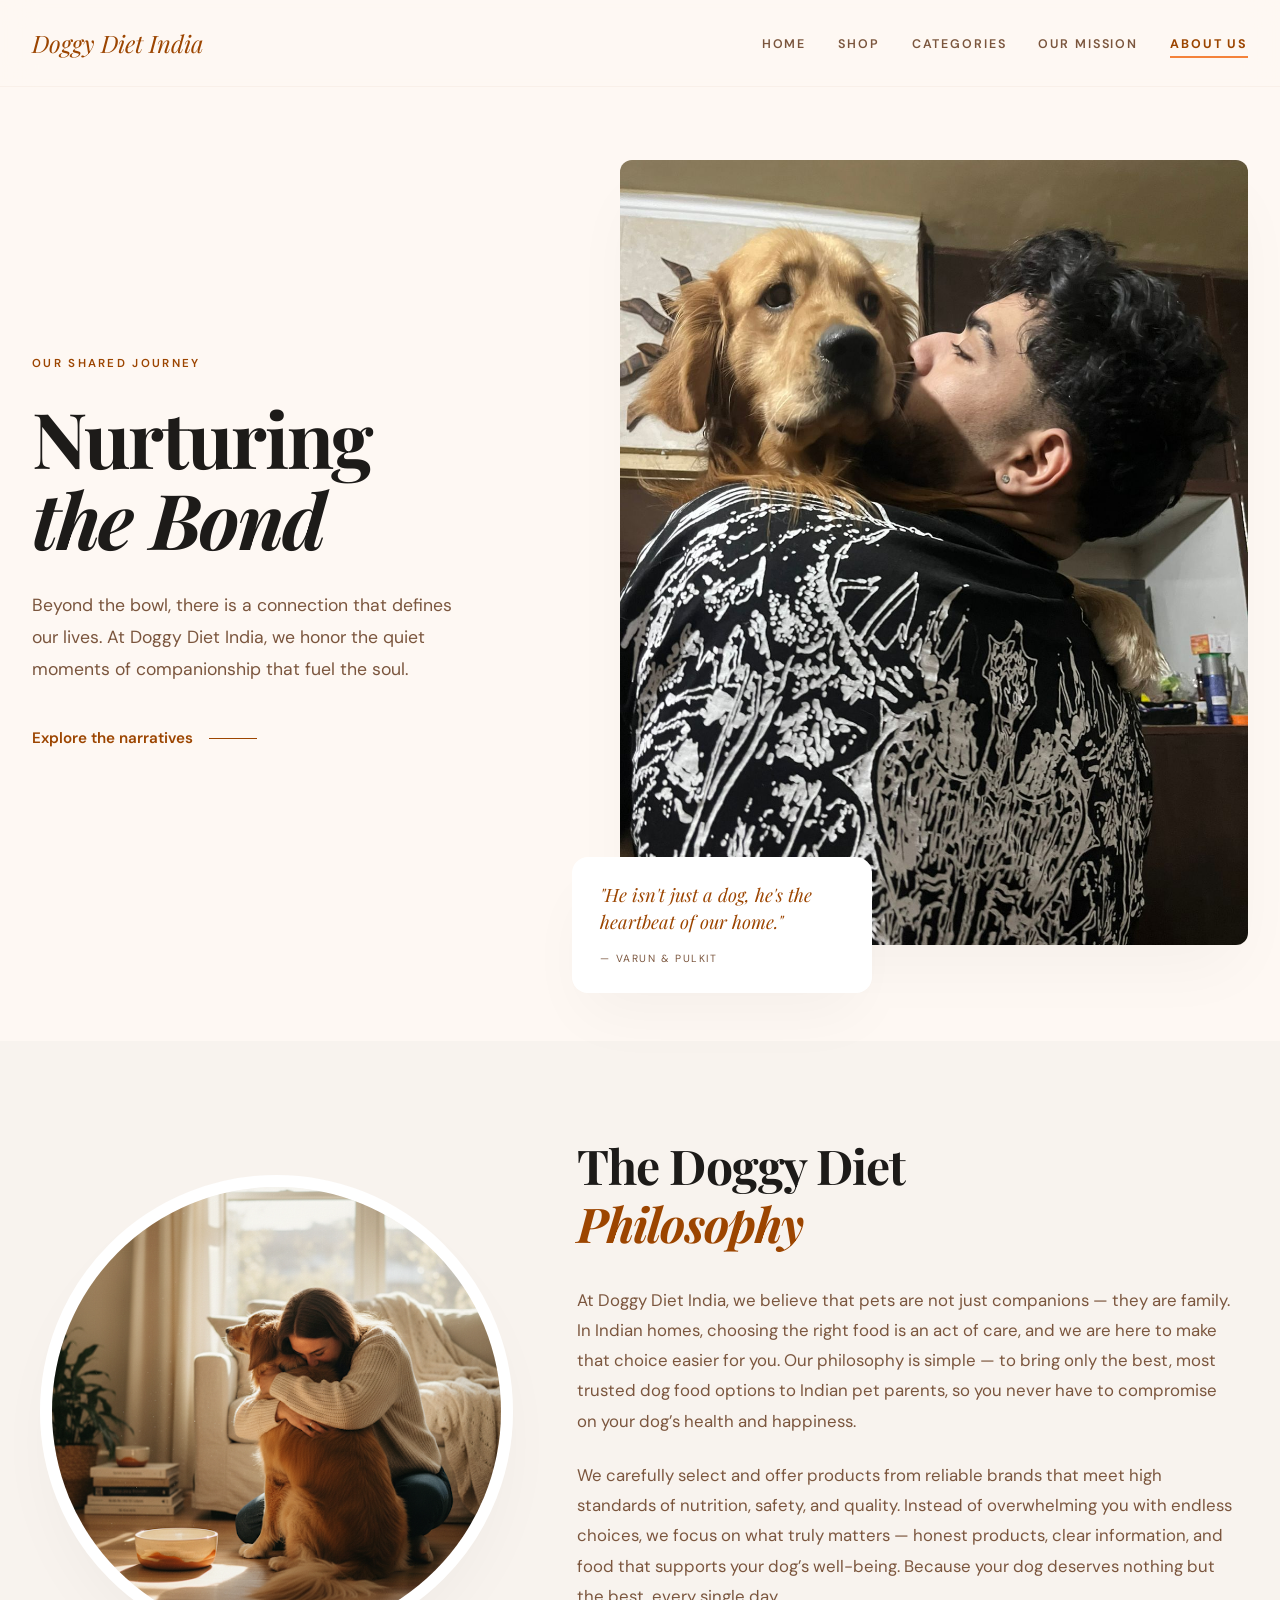
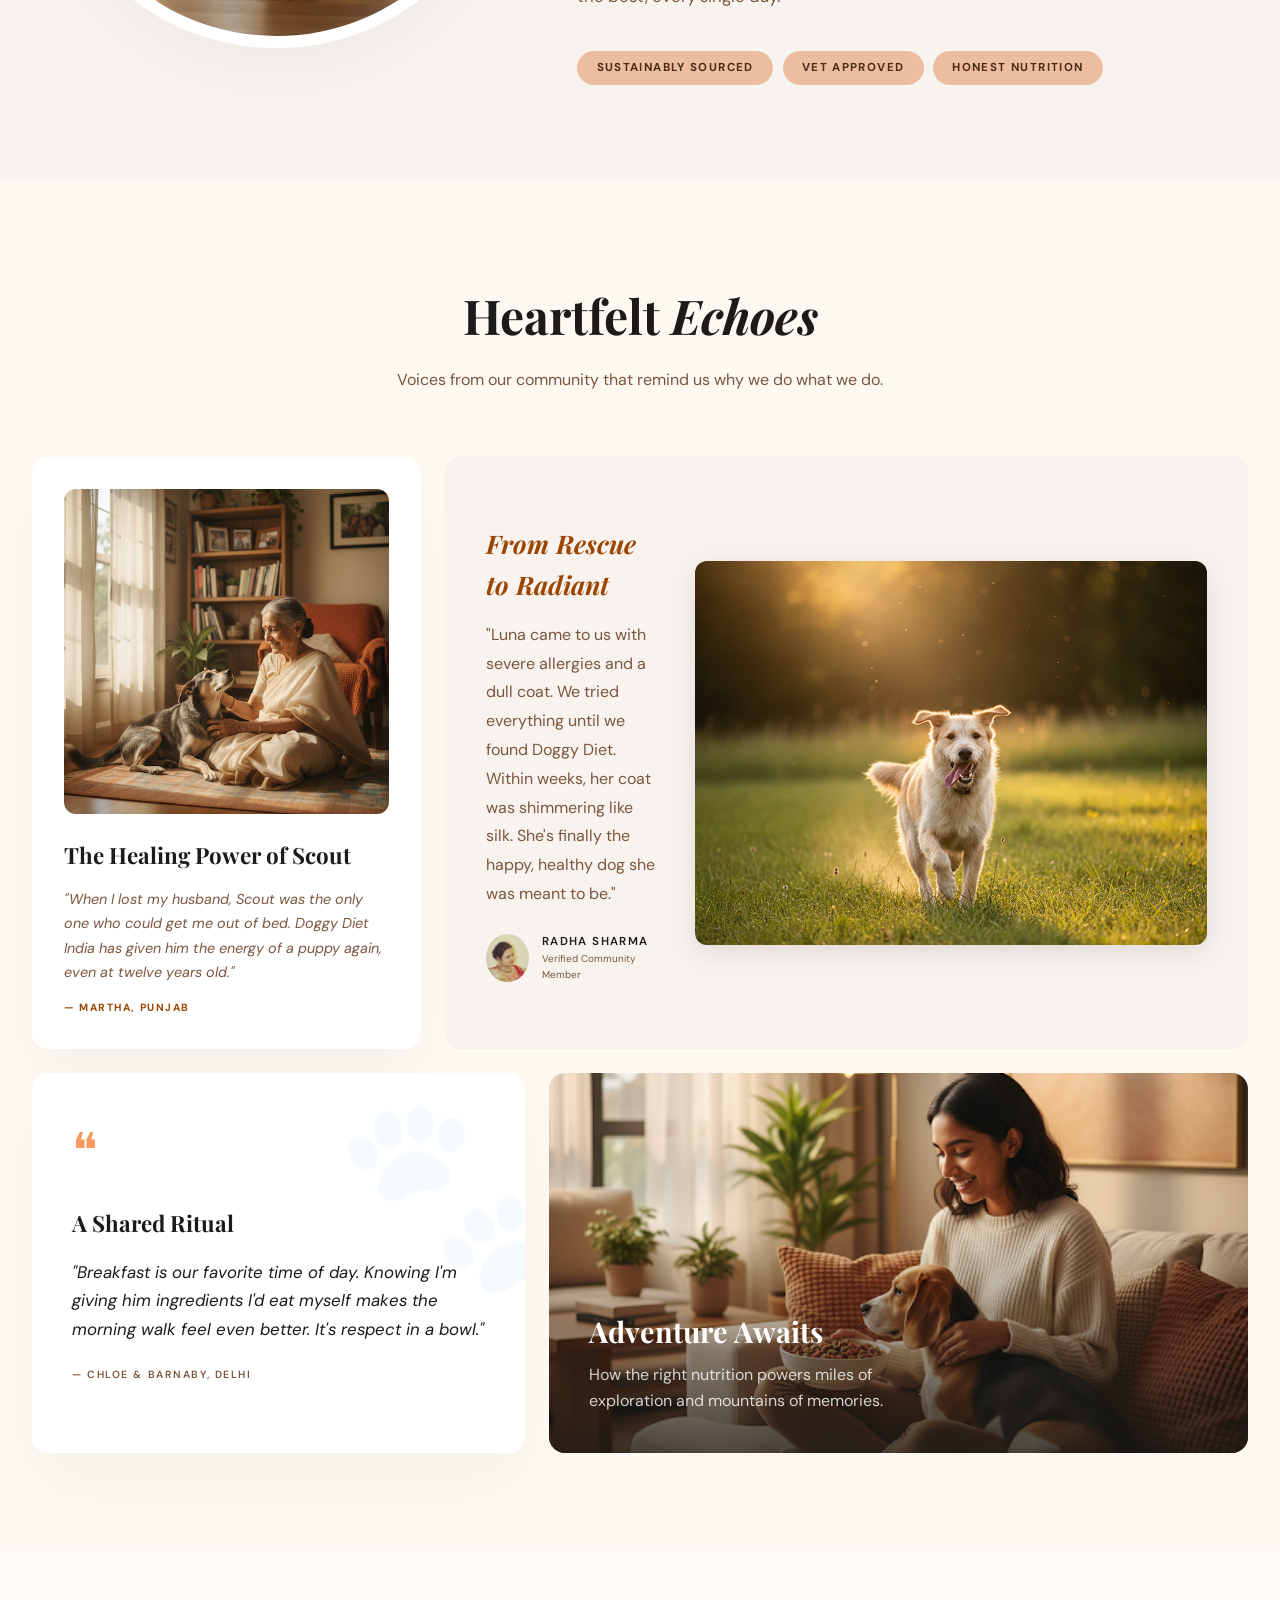
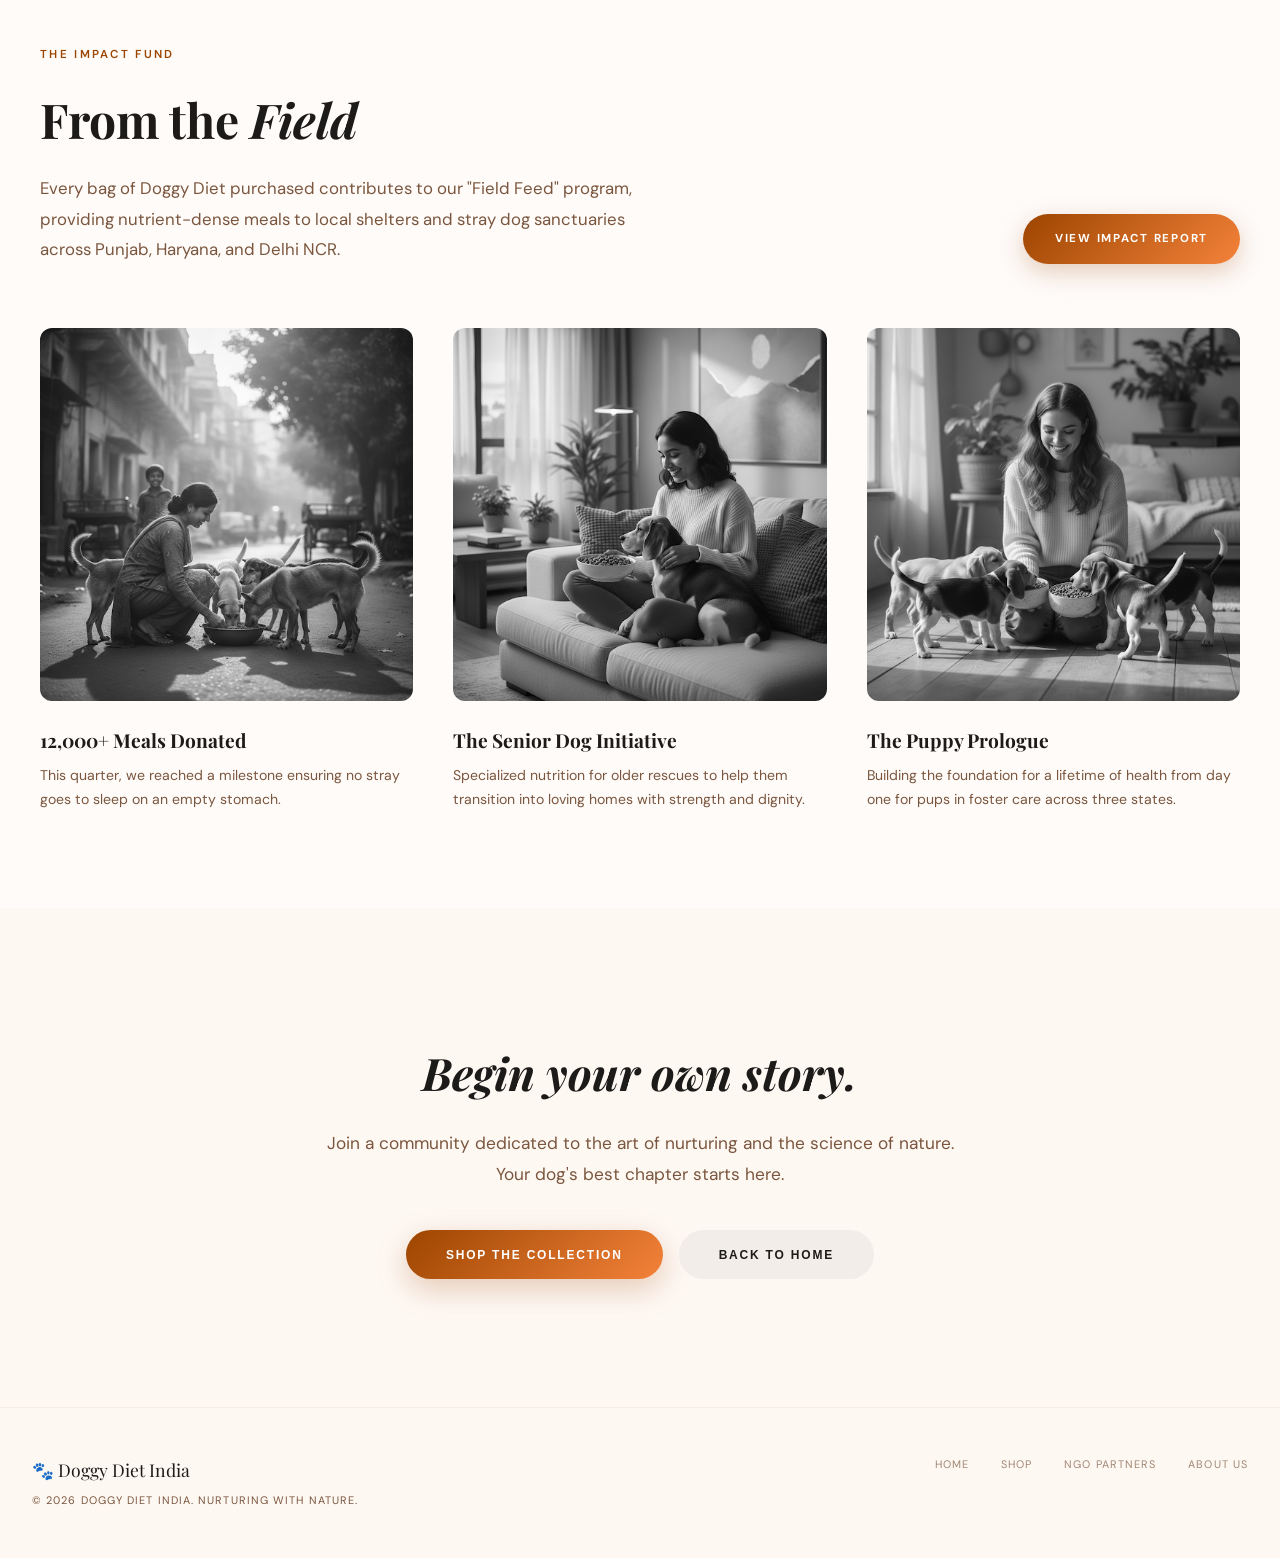
<file: about.html>
<!DOCTYPE html>
<html lang="en">

<head>
  <meta charset="UTF-8">
  <meta name="viewport" content="width=device-width, initial-scale=1.0">
  <title>About Us — Doggy Diet India</title>
  <meta name="description"
    content="Discover the story behind Doggy Diet India — premium, natural dog food crafted with love and veterinary science.">
  <link
    href="https://fonts.googleapis.com/css2?family=Playfair+Display:ital,wght@0,400;0,700;0,800;1,400;1,700&family=DM+Sans:wght@300;400;500;600;700&display=swap"
    rel="stylesheet" />
  <link href="https://fonts.googleapis.com/css2?family=Material+Symbols+Outlined:wght,FILL@100..700,0..1&display=swap"
    rel="stylesheet" />
  <style>
    /* ── RESET & VARS ─────────────────────────────── */
    *,
    *::before,
    *::after {
      margin: 0;
      padding: 0;
      box-sizing: border-box;
    }

    :root {
      --primary: #9c4500;
      --primary-light: #f4823a;
      --brown: #4A2C17;
      --brown-md: #7b563e;
      --brown-lt: #C49A6C;
      --orange: #F4823A;
      --orange-dk: #D96A22;
      --cream: #FDF8F3;
      --surface: #fef8f3;
      --surface-low: #f8f3ee;
      --surface-container: #f2ede8;
      --white: #ffffff;
      --text: #1d1b19;
      --secondary: #7b563e;
      --gray: #888;
      --outline: #ddc1b3;
      --shadow: 0 4px 20px rgba(74, 44, 23, .06);
      --shadow-lg: 0 32px 64px -12px rgba(29, 27, 25, .04);
    }

    html {
      scroll-behavior: smooth;
    }

    body {
      font-family: 'DM Sans', sans-serif;
      background: var(--surface);
      color: var(--text);
      line-height: 1.6;
      overflow-x: hidden;
    }

    a {
      text-decoration: none;
      color: inherit;
    }

    img {
      display: block;
      max-width: 100%;
    }

    /* ── NAV ──────────────────────────────────────── */
    .about-nav {
      position: fixed;
      top: 0;
      width: 100%;
      z-index: 50;
      background: rgba(254, 248, 243, .85);
      backdrop-filter: blur(16px);
      -webkit-backdrop-filter: blur(16px);
      border-bottom: 1px solid rgba(221, 193, 179, .15);
    }

    .about-nav-inner {
      display: flex;
      justify-content: space-between;
      align-items: center;
      max-width: 1400px;
      margin: 0 auto;
      padding: 1.5rem 2rem;
    }

    .about-nav-logo {
      font-family: 'Playfair Display', serif;
      font-style: italic;
      font-size: 1.5rem;
      color: var(--primary);
    }

    .about-nav-links {
      display: flex;
      gap: 2rem;
      list-style: none;
    }

    .about-nav-links a {
      font-size: .78rem;
      font-weight: 600;
      text-transform: uppercase;
      letter-spacing: .15em;
      color: var(--brown-md);
      transition: color .3s;
    }

    .about-nav-links a:hover,
    .about-nav-links a.active {
      color: var(--primary);
    }

    .about-nav-links a.active {
      border-bottom: 2px solid var(--primary-light);
      padding-bottom: 4px;
      font-weight: 700;
    }

    /* ── HERO ─────────────────────────────────────── */
    .about-hero {
      padding: 10rem 2rem 6rem;
      max-width: 1400px;
      margin: 0 auto;
      display: flex;
      align-items: center;
      gap: 4rem;
    }

    .about-hero-text {
      flex: 1;
      z-index: 2;
    }

    .about-hero-label {
      font-size: .72rem;
      text-transform: uppercase;
      letter-spacing: .2em;
      color: var(--primary);
      font-weight: 600;
      margin-bottom: 1.5rem;
    }

    .about-hero-title {
      font-family: 'Playfair Display', serif;
      font-size: clamp(3rem, 6vw, 5.5rem);
      line-height: 1.05;
      letter-spacing: -.03em;
      color: var(--text);
      margin-bottom: 2rem;
    }

    .about-hero-title em {
      font-style: italic;
    }

    .about-hero-desc {
      font-size: 1.1rem;
      color: var(--secondary);
      max-width: 420px;
      line-height: 1.8;
      margin-bottom: 2.5rem;
    }

    .about-hero-link {
      display: inline-flex;
      align-items: center;
      gap: 1rem;
      color: var(--primary);
      font-weight: 600;
      font-size: .95rem;
    }

    .about-hero-link .line {
      display: inline-block;
      width: 48px;
      height: 1px;
      background: var(--primary);
      transition: transform .3s;
      transform-origin: left;
    }

    .about-hero-link:hover .line {
      transform: scaleX(1.5);
    }

    .about-hero-img {
      flex: 1.2;
      position: relative;
    }

    .about-hero-img .img-main {
      width: 100%;
      aspect-ratio: 4/5;
      object-fit: cover;
      border-radius: 12px;
      box-shadow: var(--shadow-lg);
    }

    .about-hero-float {
      position: absolute;
      bottom: -3rem;
      left: -3rem;
      background: var(--white);
      border-radius: 16px;
      padding: 1.5rem 1.8rem;
      box-shadow: var(--shadow-lg);
      max-width: 300px;
    }

    .about-hero-float p {
      font-family: 'Playfair Display', serif;
      font-style: italic;
      font-size: 1.15rem;
      color: var(--primary);
      margin-bottom: .5rem;
      line-height: 1.5;
    }

    .about-hero-float span {
      font-size: .65rem;
      text-transform: uppercase;
      letter-spacing: .15em;
      color: var(--secondary);
    }

    /* ── FOUNDER / PHILOSOPHY ─────────────────────── */
    .philosophy-section {
      background: var(--surface-low);
      padding: 6rem 2rem;
      overflow: hidden;
    }

    .philosophy-inner {
      max-width: 1200px;
      margin: 0 auto;
      display: grid;
      grid-template-columns: 5fr 7fr;
      gap: 4rem;
      align-items: center;
    }

    .philosophy-img-wrap {
      aspect-ratio: 1;
      border-radius: 50%;
      overflow: hidden;
      border: 12px solid var(--white);
      box-shadow: var(--shadow-lg);
    }

    .philosophy-img-wrap img {
      width: 100%;
      height: 100%;
      object-fit: cover;
    }

    .philosophy-text h2 {
      font-family: 'Playfair Display', serif;
      font-size: clamp(2rem, 4vw, 3rem);
      line-height: 1.2;
      letter-spacing: -.02em;
      margin-bottom: 2rem;
    }

    .philosophy-text h2 em {
      color: var(--primary);
      font-style: italic;
    }

    .philosophy-text p {
      font-size: 1.05rem;
      color: var(--secondary);
      line-height: 1.8;
      margin-bottom: 1.5rem;
    }

    .philosophy-tags {
      display: flex;
      flex-wrap: wrap;
      gap: .6rem;
      margin-top: 2.5rem;
    }

    .philosophy-tag {
      padding: .5rem 1.2rem;
      border-radius: 50px;
      background: #edbd9f;
      color: var(--brown);
      font-size: .72rem;
      font-weight: 700;
      text-transform: uppercase;
      letter-spacing: .12em;
    }

    /* ── COMMUNITY STORIES / BENTO GRID ───────────── */
    .stories-section {
      padding: 6rem 2rem;
      max-width: 1400px;
      margin: 0 auto;
    }

    .stories-header {
      text-align: center;
      margin-bottom: 4rem;
    }

    .stories-header h2 {
      font-family: 'Playfair Display', serif;
      font-size: clamp(2rem, 4vw, 3rem);
      margin-bottom: .8rem;
    }

    .stories-header h2 em {
      font-style: italic;
    }

    .stories-header p {
      color: var(--secondary);
      max-width: 500px;
      margin: 0 auto;
    }

    .bento-grid {
      display: grid;
      grid-template-columns: repeat(12, 1fr);
      gap: 1.5rem;
    }

    /* Story 1 — small card */
    .story-card-1 {
      grid-column: span 4;
      background: var(--white);
      padding: 2rem;
      border-radius: 16px;
      box-shadow: var(--shadow-lg);
      transition: transform .3s;
    }

    .story-card-1:hover {
      transform: translateY(-4px);
    }

    .story-card-1 .story-img {
      width: 100%;
      aspect-ratio: 1;
      object-fit: cover;
      border-radius: 12px;
      margin-bottom: 1.5rem;
      transition: transform .7s;
    }

    .story-card-1:hover .story-img {
      transform: scale(1.03);
    }

    .story-card-1 h3 {
      font-family: 'Playfair Display', serif;
      font-size: 1.4rem;
      margin-bottom: .8rem;
      color: var(--text);
    }

    .story-card-1 .story-quote {
      font-size: .9rem;
      color: var(--secondary);
      line-height: 1.7;
      font-style: italic;
      margin-bottom: 1rem;
    }

    .story-card-1 .story-author {
      font-size: .65rem;
      text-transform: uppercase;
      letter-spacing: .15em;
      color: var(--primary);
      font-weight: 700;
    }

    /* Story 2 — wide highlight card */
    .story-card-2 {
      grid-column: span 8;
      background: var(--surface-low);
      padding: 2.5rem;
      border-radius: 16px;
      display: flex;
      gap: 2rem;
      align-items: center;
      border: 1px solid rgba(221, 193, 179, .1);
    }

    .story-card-2 .story-text {
      flex: 1;
    }

    .story-card-2 h3 {
      font-family: 'Playfair Display', serif;
      font-style: italic;
      font-size: 1.6rem;
      color: var(--primary);
      margin-bottom: 1rem;
    }

    .story-card-2 .story-body {
      color: var(--secondary);
      line-height: 1.8;
      margin-bottom: 1.5rem;
    }

    .story-card-2 .story-avatar {
      display: flex;
      align-items: center;
      gap: .8rem;
    }

    .story-card-2 .avatar-img {
      width: 48px;
      height: 48px;
      border-radius: 50%;
      object-fit: cover;
    }

    .story-card-2 .avatar-name {
      font-size: .72rem;
      text-transform: uppercase;
      letter-spacing: .12em;
      font-weight: 600;
    }

    .story-card-2 .avatar-sub {
      font-size: .62rem;
      color: var(--secondary);
    }

    .story-card-2 .story-image {
      flex: 1;
      aspect-ratio: 4/3;
      object-fit: cover;
      border-radius: 12px;
      box-shadow: 0 8px 30px rgba(0, 0, 0, .1);
    }

    /* Story 3 — quote card */
    .story-card-3 {
      grid-column: span 5;
      background: var(--white);
      padding: 2.5rem;
      border-radius: 16px;
      box-shadow: var(--shadow-lg);
      position: relative;
      overflow: hidden;
    }

    .story-card-3 .quote-icon {
      font-size: 3rem;
      color: var(--primary-light);
      margin-bottom: 1rem;
      opacity: .8;
    }

    .story-card-3 h3 {
      font-family: 'Playfair Display', serif;
      font-size: 1.4rem;
      margin-bottom: 1rem;
    }

    .story-card-3 .story-quote {
      font-size: 1.05rem;
      color: var(--text);
      line-height: 1.7;
      font-style: italic;
      margin-bottom: 1.5rem;
    }

    .story-card-3 .story-author {
      font-size: .65rem;
      text-transform: uppercase;
      letter-spacing: .15em;
      color: var(--secondary);
      font-weight: 600;
    }

    .story-card-3 .bg-paw {
      position: absolute;
      top: -2rem;
      right: -3rem;
      font-size: 12rem;
      opacity: .03;
      pointer-events: none;
    }

    /* Story 4 — image with text overlay */
    .story-card-4 {
      grid-column: span 7;
      border-radius: 16px;
      overflow: hidden;
      position: relative;
      min-height: 380px;
    }

    .story-card-4 img {
      position: absolute;
      inset: 0;
      width: 100%;
      height: 100%;
      object-fit: cover;
    }

    .story-card-4 .overlay {
      position: absolute;
      inset: 0;
      background: linear-gradient(to top, rgba(29, 27, 25, .75) 0%, transparent 60%);
    }

    .story-card-4 .overlay-text {
      position: absolute;
      bottom: 0;
      left: 0;
      padding: 2.5rem;
    }

    .story-card-4 h3 {
      font-family: 'Playfair Display', serif;
      font-size: 1.8rem;
      color: var(--white);
      margin-bottom: .5rem;
    }

    .story-card-4 p {
      color: rgba(255, 255, 255, .8);
      max-width: 360px;
    }

    /* ── IMPACT / DONATION SECTION ────────────────── */
    .impact-section {
      padding: 6rem 2rem;
      background: rgba(255, 255, 255, .5);
      border-top: 1px solid rgba(221, 193, 179, .1);
      border-bottom: 1px solid rgba(221, 193, 179, .1);
    }

    .impact-inner {
      max-width: 1200px;
      margin: 0 auto;
    }

    .impact-top {
      display: flex;
      justify-content: space-between;
      align-items: flex-end;
      gap: 2rem;
      margin-bottom: 4rem;
      flex-wrap: wrap;
    }

    .impact-top-text {
      max-width: 600px;
    }

    .impact-label {
      font-size: .72rem;
      text-transform: uppercase;
      letter-spacing: .2em;
      color: var(--primary);
      font-weight: 600;
      margin-bottom: 1rem;
    }

    .impact-title {
      font-family: 'Playfair Display', serif;
      font-size: clamp(2rem, 4vw, 3rem);
      margin-bottom: 1rem;
    }

    .impact-title em {
      font-style: italic;
    }

    .impact-desc {
      font-size: 1.05rem;
      color: var(--secondary);
      line-height: 1.8;
    }

    .impact-btn {
      display: inline-block;
      background: linear-gradient(135deg, var(--primary) 0%, var(--primary-light) 100%);
      color: var(--white);
      padding: 1rem 2rem;
      border-radius: 50px;
      font-size: .72rem;
      text-transform: uppercase;
      letter-spacing: .15em;
      font-weight: 700;
      border: none;
      cursor: pointer;
      box-shadow: 0 8px 24px rgba(156, 69, 0, .25);
      transition: opacity .3s, transform .3s;
    }

    .impact-btn:hover {
      opacity: .9;
      transform: translateY(-2px);
    }

    .impact-grid {
      display: grid;
      grid-template-columns: repeat(3, 1fr);
      gap: 2.5rem;
    }

    .impact-card .impact-img {
      width: 100%;
      aspect-ratio: 1;
      object-fit: cover;
      border-radius: 12px;
      filter: grayscale(100%);
      transition: filter .7s, transform .3s;
      cursor: pointer;
      margin-bottom: 1.5rem;
    }

    .impact-card .impact-img:hover {
      filter: grayscale(0%);
      transform: scale(1.02);
    }

    .impact-card h4 {
      font-family: 'Playfair Display', serif;
      font-size: 1.2rem;
      margin-bottom: .5rem;
    }

    .impact-card p {
      font-size: .88rem;
      color: var(--secondary);
      line-height: 1.7;
    }

    /* ── CTA SECTION ──────────────────────────────── */
    .about-cta {
      padding: 8rem 2rem;
      text-align: center;
      max-width: 700px;
      margin: 0 auto;
    }

    .about-cta h2 {
      font-family: 'Playfair Display', serif;
      font-style: italic;
      font-size: clamp(2rem, 4vw, 2.8rem);
      margin-bottom: 1.2rem;
    }

    .about-cta p {
      font-size: 1.08rem;
      color: var(--secondary);
      line-height: 1.8;
      margin-bottom: 2.5rem;
    }

    .about-cta-btns {
      display: flex;
      gap: 1rem;
      justify-content: center;
      flex-wrap: wrap;
    }

    .cta-btn-primary {
      background: linear-gradient(135deg, var(--primary) 0%, var(--primary-light) 100%);
      color: var(--white);
      padding: 1.1rem 2.5rem;
      border-radius: 50px;
      font-size: .75rem;
      text-transform: uppercase;
      letter-spacing: .15em;
      font-weight: 700;
      border: none;
      cursor: pointer;
      box-shadow: 0 10px 30px rgba(156, 69, 0, .25);
      transition: all .3s;
    }

    .cta-btn-primary:hover {
      transform: translateY(-2px);
      opacity: .95;
    }

    .cta-btn-secondary {
      background: var(--surface-container);
      color: var(--text);
      padding: 1.1rem 2.5rem;
      border-radius: 50px;
      font-size: .75rem;
      text-transform: uppercase;
      letter-spacing: .15em;
      font-weight: 700;
      border: none;
      cursor: pointer;
      transition: all .3s;
    }

    .cta-btn-secondary:hover {
      background: #e6e2dd;
      transform: translateY(-2px);
    }

    /* ── FOOTER ───────────────────────────────────── */
    .about-footer {
      background: var(--surface);
      padding: 3rem 2rem;
      border-top: 1px solid rgba(221, 193, 179, .2);
    }

    .about-footer-inner {
      max-width: 1400px;
      margin: 0 auto;
      display: flex;
      justify-content: space-between;
      align-items: flex-start;
      gap: 2rem;
      flex-wrap: wrap;
    }

    .footer-brand-name {
      font-family: 'Playfair Display', serif;
      font-size: 1.1rem;
      color: var(--text);
      margin-bottom: .5rem;
    }

    .footer-copy {
      font-size: .68rem;
      text-transform: uppercase;
      letter-spacing: .1em;
      color: var(--brown-md);
    }

    .footer-links {
      display: flex;
      flex-wrap: wrap;
      gap: 2rem;
    }

    .footer-links a {
      font-size: .68rem;
      text-transform: uppercase;
      letter-spacing: .1em;
      color: var(--brown-md);
      opacity: .7;
      transition: opacity .3s, color .3s;
    }

    .footer-links a:hover {
      opacity: 1;
      color: var(--primary);
    }

    /* ── RESPONSIVE ───────────────────────────────── */
    @media (max-width: 1024px) {
      .about-hero {
        flex-direction: column;
        gap: 3rem;
        padding-top: 8rem;
      }

      .about-hero-float {
        display: none;
      }

      .philosophy-inner {
        grid-template-columns: 1fr;
        gap: 3rem;
      }

      .philosophy-img-wrap {
        max-width: 350px;
        margin: 0 auto;
      }

      .story-card-2 {
        flex-direction: column;
      }

      .story-card-2 .story-image {
        width: 100%;
      }
    }

    @media (max-width: 768px) {
      .about-nav-links {
        display: none;
      }

      .bento-grid {
        grid-template-columns: 1fr;
      }

      .story-card-1,
      .story-card-2,
      .story-card-3,
      .story-card-4 {
        grid-column: span 1;
      }

      .impact-grid {
        grid-template-columns: 1fr;
      }

      .impact-top {
        flex-direction: column;
        align-items: flex-start;
      }

      .about-hero-title {
        font-size: 2.8rem;
      }
    }

    /* ── ANIMATIONS ───────────────────────────────── */
    @keyframes fadeUp {
      from {
        opacity: 0;
        transform: translateY(24px);
      }

      to {
        opacity: 1;
        transform: translateY(0);
      }
    }

    .about-hero-text {
      animation: fadeUp .7s ease both;
    }

    .about-hero-img {
      animation: fadeUp .7s .15s ease both;
    }
  </style>
</head>

<body>

  <!-- NAV -->
  <nav class="about-nav">
    <div class="about-nav-inner">
      <a class="about-nav-logo" href="index.html">Doggy Diet India</a>
      <ul class="about-nav-links">
        <li><a href="index.html">Home</a></li>
        <li><a href="product.html">Shop</a></li>
        <li><a href="index.html#categories">Categories</a></li>
        <li><a href="ngo.html">Our Mission</a></li>
        <li><a href="about.html" class="active">About Us</a></li>
      </ul>
    </div>
  </nav>

  <main>

    <!-- HERO -->
    <section class="about-hero">
      <div class="about-hero-text">
        <p class="about-hero-label">Our Shared Journey</p>
        <h1 class="about-hero-title">
          Nurturing<br><em>the Bond</em>
        </h1>
        <p class="about-hero-desc">
          Beyond the bowl, there is a connection that defines our lives.
          At Doggy Diet India, we honor the quiet moments of companionship
          that fuel the soul.
        </p>
        <a class="about-hero-link" href="#stories">
          Explore the narratives
          <span class="line"></span>
        </a>
      </div>
      <div class="about-hero-img">
        <img class="img-main" src="images/PULLY.jpeg" alt="Dog parent with their happy pet">
        <!-- Floating Quote -->
        <div class="about-hero-float">
          <p>"He isn't just a dog, he's the heartbeat of our home."</p>
          <span>— Varun & Pulkit</span>
        </div>
      </div>
    </section>

    <!-- FOUNDER'S PHILOSOPHY -->
    <section class="philosophy-section">
      <div class="philosophy-inner">
        <div class="philosophy-img-wrap">
          <img src="images/start.png" alt="Doggy Diet founder with fresh ingredients">
        </div>
        <div class="philosophy-text">
          <h2>The Doggy Diet<br><em>Philosophy</em></h2>
          <p>
            At Doggy Diet India, we believe that pets are not just companions — they are family.
            In Indian homes, choosing the right food is an act of care, and we are here to make that choice easier for
            you.
            Our philosophy is simple — to bring only the best, most trusted dog food options to Indian pet parents,
            so you never have to compromise on your dog’s health and happiness.
          </p>
          <p>
            We carefully select and offer products from reliable brands that meet high standards of nutrition, safety,
            and quality.
            Instead of overwhelming you with endless choices, we focus on what truly matters — honest products, clear
            information,
            and food that supports your dog’s well-being. Because your dog deserves nothing but the best, every single
            day.
          </p>
          <div class="philosophy-tags">
            <span class="philosophy-tag">Sustainably Sourced</span>
            <span class="philosophy-tag">Vet Approved</span>
            <span class="philosophy-tag">Honest Nutrition</span>
          </div>
        </div>
      </div>
    </section>

    <!-- COMMUNITY STORIES — BENTO GRID -->
    <section class="stories-section" id="stories">
      <div class="stories-header">
        <h2>Heartfelt <em>Echoes</em></h2>
        <p>Voices from our community that remind us why we do what we do.</p>
      </div>

      <div class="bento-grid">
        <!-- Story 1 -->
        <div class="story-card-1">
          <img class="story-img" src="images/elderly_woman_with_dog.png" alt="Happy dog with owner">
          <h3>The Healing Power of Scout</h3>
          <p class="story-quote">
            "When I lost my husband, Scout was the only one who could get me out of bed.
            Doggy Diet India has given him the energy of a puppy again, even at twelve years old."
          </p>
          <p class="story-author">— Martha, Punjab</p>
        </div>

        <!-- Story 2 — Wide Highlight -->
        <div class="story-card-2">
          <div class="story-text">
            <h3>From Rescue to Radiant</h3>
            <p class="story-body">
              "Luna came to us with severe allergies and a dull coat. We tried everything
              until we found Doggy Diet. Within weeks, her coat was shimmering like silk.
              She's finally the happy, healthy dog she was meant to be."
            </p>
            <div class="story-avatar">
              <img class="avatar-img" src="images/RADHA.jpeg" alt="Sarah & Luna">
              <div>
                <p class="avatar-name">Radha Sharma</p>
                <p class="avatar-sub">Verified Community Member</p>
              </div>
            </div>
          </div>
          <img class="story-image" src="images/joyful_dog.png" alt="Happy healthy dog running">
        </div>

        <!-- Story 3 — Quote Card -->
        <div class="story-card-3">
          <div class="quote-icon">❝</div>
          <h3>A Shared Ritual</h3>
          <p class="story-quote">
            "Breakfast is our favorite time of day. Knowing I'm giving him ingredients
            I'd eat myself makes the morning walk feel even better. It's respect in a bowl."
          </p>
          <p class="story-author">— Chloe & Barnaby, Delhi</p>
          <span class="bg-paw">🐾</span>
        </div>

        <!-- Story 4 — Image Overlay Card -->
        <div class="story-card-4">
          <img src="images/ngoimage2.png" alt="Adventure with dog">
          <div class="overlay"></div>
          <div class="overlay-text">
            <h3>Adventure Awaits</h3>
            <p>How the right nutrition powers miles of exploration and mountains of memories.</p>
          </div>
        </div>
      </div>
    </section>

    <!-- IMPACT / DONATION SECTION -->
    <section class="impact-section">
      <div class="impact-inner">
        <div class="impact-top">
          <div class="impact-top-text">
            <p class="impact-label">The Impact Fund</p>
            <h2 class="impact-title">From the <em>Field</em></h2>
            <p class="impact-desc">
              Every bag of Doggy Diet purchased contributes to our "Field Feed" program,
              providing nutrient-dense meals to local shelters and stray dog sanctuaries
              across Punjab, Haryana, and Delhi NCR.
            </p>
          </div>
          <a href="ngo.html" class="impact-btn">View Impact Report</a>
        </div>

        <div class="impact-grid">
          <div class="impact-card">
            <img class="impact-img" src="images/donation.png" alt="Feeding stray dogs">
            <h4>12,000+ Meals Donated</h4>
            <p>This quarter, we reached a milestone ensuring no stray goes to sleep on an empty stomach.</p>
          </div>
          <div class="impact-card">
            <img class="impact-img" src="images/ngoimage2.png" alt="Senior dog care">
            <h4>The Senior Dog Initiative</h4>
            <p>Specialized nutrition for older rescues to help them transition into loving homes with strength and
              dignity.</p>
          </div>
          <div class="impact-card">
            <img class="impact-img" src="images/girl_feeding_puppies.png" alt="Puppies getting care">
            <h4>The Puppy Prologue</h4>
            <p>Building the foundation for a lifetime of health from day one for pups in foster care across three
              states.</p>
          </div>
        </div>
      </div>
    </section>

    <!-- CTA -->
    <section class="about-cta">
      <h2>Begin your own story.</h2>
      <p>
        Join a community dedicated to the art of nurturing and the science of
        nature. Your dog's best chapter starts here.
      </p>
      <div class="about-cta-btns">
        <a href="product.html"><button class="cta-btn-primary">Shop the Collection</button></a>
        <a href="index.html"><button class="cta-btn-secondary">Back to Home</button></a>
      </div>
    </section>

  </main>

  <!-- FOOTER -->
  <footer class="about-footer">
    <div class="about-footer-inner">
      <div>
        <p class="footer-brand-name">🐾 Doggy Diet India</p>
        <p class="footer-copy">© 2026 Doggy Diet India. Nurturing with Nature.</p>
      </div>
      <div class="footer-links">
        <a href="index.html">Home</a>
        <a href="product.html">Shop</a>
        <a href="ngo.html">NGO Partners</a>
        <a href="about.html">About Us</a>
      </div>
    </div>
  </footer>

</body>

</html>
</file>
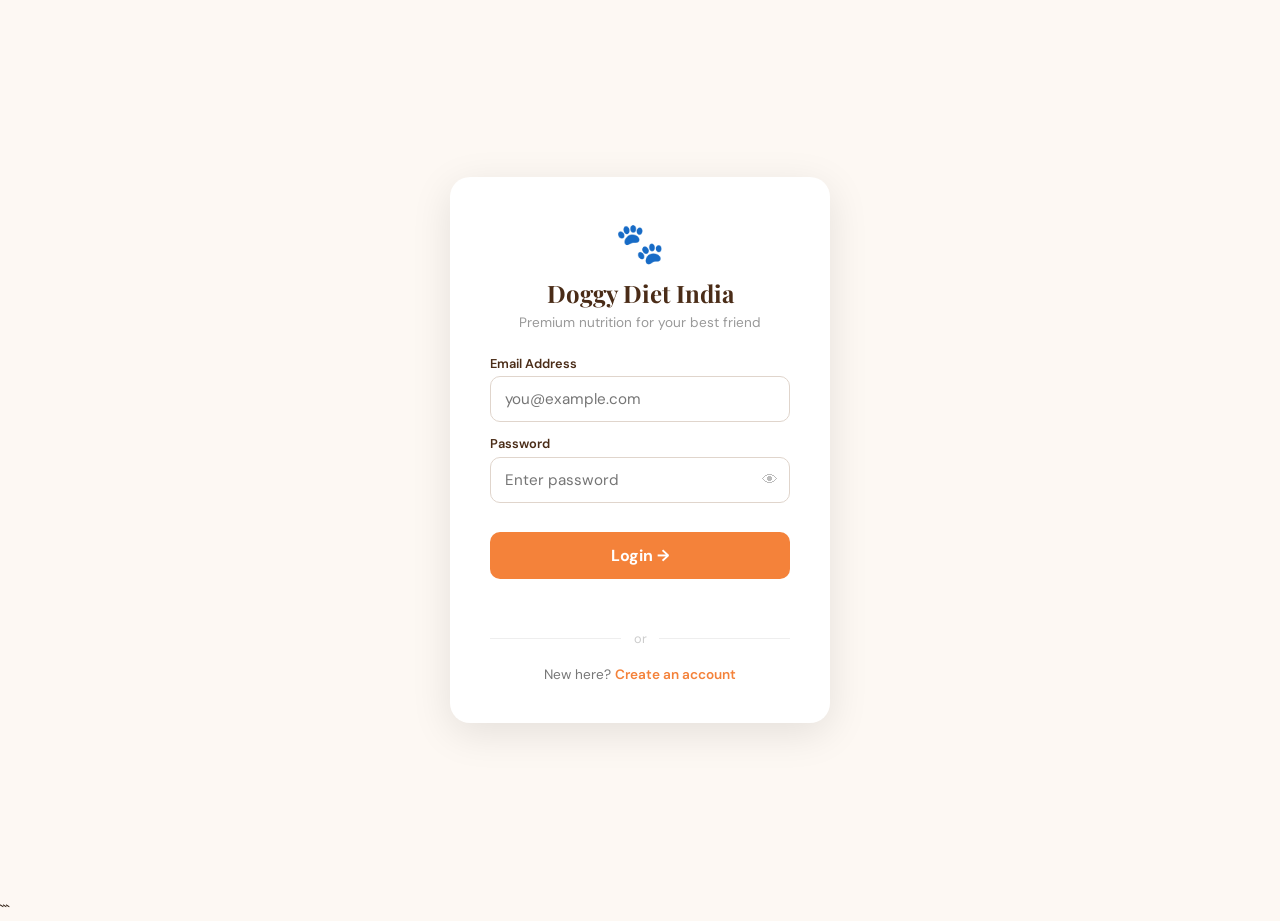
<file: admin.html>
<!DOCTYPE html>
<html lang="en">
<head>
  <meta charset="UTF-8" />
  <meta name="viewport" content="width=device-width, initial-scale=1.0"/>
  <title>Admin Panel — Doggy Diet India</title>
  <link href="https://fonts.googleapis.com/css2?family=Playfair+Display:wght@700;800&family=DM+Sans:wght@300;400;500;600&display=swap" rel="stylesheet"/>
  <style>
    * { margin:0; padding:0; box-sizing:border-box; }
    body {
      font-family: 'DM Sans', sans-serif;
      background: #f5f5f5;
      display: flex;
      min-height: 100vh;
    }

    /* ── SIDEBAR ── */
    .sidebar {
      width: 240px;
      background: #1a1a2e;
      color: white;
      display: flex;
      flex-direction: column;
      position: fixed;
      height: 100vh;
      z-index: 100;
    }
    .sidebar-logo {
      padding: 1.5rem;
      border-bottom: 1px solid rgba(255,255,255,.1);
    }
    .sidebar-logo .brand {
      font-family: 'Playfair Display', serif;
      font-size: 1.1rem;
      color: #F4823A;
    }
    .sidebar-logo .sub {
      font-size: .75rem;
      color: rgba(255,255,255,.5);
      margin-top: .2rem;
    }
    .sidebar-nav {
      flex: 1;
      padding: 1rem 0;
    }
    .nav-item {
      display: flex;
      align-items: center;
      gap: .8rem;
      padding: .8rem 1.5rem;
      cursor: pointer;
      color: rgba(255,255,255,.7);
      transition: all .2s;
      border-left: 3px solid transparent;
      font-size: .9rem;
    }
    .nav-item:hover {
      background: rgba(255,255,255,.05);
      color: white;
    }
    .nav-item.active {
      background: rgba(244,130,58,.15);
      color: #F4823A;
      border-left-color: #F4823A;
    }
    .nav-icon { font-size: 1.1rem; }
    .sidebar-footer {
      padding: 1rem 1.5rem;
      border-top: 1px solid rgba(255,255,255,.1);
    }
    .admin-info {
      display: flex;
      align-items: center;
      gap: .8rem;
      margin-bottom: .8rem;
    }
    .admin-avatar {
      width: 36px;
      height: 36px;
      background: #F4823A;
      border-radius: 50%;
      display: flex;
      align-items: center;
      justify-content: center;
      font-size: 1.2rem;
    }
    .admin-name { font-size: .85rem; font-weight: 600; }
    .admin-role { font-size: .72rem; color: #F4823A; }
    .btn-logout {
      width: 100%;
      padding: .6rem;
      background: rgba(255,255,255,.08);
      color: white;
      border: 1px solid rgba(255,255,255,.15);
      border-radius: 8px;
      cursor: pointer;
      font-size: .85rem;
      transition: background .2s;
    }
    .btn-logout:hover { background: rgba(255,0,0,.2); }

    /* ── MAIN ── */
    .main {
      margin-left: 240px;
      flex: 1;
      display: flex;
      flex-direction: column;
    }
    .topbar {
      background: white;
      padding: 1rem 2rem;
      display: flex;
      justify-content: space-between;
      align-items: center;
      box-shadow: 0 1px 4px rgba(0,0,0,.08);
      position: sticky;
      top: 0;
      z-index: 50;
    }
    .page-title {
      font-size: 1.3rem;
      font-weight: 700;
      color: #1a1a2e;
    }
    .topbar-right {
      display: flex;
      align-items: center;
      gap: 1rem;
    }
    .live-badge {
      background: #e8f5e9;
      color: #2e7d32;
      padding: .3rem .8rem;
      border-radius: 20px;
      font-size: .78rem;
      font-weight: 600;
    }
    .content {
      padding: 2rem;
      flex: 1;
    }

    /* ── SECTIONS ── */
    .section { display: none; }
    .section.active { display: block; }

    /* ── STATS CARDS ── */
    .stats-grid {
      display: grid;
      grid-template-columns: repeat(4, 1fr);
      gap: 1.2rem;
      margin-bottom: 2rem;
    }
    .stat-card {
      background: white;
      border-radius: 16px;
      padding: 1.5rem;
      box-shadow: 0 2px 10px rgba(0,0,0,.05);
      position: relative;
      overflow: hidden;
    }
    .stat-card::before {
      content: '';
      position: absolute;
      top: 0; left: 0; right: 0;
      height: 4px;
    }
    .stat-card.orange::before { background: #F4823A; }
    .stat-card.blue::before   { background: #2196F3; }
    .stat-card.green::before  { background: #4CAF50; }
    .stat-card.purple::before { background: #9C27B0; }
    .stat-icon {
      font-size: 2rem;
      margin-bottom: .5rem;
    }
    .stat-value {
      font-size: 1.8rem;
      font-weight: 700;
      color: #1a1a2e;
    }
    .stat-label {
      font-size: .82rem;
      color: #999;
      margin-top: .2rem;
    }
    .stat-change {
      font-size: .75rem;
      color: #4CAF50;
      margin-top: .3rem;
      font-weight: 600;
    }

    /* ── TABLES ── */
    .card {
      background: white;
      border-radius: 16px;
      box-shadow: 0 2px 10px rgba(0,0,0,.05);
      overflow: hidden;
      margin-bottom: 1.5rem;
    }
    .card-head {
      padding: 1.2rem 1.5rem;
      display: flex;
      justify-content: space-between;
      align-items: center;
      border-bottom: 1px solid #f0f0f0;
    }
    .card-title {
      font-weight: 700;
      color: #1a1a2e;
      font-size: 1rem;
    }
    table {
      width: 100%;
      border-collapse: collapse;
    }
    th {
      background: #f8f9fa;
      padding: .8rem 1.2rem;
      text-align: left;
      font-size: .8rem;
      font-weight: 700;
      color: #888;
      text-transform: uppercase;
      letter-spacing: .5px;
    }
    td {
      padding: .9rem 1.2rem;
      border-bottom: 1px solid #f5f5f5;
      font-size: .88rem;
      color: #444;
    }
    tr:last-child td { border-bottom: none; }
    tr:hover td { background: #fafafa; }

    /* ── BADGES ── */
    .badge {
      padding: .25rem .7rem;
      border-radius: 20px;
      font-size: .75rem;
      font-weight: 600;
    }
    .badge-success  { background:#e8f5e9; color:#2e7d32; }
    .badge-danger   { background:#ffebee; color:#c62828; }
    .badge-warning  { background:#fff8e1; color:#f57f17; }
    .badge-info     { background:#e3f2fd; color:#1565c0; }
    .badge-admin    { background:#f3e5f5; color:#6a1b9a; }
    .badge-user     { background:#e8f5e9; color:#2e7d32; }

    /* ── PRODUCT FORM ── */
    .form-grid {
      display: grid;
      grid-template-columns: 1fr 1fr;
      gap: 1rem;
      padding: 1.5rem;
    }
    .form-group {
      display: flex;
      flex-direction: column;
      gap: .4rem;
    }
    .form-group.full { grid-column: 1 / -1; }
    .form-group label {
      font-size: .82rem;
      font-weight: 600;
      color: #555;
    }
    .form-group input,
    .form-group select,
    .form-group textarea {
      padding: .7rem 1rem;
      border: 1.5px solid #e0e0e0;
      border-radius: 10px;
      font-family: 'DM Sans', sans-serif;
      font-size: .9rem;
      outline: none;
      transition: border .2s;
    }
    .form-group input:focus,
    .form-group select:focus,
    .form-group textarea:focus {
      border-color: #F4823A;
    }
    .form-group textarea { resize: vertical; min-height: 80px; }
    .form-actions {
      padding: 1rem 1.5rem;
      border-top: 1px solid #f0f0f0;
      display: flex;
      gap: .8rem;
    }

    /* ── BUTTONS ── */
    .btn {
      padding: .6rem 1.2rem;
      border-radius: 8px;
      border: none;
      cursor: pointer;
      font-weight: 600;
      font-size: .88rem;
      font-family: 'DM Sans', sans-serif;
      transition: all .2s;
    }
    .btn-primary {
      background: #F4823A;
      color: white;
    }
    .btn-primary:hover { background: #D96A22; }
    .btn-secondary {
      background: #f0f0f0;
      color: #555;
    }
    .btn-secondary:hover { background: #e0e0e0; }
    .btn-danger {
      background: #ffebee;
      color: #c62828;
    }
    .btn-danger:hover { background: #ffcdd2; }
    .btn-sm {
      padding: .35rem .8rem;
      font-size: .78rem;
    }

    /* ── SEARCH ── */
    .search-box {
      padding: .6rem 1rem;
      border: 1.5px solid #e0e0e0;
      border-radius: 20px;
      font-family: 'DM Sans', sans-serif;
      font-size: .88rem;
      outline: none;
      width: 220px;
    }
    .search-box:focus { border-color: #F4823A; }

    /* ── EMPTY STATE ── */
    .empty-state {
      text-align: center;
      padding: 3rem;
      color: #999;
    }
    .empty-state .icon { font-size: 3rem; margin-bottom: 1rem; }

    /* ── TOAST ── */
    .toast {
      position: fixed;
      bottom: 2rem;
      right: 2rem;
      background: #1a1a2e;
      color: white;
      padding: .8rem 1.5rem;
      border-radius: 10px;
      font-size: .9rem;
      opacity: 0;
      transition: opacity .3s;
      z-index: 9999;
    }
    .toast.show { opacity: 1; }

    /* ── RESPONSIVE ── */
    @media(max-width: 1024px) {
      .stats-grid { grid-template-columns: repeat(2, 1fr); }
    }
    @media(max-width: 768px) {
      .sidebar { width: 60px; }
      .sidebar-logo .brand,
      .sidebar-logo .sub,
      .nav-item span,
      .admin-info .admin-name,
      .admin-info .admin-role,
      .btn-logout { display: none; }
      .main { margin-left: 60px; }
      .stats-grid { grid-template-columns: 1fr 1fr; }
      .form-grid { grid-template-columns: 1fr; }
    }
  </style>
</head>
<body>

<!-- SIDEBAR -->
<aside class="sidebar">
  <div class="sidebar-logo">
    <div class="brand">🐾 Doggy Diet</div>
    <div class="sub">Admin Panel</div>
  </div>

  <nav class="sidebar-nav">
    <div class="nav-item active" onclick="showSection('dashboard')">
      <span class="nav-icon">📊</span>
      <span>Dashboard</span>
    </div>
    <div class="nav-item" onclick="showSection('products')">
      <span class="nav-icon">🛍</span>
      <span>Products</span>
    </div>
    <div class="nav-item" onclick="showSection('orders')">
      <span class="nav-icon">📦</span>
      <span>Orders</span>
    </div>
    <div class="nav-item" onclick="showSection('users')">
      <span class="nav-icon">👥</span>
      <span>Users</span>
    </div>
    <div class="nav-item" onclick="window.open('index.html','_blank')">
      <span class="nav-icon">🌐</span>
      <span>View Store</span>
    </div>
  </nav>

  <div class="sidebar-footer">
    <div class="admin-info">
      <div class="admin-avatar">👑</div>
      <div>
        <div class="admin-name" id="adminName">Admin</div>
        <div class="admin-role">Super Admin</div>
      </div>
    </div>
    <button class="btn-logout" onclick="adminLogout()">
      🚪 Logout
    </button>
  </div>
</aside>

<!-- MAIN -->
<main class="main">

  <!-- TOPBAR -->
  <div class="topbar">
    <div class="page-title" id="pageTitle">📊 Dashboard</div>
    <div class="topbar-right">
      <span class="live-badge">🟢 Live</span>
      <span style="font-size:.85rem;color:#888;">
        Doggy Diet India
      </span>
    </div>
  </div>

  <div class="content">

    <!-- ════ DASHBOARD ════ -->
    <div class="section active" id="section-dashboard">

      <div class="stats-grid">
        <div class="stat-card orange">
          <div class="stat-icon">📦</div>
          <div class="stat-value" id="statOrders">—</div>
          <div class="stat-label">Total Orders</div>
          <div class="stat-change">↑ All time</div>
        </div>
        <div class="stat-card green">
          <div class="stat-icon">💰</div>
          <div class="stat-value" id="statRevenue">—</div>
          <div class="stat-label">Total Revenue</div>
          <div class="stat-change">↑ Confirmed orders</div>
        </div>
        <div class="stat-card blue">
          <div class="stat-icon">👥</div>
          <div class="stat-value" id="statUsers">—</div>
          <div class="stat-label">Total Users</div>
          <div class="stat-change">↑ Registered</div>
        </div>
        <div class="stat-card purple">
          <div class="stat-icon">🛍</div>
          <div class="stat-value" id="statProducts">—</div>
          <div class="stat-label">Total Products</div>
          <div class="stat-change">↑ In store</div>
        </div>
      </div>

      <!-- Recent Orders -->
      <div class="card">
        <div class="card-head">
          <div class="card-title">📦 Recent Orders</div>
          <button class="btn btn-secondary btn-sm"
                  onclick="showSection('orders')">
            View All
          </button>
        </div>
        <table>
          <thead>
            <tr>
              <th>Order ID</th>
              <th>Amount</th>
              <th>Status</th>
              <th>Payment</th>
            </tr>
          </thead>
          <tbody id="recentOrdersTable">
            <tr><td colspan="4" class="empty-state">
              Loading...
            </td></tr>
          </tbody>
        </table>
      </div>

    </div>

    <!-- ════ PRODUCTS ════ -->
    <div class="section" id="section-products">

      <!-- Add Product Form -->
      <div class="card" style="margin-bottom:1.5rem;">
        <div class="card-head">
          <div class="card-title" id="productFormTitle">
            ➕ Add New Product
          </div>
          <button class="btn btn-secondary btn-sm"
                  onclick="resetProductForm()"
                  id="cancelEditBtn"
                  style="display:none;">
            Cancel Edit
          </button>
        </div>
        <div class="form-grid">
          <input type="hidden" id="editProductId"/>
          <div class="form-group">
            <label>Product Name *</label>
            <input type="text" id="prodName"
                   placeholder="e.g. Chicken & Brown Rice"/>
          </div>
          <div class="form-group">
            <label>MRP (₹) *</label>
            <input type="number" id="prodMRP"
                   placeholder="e.g. 699" step="0.01"
                   oninput="updateAdminDiscount()"/>
          </div>
          <div class="form-group">
            <label>Special Price (₹) *</label>
            <input type="number" id="prodSpecialPrice"
                   placeholder="e.g. 499" step="0.01"
                   oninput="updateAdminDiscount()"/>
          </div>
          <div class="form-group full" style="background:#fff8f3;border:1.5px dashed #F4823A;border-radius:10px;padding:.8rem 1rem;">
            <label style="color:#F4823A;">🏷️ Discount Preview</label>
            <div id="admDiscDisplay" style="margin-top:.4rem;font-size:.9rem;">Enter MRP &amp; Special Price above to see discount</div>
          </div>
          <div class="form-group">
            <label>Quantity/Stock *</label>
            <input type="number" id="prodQty"
                   placeholder="e.g. 100"/>
          </div>
          <div class="form-group">
            <label>Category ID *</label>
            <select id="prodCategoryId">
              <option value="">Select Category</option>
            </select>
          </div>
          <div class="form-group">
            <label>Image URL</label>
            <input type="text" id="prodImage"
                   placeholder="https://... or leave empty"/>
          </div>
          <div class="form-group full">
            <label>Description</label>
            <textarea id="prodDesc"
                      placeholder="Product description...">
            </textarea>
          </div>
          <div class="form-group full" id="variantsSection" style="background:#f8f9ff;border:1.5px solid #e8eaf6;border-radius:10px;padding:1rem 1.2rem;">
            <label style="color:#1a1a2e;font-size:.88rem;">📦 Size / Quantity Variants <span style="color:#999;font-weight:400;">(optional — e.g. 3kg, 5kg, 10kg)</span></label>
            <div id="variantsList" style="margin-top:.8rem;display:flex;flex-direction:column;gap:.6rem;"></div>
            <button type="button" onclick="addVariantRow()"
                    style="margin-top:.7rem;padding:.4rem 1rem;background:#1a1a2e;color:white;border:none;border-radius:8px;cursor:pointer;font-size:.82rem;font-family:'DM Sans',sans-serif;font-weight:600;">
              ➕ Add Variant
            </button>
            <input type="hidden" id="prodVariants"/>
            <div style="font-size:.72rem;color:#999;margin-top:.5rem;">
              Each variant has its own Size label, MRP and Special Price. Leave empty if no variants needed.
            </div>
          </div>
        </div>
        <div class="form-actions">
          <button class="btn btn-primary"
                  id="saveProductBtn"
                  onclick="saveProduct()">
            ➕ Add Product
          </button>
          <button class="btn btn-secondary"
                  onclick="resetProductForm()">
            Clear
          </button>
        </div>
      </div>

      <!-- Products Table -->
      <div class="card">
        <div class="card-head">
          <div class="card-title">🛍 All Products</div>
          <input class="search-box"
                 type="text"
                 placeholder="🔍 Search products..."
                 oninput="filterProductsTable(this.value)"/>
        </div>
        <table>
          <thead>
            <tr>
              <th>ID</th>
              <th>Name</th>
              <th>Category</th>
              <th>MRP</th>
              <th>Special Price</th>
              <th>Discount</th>
              <th>Stock</th>
              <th>Actions</th>
            </tr>
          </thead>
          <tbody id="productsTable">
            <tr><td colspan="8">
              <div class="empty-state">
                <div class="icon">🛍</div>
                Loading products...
              </div>
            </td></tr>
          </tbody>
        </table>
      </div>
    </div>

    <!-- ════ ORDERS ════ -->
    <div class="section" id="section-orders">
      <div class="card">
        <div class="card-head">
          <div class="card-title">📦 All Orders</div>
          <input class="search-box"
                 type="text"
                 placeholder="🔍 Search orders..."
                 oninput="filterOrdersTable(this.value)"/>
        </div>
        <table>
          <thead>
            <tr>
              <th>Order ID</th>
              <th>User</th>
              <th>Amount</th>
              <th>Status</th>
              <th>Payment</th>
              <th>Date</th>
            </tr>
          </thead>
          <tbody id="ordersTable">
            <tr><td colspan="6">
              <div class="empty-state">
                <div class="icon">📦</div>
                Loading orders...
              </div>
            </td></tr>
          </tbody>
        </table>
      </div>
    </div>

    <!-- ════ USERS ════ -->
    <div class="section" id="section-users">
      <div class="card">
        <div class="card-head">
          <div class="card-title">👥 All Users</div>
          <input class="search-box"
                 type="text"
                 placeholder="🔍 Search users..."
                 oninput="filterUsersTable(this.value)"/>
        </div>
        <table>
          <thead>
            <tr>
              <th>ID</th>
              <th>Username</th>
              <th>Email</th>
              <th>Role</th>
            </tr>
          </thead>
          <tbody id="usersTable">
            <tr><td colspan="4">
              <div class="empty-state">
                <div class="icon">👥</div>
                Loading users...
              </div>
            </td></tr>
          </tbody>
        </table>
      </div>
    </div>

  </div>
</main>

<!-- TOAST -->
<div class="toast" id="toast"></div>

<script>
const BASE_URL = "";

/* ════════════════════════════════════════════════
   AUTH CHECK
═══════════════════════════════════════════════ */
function checkAdminAccess() {
  const roles = JSON.parse(
    localStorage.getItem("roles") || "[]");
  const token = localStorage.getItem("token");

  if (!token || !roles.includes("ROLE_ADMIN")) {
    alert("⛔ Access Denied! Admins only.");
    window.location.href = "login.html";
    return false;
  }

  // Admin name set karo
  document.getElementById("adminName").textContent =
    localStorage.getItem("username") || "Admin";
  return true;
}

function authHeaders() {
  const token = localStorage.getItem("token");
  return {
    "Content-Type": "application/json",
    ...(token ? { "Authorization": "Bearer " + token } : {})
  };
}

function adminLogout() {
  localStorage.clear();
  window.location.href = "login.html";
}

/* ════════════════════════════════════════════════
   NAVIGATION
═══════════════════════════════════════════════ */
const titles = {
  dashboard: "📊 Dashboard",
  products:  "🛍 Products",
  orders:    "📦 Orders",
  users:     "👥 Users"
};

function showSection(name) {
  // Sections
  document.querySelectorAll('.section')
    .forEach(s => s.classList.remove('active'));
  document.getElementById(`section-${name}`)
    .classList.add('active');

  // Nav items
  document.querySelectorAll('.nav-item')
    .forEach(n => n.classList.remove('active'));
  event.currentTarget.classList.add('active');

  // Title
  document.getElementById("pageTitle").textContent =
    titles[name] || name;

  // Load data
  if (name === 'dashboard') loadDashboard();
  if (name === 'products')  loadProducts();
  if (name === 'orders')    loadOrders();
  if (name === 'users')     loadUsers();
}

/* ════════════════════════════════════════════════
   TOAST
═══════════════════════════════════════════════ */
let toastTimer;
function showToast(msg) {
  const t = document.getElementById('toast');
  t.textContent = msg;
  t.classList.add('show');
  clearTimeout(toastTimer);
  toastTimer = setTimeout(() =>
    t.classList.remove('show'), 2800);
}

/* ════════════════════════════════════════════════
   DASHBOARD
═══════════════════════════════════════════════ */
async function loadDashboard() {
  try {
    const res  = await fetch(`${BASE_URL}/api/admin/dashboard`, {
      headers: authHeaders(), credentials: "include"
    });
    const data = await res.json();

    document.getElementById("statOrders").textContent =
      data.totalOrders;
    document.getElementById("statRevenue").textContent =
      "₹" + Number(data.totalRevenue).toFixed(0);
    document.getElementById("statUsers").textContent =
      data.totalUsers;
    document.getElementById("statProducts").textContent =
      data.totalProducts;

    // Recent orders
    loadRecentOrders();
  } catch(e) {
    showToast("❌ Could not load dashboard");
  }
}

async function loadRecentOrders() {
  try {
    const res    = await fetch(`${BASE_URL}/api/admin/orders`, {
      headers: authHeaders(), credentials: "include"
    });
    const orders = await res.json();
    const tbody  = document.getElementById("recentOrdersTable");

    if (!orders.length) {
      tbody.innerHTML = `<tr><td colspan="4">
        <div class="empty-state">No orders yet</div>
      </td></tr>`;
      return;
    }

    // Last 5 orders
    tbody.innerHTML = orders.slice(-5).reverse().map(o => `
      <tr>
        <td><b>#${o.orderId}</b></td>
        <td>₹${o.totalAmount?.toFixed(2)}</td>
        <td>${getStatusBadge(o.orderStatus)}</td>
        <td>${getPaymentBadge(o.paymentStatus)}</td>
      </tr>
    `).join('');
  } catch(e) {}
}

/* ════════════════════════════════════════════════
   PRODUCTS
═══════════════════════════════════════════════ */
let allProducts  = [];
let allCategories = [];

async function loadProducts() {
  try {
    // Categories load karo
    const catRes = await fetch(
      `${BASE_URL}/api/public/categories`,
      { credentials: "include" }
    );
    if (catRes.ok) {
      allCategories = await catRes.json();
      const select  = document.getElementById("prodCategoryId");
      select.innerHTML = `<option value="">Select Category</option>` +
        allCategories.map(c => `
          <option value="${c.categoryId}">
            ${c.categoryName}
          </option>`).join('');
    }

    // Products load karo
    const res  = await fetch(
      `${BASE_URL}/api/public/products?page=0&size=100`,
      { credentials: "include" }
    );
    const data = await res.json();
    allProducts  = data.products || [];
    renderProductsTable(allProducts);
  } catch(e) {
    showToast("❌ Could not load products");
  }
}

function getDiscount(mrp, sp) {
  if (!mrp || !sp || mrp <= sp) return 0;
  return Math.round(((mrp - sp) / mrp) * 100);
}

function renderProductsTable(products) {
  const tbody = document.getElementById("productsTable");
  if (!products.length) {
    tbody.innerHTML = `<tr><td colspan="8">
      <div class="empty-state">
        <div class="icon">🛍</div>No products found
      </div>
    </td></tr>`;
    return;
  }

  tbody.innerHTML = products.map(p => {
    const mrp  = p.mrp || p.price || 0;
    const sp   = p.specialPrice || p.price || 0;
    const disc = getDiscount(mrp, sp);
    return `
    <tr>
      <td>#${p.productId}</td>
      <td>
        <div style="font-weight:600;color:#1a1a2e;">${p.name}</div>
        <div style="font-size:.78rem;color:#999;">${p.description?.substring(0, 40) || ''}...</div>
      </td>
      <td>${p.categoryName || '—'}</td>
      <td><span style="text-decoration:line-through;color:#999;">₹${mrp.toFixed(2)}</span></td>
      <td><span style="font-weight:700;color:#F4823A;">₹${sp.toFixed(2)}</span></td>
      <td>${disc > 0
        ? `<span class="badge badge-warning">${disc}% OFF</span>`
        : `<span style="color:#ccc;">—</span>`}
      </td>
      <td>
        <span class="${p.quantity > 0 ? 'badge badge-success' : 'badge badge-danger'}">
          ${p.quantity} units
        </span>
      </td>
      <td>
        <div style="display:flex;gap:.4rem;">
          <button class="btn btn-secondary btn-sm"
                  onclick="editProduct(${p.productId})">
            ✏️ Edit
          </button>
          <button class="btn btn-danger btn-sm"
                  onclick="deleteProduct(${p.productId}, '${p.name}')">
            🗑️
          </button>
        </div>
      </td>
    </tr>`;
  }).join('');
}

function filterProductsTable(keyword) {
  const filtered = allProducts.filter(p =>
    p.name.toLowerCase().includes(keyword.toLowerCase()) ||
    (p.categoryName || '').toLowerCase()
      .includes(keyword.toLowerCase())
  );
  renderProductsTable(filtered);
}

function updateAdminDiscount() {
  const mrp = parseFloat(document.getElementById('prodMRP').value) || 0;
  const sp  = parseFloat(document.getElementById('prodSpecialPrice').value) || 0;
  const disc = getDiscount(mrp, sp);
  const saved = mrp > sp ? (mrp - sp).toFixed(2) : '0.00';
  document.getElementById('admDiscDisplay').innerHTML = disc > 0
    ? `<span class="badge badge-warning">${disc}% OFF</span>&nbsp;&nbsp;<span style="font-size:.8rem;color:#666;">Customer saves ₹${saved}</span>`
    : (mrp > 0 ? `<span style="color:#999;font-size:.85rem;">No discount — price equals MRP</span>` : 'Enter MRP &amp; Special Price above to see discount');
}

async function saveProduct() {
  const editId = document.getElementById("editProductId").value;
  const name   = document.getElementById("prodName").value.trim();
  const mrp    = document.getElementById("prodMRP").value;
  const sp     = document.getElementById("prodSpecialPrice").value;
  const qty    = document.getElementById("prodQty").value;
  const catId  = document.getElementById("prodCategoryId").value;
  const image  = document.getElementById("prodImage").value.trim();
  const desc   = document.getElementById("prodDesc").value.trim();

  if (!name || !mrp || !sp || !qty || !catId) {
    showToast("⚠️ Please fill all required fields!");
    return;
  }

  if (parseFloat(sp) > parseFloat(mrp)) {
    showToast("⚠️ Special Price cannot exceed MRP!");
    return;
  }

  const disc = getDiscount(parseFloat(mrp), parseFloat(sp));
  // Collect variants
  const variants = getVariantsFromForm();
  const body = { name, price: sp, mrp, specialPrice: sp, discount: disc,
                 quantity: qty, imageUrl: image,
                 description: desc + (variants.length ? '||VARIANTS||' + JSON.stringify(variants) : '') };

  try {
    let res;
    if (editId) {
      // Update
      res = await fetch(
        `${BASE_URL}/api/admin/products/${editId}`,
        {
          method:      "PUT",
          headers:     authHeaders(),
          credentials: "include",
          body:        JSON.stringify(body)
        }
      );
    } else {
      // Add new
      res = await fetch(
        `${BASE_URL}/api/admin/products?categoryId=${catId}`,
        {
          method:      "POST",
          headers:     authHeaders(),
          credentials: "include",
          body:        JSON.stringify(body)
        }
      );
    }

    if (res.ok) {
      showToast(editId
        ? "✅ Product updated!"
        : "✅ Product added!");
      resetProductForm();
      loadProducts();
    } else {
      showToast("❌ Failed to save product");
    }
  } catch(e) {
    showToast("❌ Server error!");
  }
}

function editProduct(productId) {
  const p = allProducts.find(x => x.productId === productId);
  if (!p) return;

  document.getElementById("editProductId").value = p.productId;
  document.getElementById("prodName").value        = p.name;
  document.getElementById("prodMRP").value         = p.mrp || p.price || '';
  document.getElementById("prodSpecialPrice").value = p.specialPrice || p.price || '';
  document.getElementById("prodQty").value         = p.quantity;
  document.getElementById("prodImage").value       = p.imageUrl || '';
  document.getElementById("prodDesc").value        = p.description || '';
  document.getElementById("prodCategoryId").value  =
    allCategories.find(c =>
      c.categoryName === p.categoryName)?.categoryId || '';
  // Load variants if stored
  const rawDesc = p.description || '';
  if (rawDesc.includes('||VARIANTS||')) {
    const parts = rawDesc.split('||VARIANTS||');
    document.getElementById('prodDesc').value = parts[0];
    try { loadVariantsToForm(JSON.parse(parts[1])); } catch(e) {}
  } else {
    document.getElementById('prodDesc').value = rawDesc;
  }

  updateAdminDiscount();

  document.getElementById("productFormTitle").textContent =
    `✏️ Edit Product — ${p.name}`;
  document.getElementById("saveProductBtn").textContent =
    "💾 Update Product";
  document.getElementById("cancelEditBtn").style.display =
    "block";

  // Scroll to form
  document.getElementById("section-products")
    .scrollIntoView({ behavior: 'smooth' });

  showToast(`✏️ Editing: ${p.name}`);
}

async function deleteProduct(productId, name) {
  if (!confirm(`🗑️ Delete "${name}"? This cannot be undone!`))
    return;

  try {
    const res = await fetch(
      `${BASE_URL}/api/admin/products/${productId}`,
      {
        method:      "DELETE",
        headers:     authHeaders(),
        credentials: "include"
      }
    );
    if (res.ok) {
      showToast(`✅ "${name}" deleted!`);
      loadProducts();
    } else {
      showToast("❌ Could not delete product");
    }
  } catch(e) {
    showToast("❌ Server error!");
  }
}

function resetProductForm() {
  document.getElementById("editProductId").value    = '';
  document.getElementById("prodName").value          = '';
  document.getElementById("prodMRP").value           = '';
  document.getElementById("prodSpecialPrice").value  = '';
  document.getElementById("prodQty").value           = '';
  document.getElementById("prodImage").value         = '';
  document.getElementById("prodDesc").value          = '';
  document.getElementById("prodCategoryId").value    = '';
  document.getElementById("admDiscDisplay").innerHTML = 'Enter MRP &amp; Special Price above to see discount';
  document.getElementById("variantsList").innerHTML  = '';
  document.getElementById("productFormTitle").textContent =
    "➕ Add New Product";
  document.getElementById("saveProductBtn").textContent =
    "➕ Add Product";
  document.getElementById("cancelEditBtn").style.display =
    "none";
}

/* ════════════════════════════════════════════════
   VARIANTS
═════════════════════════════════════════════ */
let variantCount = 0;

function addVariantRow(label='', mrp='', sp='') {
  variantCount++;
  const id = 'var_' + variantCount;
  const row = document.createElement('div');
  row.id = id;
  row.style.cssText = 'display:grid;grid-template-columns:2fr 2fr 2fr auto;gap:.5rem;align-items:center;';
  row.innerHTML = `
    <input type="text"   placeholder="Size (e.g. 3 kg)"
           value="${label}"
           style="padding:.5rem .7rem;border:1.5px solid #e0e0e0;border-radius:8px;font-family:'DM Sans',sans-serif;font-size:.85rem;outline:none;"
           onfocus="this.style.borderColor='#F4823A'" onblur="this.style.borderColor='#e0e0e0'" class="var-label"/>
    <input type="number" placeholder="MRP (₹)"
           value="${mrp}"
           style="padding:.5rem .7rem;border:1.5px solid #e0e0e0;border-radius:8px;font-family:'DM Sans',sans-serif;font-size:.85rem;outline:none;"
           onfocus="this.style.borderColor='#F4823A'" onblur="this.style.borderColor='#e0e0e0'" class="var-mrp"/>
    <input type="number" placeholder="Special Price (₹)"
           value="${sp}"
           style="padding:.5rem .7rem;border:1.5px solid #e0e0e0;border-radius:8px;font-family:'DM Sans',sans-serif;font-size:.85rem;outline:none;"
           onfocus="this.style.borderColor='#F4823A'" onblur="this.style.borderColor='#e0e0e0'" class="var-sp"/>
    <button onclick="removeVariantRow('${id}')"
            style="padding:.45rem .7rem;background:#ffebee;color:#c62828;border:none;border-radius:8px;cursor:pointer;font-weight:700;">✕</button>
  `;
  document.getElementById('variantsList').appendChild(row);
}

function removeVariantRow(id) {
  const el = document.getElementById(id);
  if (el) el.remove();
}

function getVariantsFromForm() {
  const rows = document.getElementById('variantsList').querySelectorAll('div');
  const variants = [];
  rows.forEach(row => {
    const label = row.querySelector('.var-label')?.value.trim();
    const mrp   = parseFloat(row.querySelector('.var-mrp')?.value);
    const sp    = parseFloat(row.querySelector('.var-sp')?.value);
    if (label && !isNaN(mrp) && !isNaN(sp)) {
      const disc = getDiscount(mrp, sp);
      variants.push({ label, mrp, sp, discount: disc });
    }
  });
  return variants;
}

function loadVariantsToForm(variants) {
  document.getElementById('variantsList').innerHTML = '';
  variantCount = 0;
  variants.forEach(v => addVariantRow(v.label, v.mrp, v.sp));
}

/* ════════════════════════════════════════════════
   ORDERS
═══════════════════════════════════════════════ */
let allOrders = [];

async function loadOrders() {
  try {
    const res = await fetch(
      `${BASE_URL}/api/admin/orders`,
      { headers: authHeaders(), credentials: "include" }
    );
    allOrders = await res.json();
    renderOrdersTable(allOrders);
  } catch(e) {
    showToast("❌ Could not load orders");
  }
}

function renderOrdersTable(orders) {
  const tbody = document.getElementById("ordersTable");
  if (!orders.length) {
    tbody.innerHTML = `<tr><td colspan="6">
      <div class="empty-state">
        <div class="icon">📦</div>No orders yet
      </div>
    </td></tr>`;
    return;
  }

  tbody.innerHTML = orders.reverse().map(o => `
    <tr>
      <td><b>#${o.orderId}</b></td>
      <td style="color:#666;">${o.userEmail || '—'}</td>
      <td style="font-weight:700;color:#F4823A;">
        ₹${o.totalAmount?.toFixed(2)}
      </td>
      <td>${getStatusBadge(o.orderStatus)}</td>
      <td>${getPaymentBadge(o.paymentStatus)}</td>
      <td style="color:#999;font-size:.8rem;">
        ${o.orderDate
          ? new Date(o.orderDate).toLocaleDateString('en-IN')
          : '—'}
      </td>
    </tr>
  `).join('');
}

function filterOrdersTable(keyword) {
  const filtered = allOrders.filter(o =>
    String(o.orderId).includes(keyword) ||
    (o.userEmail || '').toLowerCase()
      .includes(keyword.toLowerCase())
  );
  renderOrdersTable(filtered);
}

/* ════════════════════════════════════════════════
   USERS
═══════════════════════════════════════════════ */
let allUsers = [];

async function loadUsers() {
  try {
    const res = await fetch(
      `${BASE_URL}/api/admin/users`,
      { headers: authHeaders(), credentials: "include" }
    );
    allUsers = await res.json();
    renderUsersTable(allUsers);
  } catch(e) {
    showToast("❌ Could not load users");
  }
}

function renderUsersTable(users) {
  const tbody = document.getElementById("usersTable");
  if (!users.length) {
    tbody.innerHTML = `<tr><td colspan="4">
      <div class="empty-state">
        <div class="icon">👥</div>No users found
      </div>
    </td></tr>`;
    return;
  }

  tbody.innerHTML = users.map(u => `
    <tr>
      <td>#${u.userId}</td>
      <td>
        <div style="font-weight:600;">
          ${u.username}
        </div>
      </td>
      <td style="color:#666;">${u.email}</td>
      <td>
        ${u.roles.map(r => `
          <span class="badge ${r === 'ROLE_ADMIN'
            ? 'badge-admin' : 'badge-user'}">
            ${r === 'ROLE_ADMIN' ? '👑 Admin' : '👤 User'}
          </span>
        `).join(' ')}
      </td>
    </tr>
  `).join('');
}

function filterUsersTable(keyword) {
  const filtered = allUsers.filter(u =>
    u.username.toLowerCase().includes(keyword.toLowerCase()) ||
    u.email.toLowerCase().includes(keyword.toLowerCase())
  );
  renderUsersTable(filtered);
}

/* ════════════════════════════════════════════════
   HELPERS
═══════════════════════════════════════════════ */
function getStatusBadge(status) {
  const map = {
    CONFIRMED:  'badge-success',
    PENDING:    'badge-warning',
    CANCELLED:  'badge-danger',
    SHIPPED:    'badge-info',
    DELIVERED:  'badge-success',
  };
  return `<span class="badge ${map[status] || 'badge-info'}">
    ${status || '—'}
  </span>`;
}

function getPaymentBadge(status) {
  const map = {
    SUCCESS: 'badge-success',
    FAILED:  'badge-danger',
    PENDING: 'badge-warning',
  };
  return `<span class="badge ${map[status] || 'badge-info'}">
    ${status || '—'}
  </span>`;
}

/* ════════════════════════════════════════════════
   INIT
═══════════════════════════════════════════════ */
if (checkAdminAccess()) {
  loadDashboard();
}
</script>

</body>
</html>
</file>
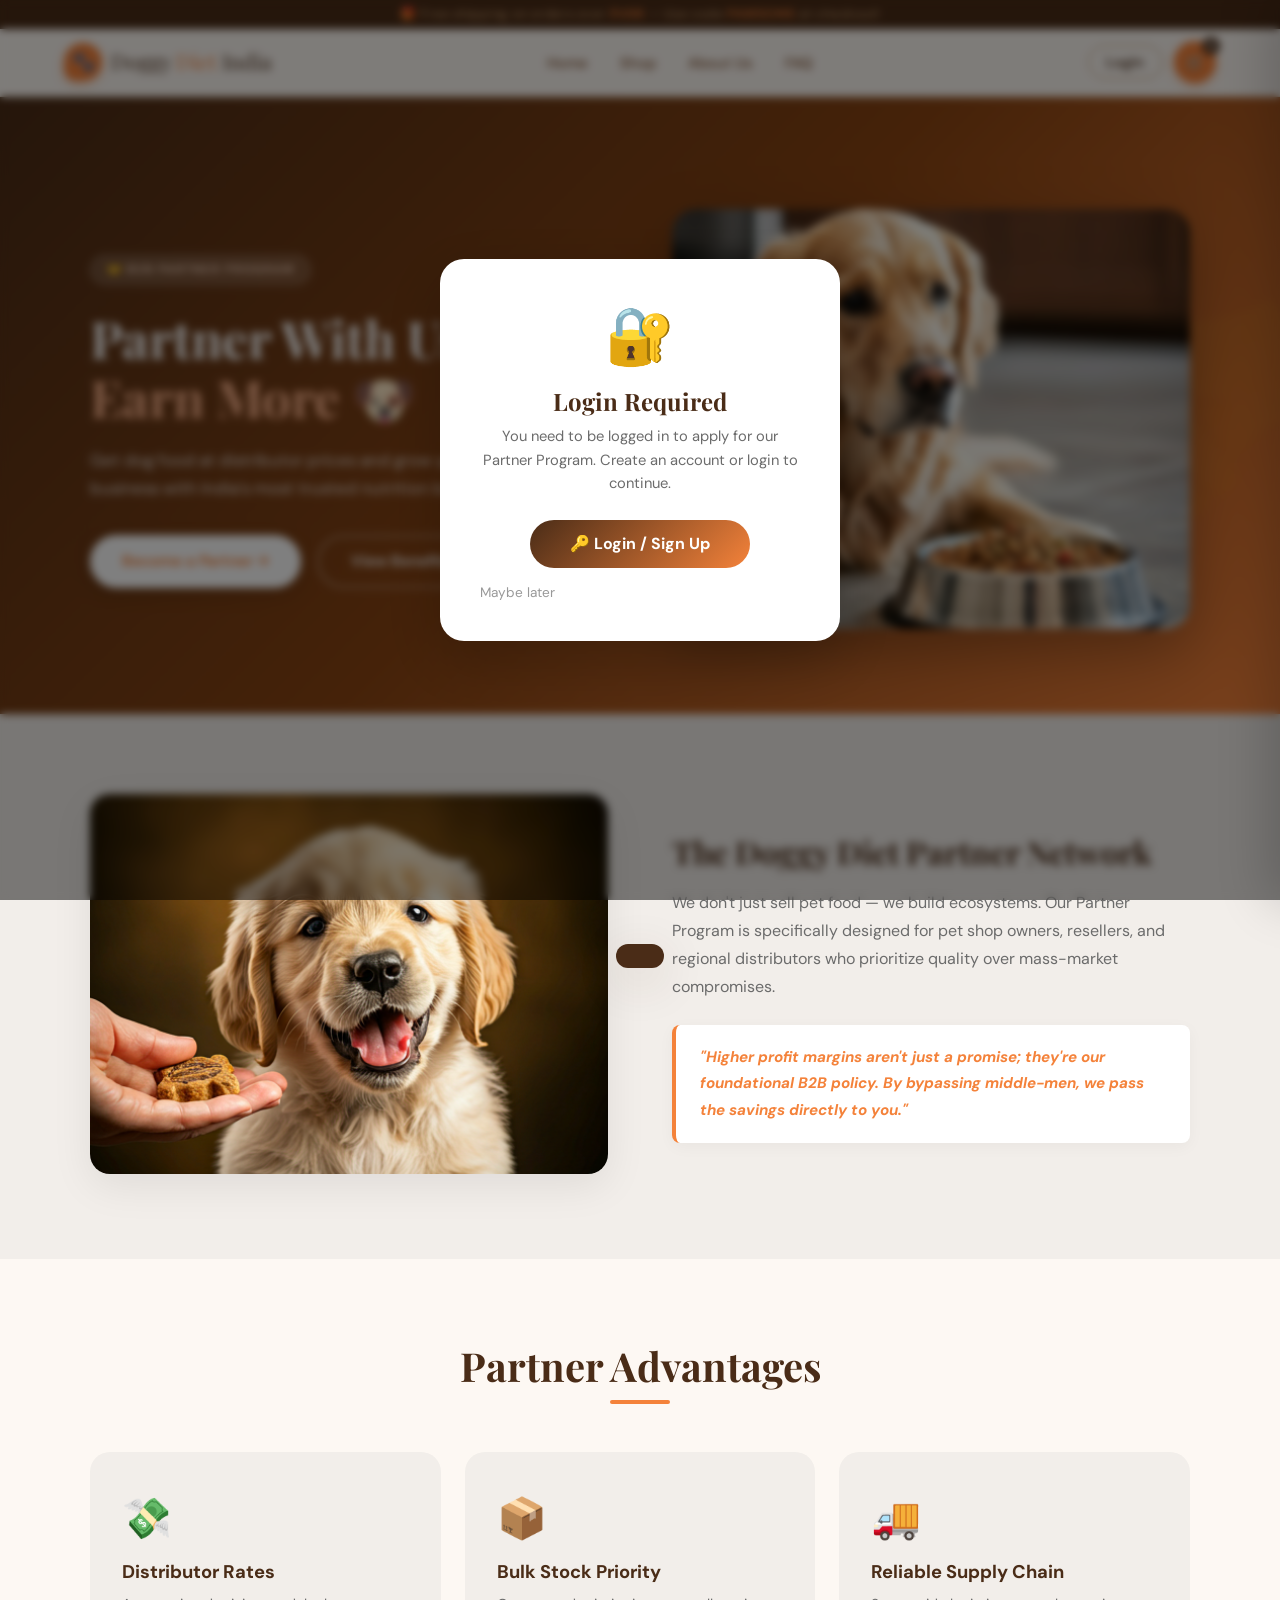
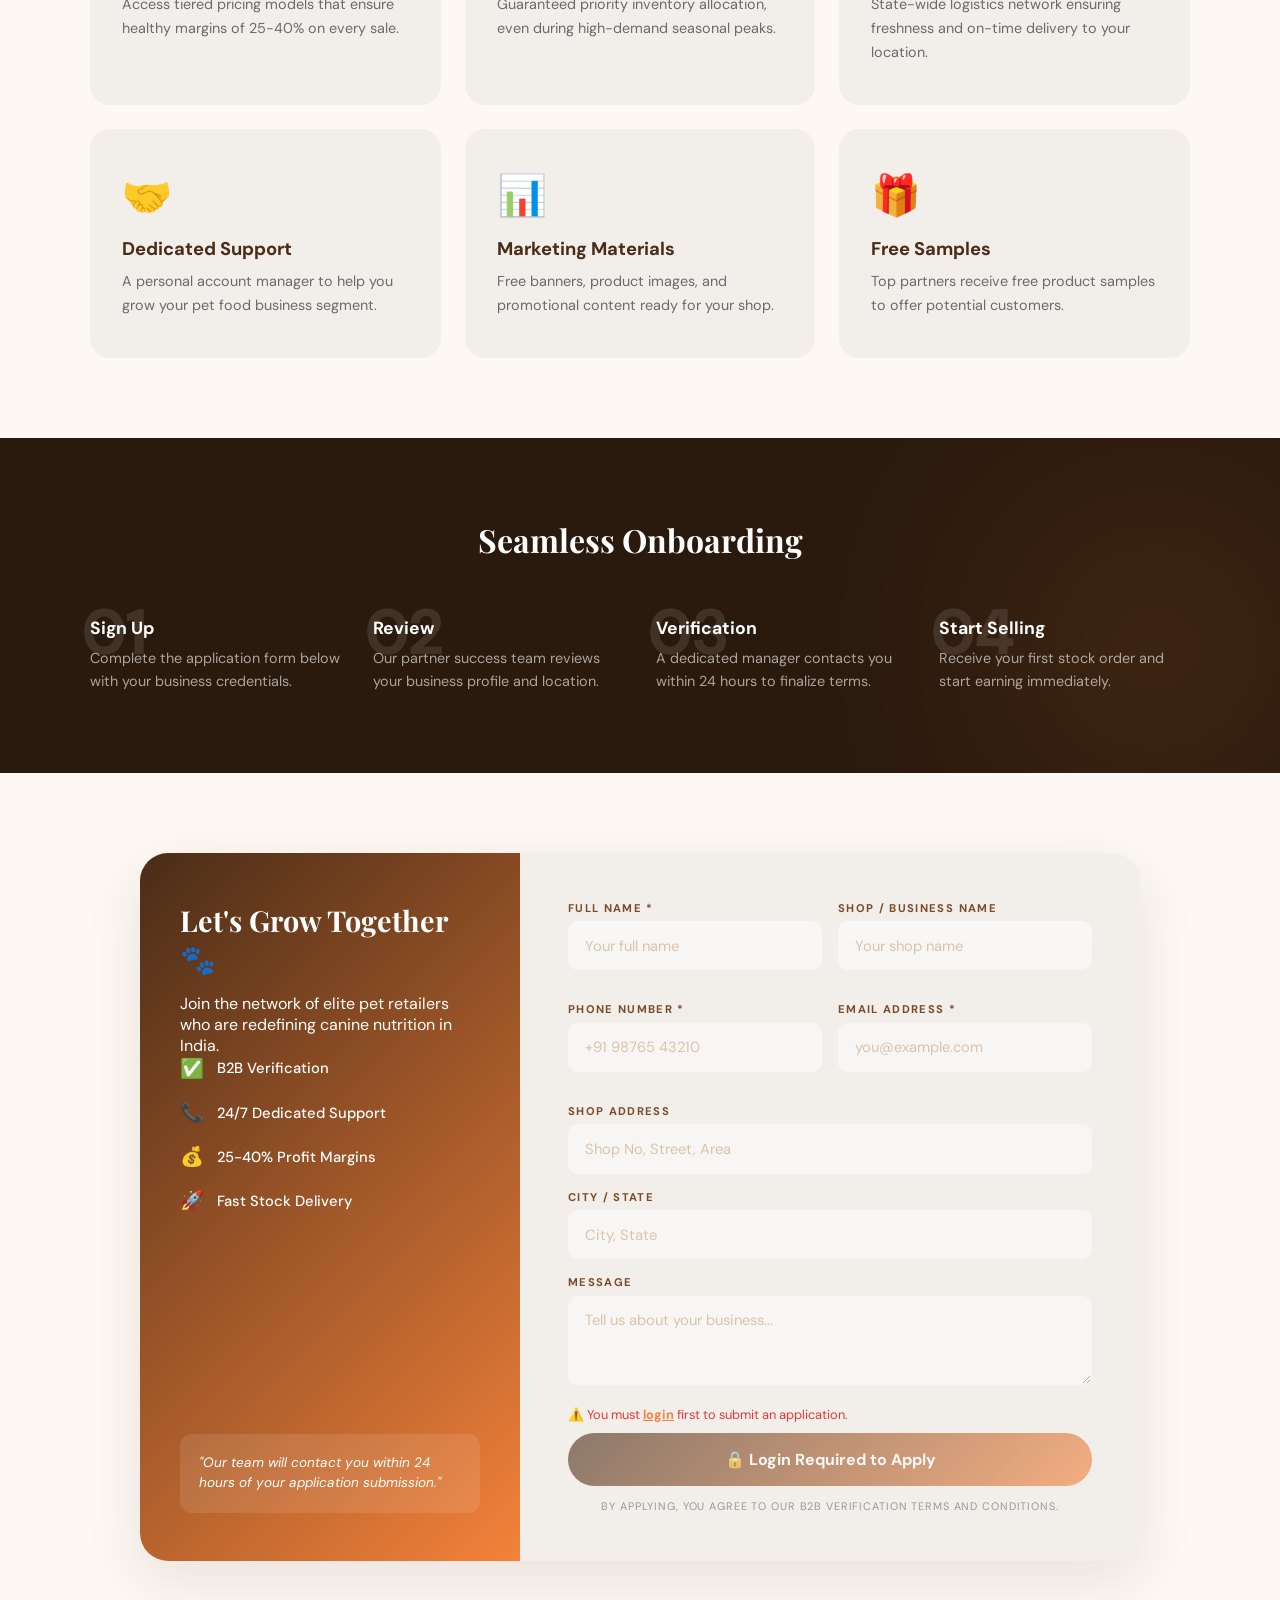
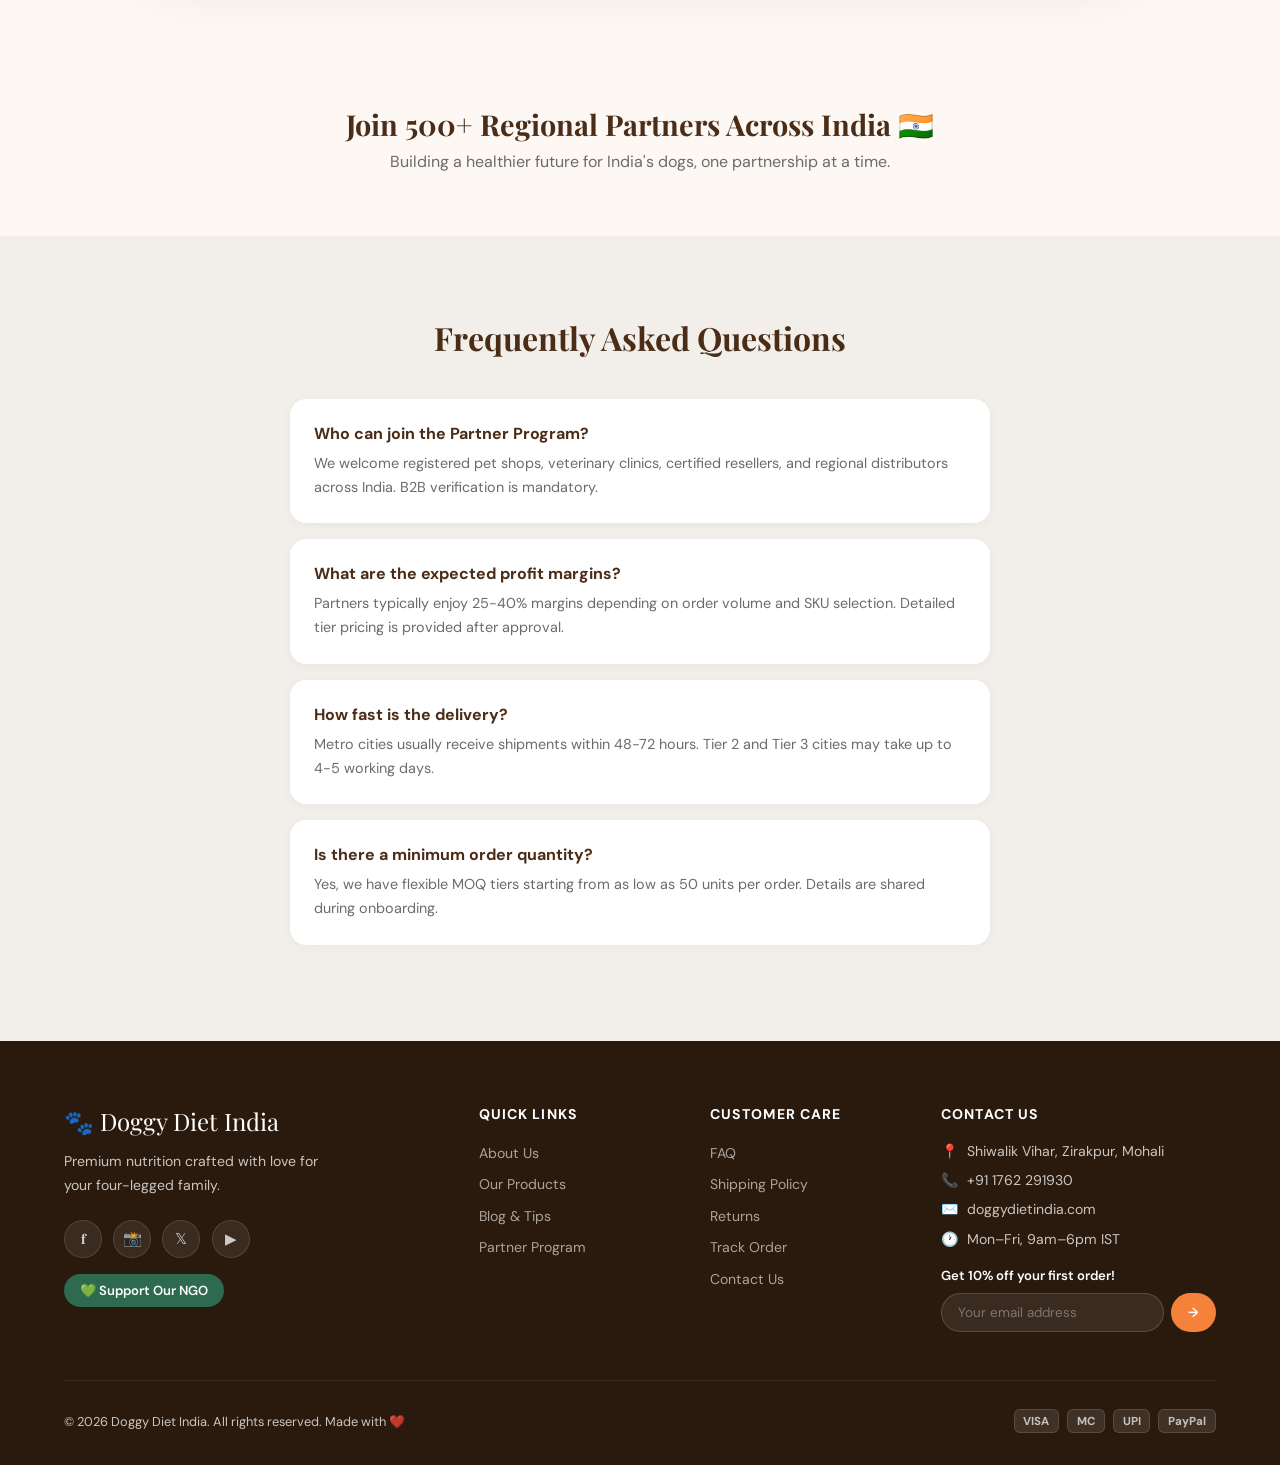
<file: affiliate.html>
<!DOCTYPE html>
<html lang="en">

<head>
  <meta charset="UTF-8">
  <meta name="viewport" content="width=device-width, initial-scale=1.0">
  <title>Partner Program — Doggy Diet India</title>
  <link
    href="https://fonts.googleapis.com/css2?family=Playfair+Display:wght@700;800&family=DM+Sans:wght@300;400;500;600;700&display=swap"
    rel="stylesheet" />
  <link rel="stylesheet" href="style.css">
  <style>
    /* ── PARTNER PAGE STYLES ─────────────────────── */
    .partner-hero {
      background: linear-gradient(135deg, #4A2C17 0%, #8B4513 50%, #F4823A 100%);
      padding: 7rem 2rem 5rem;
      position: relative;
      overflow: hidden;
    }

    .partner-hero::before {
      content: '🤝';
      position: absolute;
      font-size: 20rem;
      opacity: .06;
      right: -2rem;
      top: 50%;
      transform: translateY(-50%);
      pointer-events: none;
    }

    .partner-hero-inner {
      max-width: 1100px;
      margin: 0 auto;
      display: grid;
      grid-template-columns: 1fr 1fr;
      gap: 4rem;
      align-items: center;
    }

    .partner-hero-text {
      color: white;
      position: relative;
      z-index: 1;
    }

    .partner-badge {
      display: inline-block;
      background: rgba(255, 255, 255, .15);
      border: 1px solid rgba(255, 255, 255, .25);
      color: #FFE0CC;
      font-size: .72rem;
      font-weight: 700;
      letter-spacing: .15em;
      text-transform: uppercase;
      padding: .4rem 1rem;
      border-radius: 50px;
      margin-bottom: 1.5rem;
    }

    .partner-hero-text h1 {
      font-family: 'Playfair Display', serif;
      font-size: clamp(2.2rem, 5vw, 3.2rem);
      line-height: 1.15;
      margin-bottom: 1.2rem;
    }

    .partner-hero-text h1 .accent {
      color: #FFB68E;
    }

    .partner-hero-text p {
      font-size: 1.05rem;
      opacity: .85;
      line-height: 1.7;
      max-width: 440px;
      margin-bottom: 2rem;
    }

    .partner-hero-cta {
      display: flex;
      gap: 1rem;
      flex-wrap: wrap;
    }

    .btn-partner-primary {
      background: white;
      color: #F4823A;
      border: none;
      padding: .9rem 2rem;
      border-radius: 50px;
      font-size: .95rem;
      font-weight: 700;
      cursor: pointer;
      text-decoration: none;
      display: inline-flex;
      align-items: center;
      gap: .5rem;
      box-shadow: 0 6px 20px rgba(0, 0, 0, .15);
      transition: all .25s;
    }

    .btn-partner-primary:hover {
      transform: translateY(-2px);
      box-shadow: 0 10px 28px rgba(0, 0, 0, .2);
    }

    .btn-partner-secondary {
      background: transparent;
      color: white;
      border: 2px solid rgba(255, 255, 255, .4);
      padding: .9rem 2rem;
      border-radius: 50px;
      font-size: .95rem;
      font-weight: 600;
      cursor: pointer;
      text-decoration: none;
      transition: all .25s;
    }

    .btn-partner-secondary:hover {
      border-color: white;
      background: rgba(255, 255, 255, .1);
    }

    .partner-hero-img {
      position: relative;
    }

    .partner-hero-img img {
      width: 100%;
      height: 420px;
      object-fit: cover;
      border-radius: 24px;
      box-shadow: 0 20px 60px rgba(0, 0, 0, .3);
    }

    /* ── PROGRAM SECTION ─────────────────────────── */
    .program-section {
      background: #F2EEEA;
      padding: 5rem 2rem;
    }

    .program-inner {
      max-width: 1100px;
      margin: 0 auto;
      display: flex;
      gap: 4rem;
      align-items: center;
    }

    .program-img {
      flex: 1;
    }

    .program-img img {
      width: 100%;
      height: 380px;
      object-fit: cover;
      border-radius: 20px;
      box-shadow: 0 12px 40px rgba(0, 0, 0, .08);
    }

    .program-text {
      flex: 1;
    }

    .program-text h2 {
      font-family: 'Playfair Display', serif;
      font-size: 2rem;
      color: #4A2C17;
      margin-bottom: 1rem;
    }

    .program-text p {
      color: #6B6B6B;
      font-size: 1rem;
      line-height: 1.75;
      margin-bottom: 1.5rem;
    }

    .program-quote {
      padding: 1.2rem 1.5rem;
      background: white;
      border-left: 4px solid #F4823A;
      border-radius: 8px;
      box-shadow: 0 4px 16px rgba(0, 0, 0, .04);
    }

    .program-quote p {
      font-weight: 700;
      color: #F4823A;
      font-style: italic;
      font-size: .95rem;
      margin: 0;
    }

    /* ── BENEFITS SECTION ────────────────────────── */
    .benefits-section {
      padding: 5rem 2rem;
      background: var(--cream);
    }

    .benefits-inner {
      max-width: 1100px;
      margin: 0 auto;
    }

    .benefits-header {
      text-align: center;
      margin-bottom: 3rem;
    }

    .benefits-header h2 {
      font-family: 'Playfair Display', serif;
      font-size: clamp(1.8rem, 4vw, 2.5rem);
      color: #4A2C17;
      margin-bottom: .5rem;
    }

    .benefits-header .divider {
      width: 60px;
      height: 4px;
      background: #F4823A;
      border-radius: 2px;
      margin: 0 auto;
    }

    .benefits-grid {
      display: grid;
      grid-template-columns: repeat(3, 1fr);
      gap: 1.5rem;
    }

    .benefit-card {
      background: #F2EEEA;
      padding: 2.5rem 2rem;
      border-radius: 20px;
      transition: transform .3s;
    }

    .benefit-card:hover {
      transform: translateY(-6px);
    }

    .benefit-card .icon {
      font-size: 2.5rem;
      margin-bottom: 1rem;
    }

    .benefit-card h3 {
      font-size: 1.15rem;
      color: #4A2C17;
      margin-bottom: .6rem;
      font-weight: 700;
    }

    .benefit-card p {
      color: #6B6B6B;
      font-size: .9rem;
      line-height: 1.65;
    }

    /* ── HOW IT WORKS ────────────────────────────── */
    .onboarding-section {
      background: #2A1A0E;
      color: white;
      padding: 5rem 2rem;
      position: relative;
      overflow: hidden;
    }

    .onboarding-section::after {
      content: '';
      position: absolute;
      bottom: 0;
      right: 0;
      width: 250px;
      height: 250px;
      background: #F4823A;
      border-radius: 50%;
      filter: blur(120px);
      opacity: .2;
    }

    .onboarding-inner {
      max-width: 1100px;
      margin: 0 auto;
      position: relative;
      z-index: 1;
    }

    .onboarding-inner h2 {
      font-family: 'Playfair Display', serif;
      font-size: 2rem;
      text-align: center;
      margin-bottom: 3.5rem;
    }

    .onboarding-grid {
      display: grid;
      grid-template-columns: repeat(4, 1fr);
      gap: 2rem;
    }

    .onboarding-step {
      position: relative;
    }

    .onboarding-step .step-num {
      font-size: 4rem;
      font-weight: 800;
      opacity: .1;
      position: absolute;
      top: -1rem;
      left: -.5rem;
      line-height: 1;
    }

    .onboarding-step h4 {
      font-size: 1.1rem;
      font-weight: 700;
      margin-bottom: .5rem;
      position: relative;
      z-index: 1;
    }

    .onboarding-step p {
      color: rgba(255, 255, 255, .6);
      font-size: .9rem;
      line-height: 1.6;
    }

    /* ── APPLICATION FORM ────────────────────────── */
    .apply-section {
      padding: 5rem 2rem;
      background: var(--cream);
    }

    .apply-card {
      max-width: 1000px;
      margin: 0 auto;
      background: #F2EEEA;
      border-radius: 28px;
      overflow: hidden;
      display: flex;
      box-shadow: 0 20px 60px rgba(74, 44, 23, .1);
    }

    .apply-sidebar {
      width: 38%;
      background: linear-gradient(135deg, #4A2C17 0%, #F4823A 100%);
      padding: 3rem 2.5rem;
      color: white;
      display: flex;
      flex-direction: column;
      justify-content: space-between;
    }

    .apply-sidebar h2 {
      font-family: 'Playfair Display', serif;
      font-size: 1.8rem;
      margin-bottom: 1rem;
    }

    .apply-sidebar>p {
      opacity: .85;
      line-height: 1.7;
      margin-bottom: 2rem;
    }

    .apply-sidebar-features {
      display: flex;
      flex-direction: column;
      gap: 1.2rem;
    }

    .apply-sidebar-features .feature {
      display: flex;
      align-items: center;
      gap: .8rem;
      font-size: .92rem;
      font-weight: 500;
    }

    .apply-sidebar-features .feature span {
      font-size: 1.2rem;
    }

    .apply-sidebar-note {
      margin-top: 2rem;
      background: rgba(255, 255, 255, .1);
      border-radius: 12px;
      padding: 1.2rem;
      font-size: .85rem;
      font-style: italic;
      line-height: 1.5;
    }

    .apply-form {
      width: 62%;
      padding: 3rem;
    }

    .form-row {
      display: grid;
      grid-template-columns: 1fr 1fr;
      gap: 1rem;
      margin-bottom: 1rem;
    }

    .form-group {
      margin-bottom: 1rem;
    }

    .form-group label {
      display: block;
      font-size: .7rem;
      font-weight: 700;
      letter-spacing: .12em;
      text-transform: uppercase;
      color: #7B4B2A;
      margin-bottom: .4rem;
    }

    .form-group input,
    .form-group textarea {
      width: 100%;
      background: white;
      border: 1.5px solid transparent;
      border-radius: 10px;
      padding: .85rem 1rem;
      font-family: 'DM Sans', sans-serif;
      font-size: .92rem;
      color: #2A1A0E;
      outline: none;
      transition: border-color .2s;
    }

    .form-group input:focus,
    .form-group textarea:focus {
      border-color: #F4823A;
    }

    .form-group input::placeholder,
    .form-group textarea::placeholder {
      color: #C49A6C;
    }

    .btn-apply {
      width: 100%;
      background: linear-gradient(135deg, #4A2C17 0%, #F4823A 100%);
      color: white;
      border: none;
      padding: 1rem;
      border-radius: 50px;
      font-size: 1rem;
      font-weight: 700;
      cursor: pointer;
      font-family: 'DM Sans', sans-serif;
      transition: all .25s;
      margin-top: .5rem;
    }

    .btn-apply:hover {
      transform: translateY(-2px);
      box-shadow: 0 10px 30px rgba(244, 130, 58, .3);
    }

    .btn-apply:disabled {
      opacity: .6;
      cursor: not-allowed;
      transform: none;
    }

    .form-disclaimer {
      font-size: .68rem;
      text-align: center;
      color: #999;
      text-transform: uppercase;
      letter-spacing: .08em;
      margin-top: .8rem;
    }

    .form-error {
      color: #e53935;
      font-size: .8rem;
      min-height: 1.2rem;
      margin-top: .3rem;
    }

    .form-success {
      background: #e8f5e9;
      color: #2e7d32;
      border-radius: 12px;
      padding: 2rem;
      text-align: center;
      display: none;
    }

    .form-success h3 {
      font-family: 'Playfair Display', serif;
      font-size: 1.5rem;
      margin-bottom: .5rem;
    }

    /* ── LOGIN POPUP ─────────────────────────────── */
    .login-popup-overlay {
      position: fixed;
      inset: 0;
      background: rgba(0, 0, 0, .5);
      backdrop-filter: blur(4px);
      z-index: 9999;
      display: none;
      align-items: center;
      justify-content: center;
    }

    .login-popup-overlay.show {
      display: flex;
    }

    .login-popup {
      background: white;
      border-radius: 24px;
      padding: 2.5rem;
      max-width: 400px;
      width: 90%;
      text-align: center;
      box-shadow: 0 20px 60px rgba(0, 0, 0, .2);
      animation: popIn .3s ease;
    }

    @keyframes popIn {
      from { transform: scale(.85); opacity: 0; }
      to { transform: scale(1); opacity: 1; }
    }

    .login-popup .popup-icon {
      font-size: 3.5rem;
      margin-bottom: .8rem;
    }

    .login-popup h3 {
      font-family: 'Playfair Display', serif;
      color: #4A2C17;
      font-size: 1.5rem;
      margin-bottom: .5rem;
    }

    .login-popup p {
      color: #6B6B6B;
      font-size: .92rem;
      line-height: 1.6;
      margin-bottom: 1.5rem;
    }

    .login-popup .btn-popup-login {
      display: inline-block;
      background: linear-gradient(135deg, #4A2C17, #F4823A);
      color: white;
      padding: .85rem 2.5rem;
      border-radius: 50px;
      font-weight: 700;
      font-size: 1rem;
      text-decoration: none;
      border: none;
      cursor: pointer;
      font-family: 'DM Sans', sans-serif;
      transition: all .2s;
    }

    .login-popup .btn-popup-login:hover {
      transform: translateY(-2px);
      box-shadow: 0 8px 24px rgba(244, 130, 58, .3);
    }

    .login-popup .btn-popup-close {
      display: block;
      margin-top: 1rem;
      background: none;
      border: none;
      color: #999;
      font-size: .85rem;
      cursor: pointer;
      font-family: 'DM Sans', sans-serif;
    }

    .login-popup .btn-popup-close:hover {
      color: #4A2C17;
    }

    /* ── TRUST SECTION ───────────────────────────── */
    .trust-section {
      padding: 4rem 2rem;
    }

    .trust-inner {
      max-width: 1100px;
      margin: 0 auto;
      text-align: center;
    }

    .trust-inner h3 {
      font-family: 'Playfair Display', serif;
      font-size: 1.8rem;
      color: #4A2C17;
      margin-bottom: .5rem;
    }

    .trust-inner p {
      color: #6B6B6B;
      font-size: 1rem;
    }

    /* ── FAQ SECTION ─────────────────────────────── */
    .faq-section {
      padding: 5rem 2rem;
      background: #F2EEEA;
    }

    .faq-inner {
      max-width: 700px;
      margin: 0 auto;
    }

    .faq-inner h2 {
      font-family: 'Playfair Display', serif;
      font-size: 2rem;
      text-align: center;
      color: #4A2C17;
      margin-bottom: 2.5rem;
    }

    .faq-item {
      background: white;
      padding: 1.5rem;
      border-radius: 16px;
      margin-bottom: 1rem;
      box-shadow: 0 2px 12px rgba(0, 0, 0, .04);
    }

    .faq-item h4 {
      font-size: 1rem;
      color: #4A2C17;
      margin-bottom: .5rem;
      font-weight: 700;
    }

    .faq-item p {
      color: #6B6B6B;
      font-size: .9rem;
      line-height: 1.65;
    }

    /* ── RESPONSIVE ──────────────────────────────── */
    @media (max-width: 768px) {
      .partner-hero-inner {
        grid-template-columns: 1fr;
        text-align: center;
      }

      .partner-hero-text p {
        margin-inline: auto;
      }

      .partner-hero-cta {
        justify-content: center;
      }

      .partner-hero-img {
        display: none;
      }

      .program-inner {
        flex-direction: column;
      }

      .benefits-grid {
        grid-template-columns: 1fr;
      }

      .onboarding-grid {
        grid-template-columns: 1fr 1fr;
      }

      .apply-card {
        flex-direction: column;
      }

      .apply-sidebar {
        width: 100%;
      }

      .apply-form {
        width: 100%;
        padding: 2rem;
      }

      .form-row {
        grid-template-columns: 1fr;
      }
    }
  </style>
</head>

<body>

  <!-- TOP BAR -->
  <div class="topbar">
    🎁 Free shipping on orders over <span>₹499</span> —
    Use code <span>PAWSOME</span> at checkout!
  </div>

  <!-- NAV -->
  <nav id="mainNav">
    <a href="index.html" class="nav-logo">
      <div class="paw">🐾</div>
      <div class="brand">Doggy<em> Diet</em> India</div>
    </a>
    <ul class="nav-links">
      <li><a href="index.html">Home</a></li>
      <li><a href="product.html">Shop</a></li>
      <li><a href="about.html">About Us</a></li>
      <li><a href="faq.html">FAQ</a></li>
    </ul>
    <div class="nav-actions">
      <span id="navUsername" style="
      font-size:.85rem;
      font-weight:600;
      color:#4A2C17;
      display:none;
      margin-right:.5rem;">
      </span>
      <button class="btn-login" id="authBtn">Login</button>
      <button class="btn-cart" id="cartBtn" aria-label="Open cart">
        🛒
        <span class="cart-badge" id="cartCount">0</span>
      </button>
      <button class="hamburger" id="hamburgerBtn" aria-label="Open menu">
        <span></span><span></span><span></span>
      </button>
    </div>
  </nav>

  <!-- MOBILE MENU -->
  <div class="mobile-menu" id="mobileMenu">
    <button class="mobile-close" id="mobileClose">✕</button>
    <a href="index.html" onclick="closeMobile()">Home</a>
    <a href="product.html" onclick="closeMobile()">Shop</a>
    <a href="about.html" onclick="closeMobile()">About Us</a>
    <a href="faq.html" onclick="closeMobile()">FAQ</a>
    <div class="mobile-menu-divider"></div>
    <div id="mobileUsername" class="mobile-username" style="display:none;"></div>
    <button class="mobile-auth-btn" id="mobileAuthBtn" onclick="mobileAuthAction()">
      🔑 Login
    </button>
  </div>

  <!-- ═══════════════════════════════════════════
       HERO
  ═══════════════════════════════════════════ -->
  <section class="partner-hero">
    <div class="partner-hero-inner">
      <div class="partner-hero-text">
        <div class="partner-badge">🤝 B2B Partner Program</div>
        <h1>Partner With Us &<br><span class="accent">Earn More</span> 🐶</h1>
        <p>Get dog food at distributor prices and grow your pet business with India's most trusted nutrition brand.</p>
        <div class="partner-hero-cta">
          <a href="#apply" class="btn-partner-primary">Become a Partner →</a>
          <a href="#benefits" class="btn-partner-secondary">View Benefits</a>
        </div>
      </div>
      <div class="partner-hero-img">
        <img src="images/adult dog food.png" alt="Premium Dog Food" />
      </div>
    </div>
  </section>

  <!-- ═══════════════════════════════════════════
       PROGRAM
  ═══════════════════════════════════════════ -->
  <section class="program-section">
    <div class="program-inner">
      <div class="program-img">
        <img src="images/puppy_food.png" alt="Doggy Diet Products" />
      </div>
      <div class="program-text">
        <h2>The Doggy Diet Partner Network</h2>
        <p>
          We don't just sell pet food — we build ecosystems. Our Partner Program is specifically designed for pet shop
          owners, resellers, and regional distributors who prioritize quality over mass-market compromises.
        </p>
        <div class="program-quote">
          <p>"Higher profit margins aren't just a promise; they're our foundational B2B policy. By bypassing
            middle-men, we pass the savings directly to you."</p>
        </div>
      </div>
    </div>
  </section>

  <!-- ═══════════════════════════════════════════
       BENEFITS
  ═══════════════════════════════════════════ -->
  <section class="benefits-section" id="benefits">
    <div class="benefits-inner">
      <div class="benefits-header">
        <h2>Partner Advantages</h2>
        <div class="divider"></div>
      </div>
      <div class="benefits-grid">
        <div class="benefit-card">
          <div class="icon">💸</div>
          <h3>Distributor Rates</h3>
          <p>Access tiered pricing models that ensure healthy margins of 25-40% on every sale.</p>
        </div>
        <div class="benefit-card">
          <div class="icon">📦</div>
          <h3>Bulk Stock Priority</h3>
          <p>Guaranteed priority inventory allocation, even during high-demand seasonal peaks.</p>
        </div>
        <div class="benefit-card">
          <div class="icon">🚚</div>
          <h3>Reliable Supply Chain</h3>
          <p>State-wide logistics network ensuring freshness and on-time delivery to your location.</p>
        </div>
        <div class="benefit-card">
          <div class="icon">🤝</div>
          <h3>Dedicated Support</h3>
          <p>A personal account manager to help you grow your pet food business segment.</p>
        </div>
        <div class="benefit-card">
          <div class="icon">📊</div>
          <h3>Marketing Materials</h3>
          <p>Free banners, product images, and promotional content ready for your shop.</p>
        </div>
        <div class="benefit-card">
          <div class="icon">🎁</div>
          <h3>Free Samples</h3>
          <p>Top partners receive free product samples to offer potential customers.</p>
        </div>
      </div>
    </div>
  </section>

  <!-- ═══════════════════════════════════════════
       HOW IT WORKS
  ═══════════════════════════════════════════ -->
  <section class="onboarding-section">
    <div class="onboarding-inner">
      <h2>Seamless Onboarding</h2>
      <div class="onboarding-grid">
        <div class="onboarding-step">
          <div class="step-num">01</div>
          <h4>Sign Up</h4>
          <p>Complete the application form below with your business credentials.</p>
        </div>
        <div class="onboarding-step">
          <div class="step-num">02</div>
          <h4>Review</h4>
          <p>Our partner success team reviews your business profile and location.</p>
        </div>
        <div class="onboarding-step">
          <div class="step-num">03</div>
          <h4>Verification</h4>
          <p>A dedicated manager contacts you within 24 hours to finalize terms.</p>
        </div>
        <div class="onboarding-step">
          <div class="step-num">04</div>
          <h4>Start Selling</h4>
          <p>Receive your first stock order and start earning immediately.</p>
        </div>
      </div>
    </div>
  </section>

  <!-- ═══════════════════════════════════════════
       APPLICATION FORM
  ═══════════════════════════════════════════ -->
  <section class="apply-section" id="apply">
    <div class="apply-card">
      <div class="apply-sidebar">
        <div>
          <h2>Let's Grow Together 🐾</h2>
          <p>Join the network of elite pet retailers who are redefining canine nutrition in India.</p>
          <div class="apply-sidebar-features">
            <div class="feature"><span>✅</span> B2B Verification</div>
            <div class="feature"><span>📞</span> 24/7 Dedicated Support</div>
            <div class="feature"><span>💰</span> 25-40% Profit Margins</div>
            <div class="feature"><span>🚀</span> Fast Stock Delivery</div>
          </div>
        </div>
        <div class="apply-sidebar-note">
          "Our team will contact you within 24 hours of your application submission."
        </div>
      </div>

      <div class="apply-form" id="partnerFormContainer">
        <form id="partnerForm" onsubmit="submitPartnerForm(event)">
          <div class="form-row">
            <div class="form-group">
              <label>Full Name *</label>
              <input type="text" id="pFullName" placeholder="Your full name" required />
            </div>
            <div class="form-group">
              <label>Shop / Business Name</label>
              <input type="text" id="pShopName" placeholder="Your shop name" />
            </div>
          </div>
          <div class="form-row">
            <div class="form-group">
              <label>Phone Number *</label>
              <input type="tel" id="pPhone" placeholder="+91 98765 43210" required />
            </div>
            <div class="form-group">
              <label>Email Address *</label>
              <input type="email" id="pEmail" placeholder="you@example.com" required />
            </div>
          </div>
          <div class="form-group">
            <label>Shop Address</label>
            <input type="text" id="pAddress" placeholder="Shop No, Street, Area" />
          </div>
          <div class="form-group">
            <label>City / State</label>
            <input type="text" id="pCityState" placeholder="City, State" />
          </div>
          <div class="form-group">
            <label>Message</label>
            <textarea id="pMessage" rows="3" placeholder="Tell us about your business..."></textarea>
          </div>
          <div class="form-error" id="partnerError"></div>
          <button type="submit" class="btn-apply" id="partnerSubmitBtn">🤝 Apply Now</button>
          <div class="form-disclaimer">By applying, you agree to our B2B verification terms and conditions.</div>
        </form>

        <!-- Success State -->
        <div class="form-success" id="partnerSuccess">
          <div style="font-size:3rem;margin-bottom:.5rem;">🎉</div>
          <h3>Application Submitted!</h3>
          <p>Thank you! Our team will contact you within 24 hours.</p>
        </div>
      </div>
    </div>
  </section>

  <!-- ═══════════════════════════════════════════
       TRUST
  ═══════════════════════════════════════════ -->
  <section class="trust-section">
    <div class="trust-inner">
      <h3>Join 500+ Regional Partners Across India 🇮🇳</h3>
      <p>Building a healthier future for India's dogs, one partnership at a time.</p>
    </div>
  </section>

  <!-- ═══════════════════════════════════════════
       FAQ
  ═══════════════════════════════════════════ -->
  <section class="faq-section">
    <div class="faq-inner">
      <h2>Frequently Asked Questions</h2>
      <div class="faq-item">
        <h4>Who can join the Partner Program?</h4>
        <p>We welcome registered pet shops, veterinary clinics, certified resellers, and regional distributors across
          India. B2B verification is mandatory.</p>
      </div>
      <div class="faq-item">
        <h4>What are the expected profit margins?</h4>
        <p>Partners typically enjoy 25-40% margins depending on order volume and SKU selection. Detailed tier pricing is
          provided after approval.</p>
      </div>
      <div class="faq-item">
        <h4>How fast is the delivery?</h4>
        <p>Metro cities usually receive shipments within 48-72 hours. Tier 2 and Tier 3 cities may take up to 4-5
          working days.</p>
      </div>
      <div class="faq-item">
        <h4>Is there a minimum order quantity?</h4>
        <p>Yes, we have flexible MOQ tiers starting from as low as 50 units per order. Details are shared during
          onboarding.</p>
      </div>
    </div>
  </section>

  <!-- FOOTER -->
  <footer>
    <div class="footer-grid">
      <div class="footer-brand">
        <div class="brand-name">🐾 Doggy Diet India</div>
        <p>Premium nutrition crafted with love for your four-legged family.</p>
        <div class="social-links">
          <a class="social-btn" href="#" title="Facebook">𝐟</a>
          <a class="social-btn" href="https://www.instagram.com/doggydietindia?igsh=Z2Q3N3h2NjV0aTZ6"
            title="Instagram">📸</a>
          <a class="social-btn" href="#" title="Twitter">𝕏</a>
          <a class="social-btn" href="https://youtube.com/@varunshamra-u6k?si=izHk07iB0OcBzfzO" title="YouTube">▶</a>
        </div>
        <div style="margin-top:1rem;">
          <a href="ngo.html" style="display:inline-flex;align-items:center;gap:.4rem;
                  background:#2d6a4f;color:white;padding:.5rem 1rem;
                  border-radius:20px;text-decoration:none;
                  font-size:.82rem;font-weight:600;">
            💚 Support Our NGO
          </a>
        </div>
      </div>
      <div class="footer-col">
        <h4>Quick Links</h4>
        <ul>
          <li><a href="about.html">About Us</a></li>
          <li><a href="product.html">Our Products</a></li>
          <li><a href="blog.html">Blog & Tips</a></li>
          <li><a href="affiliate.html">Partner Program</a></li>
        </ul>
      </div>
      <div class="footer-col">
        <h4>Customer Care</h4>
        <ul>
          <li><a href="faq.html">FAQ</a></li>
          <li><a href="shipping_policy.html">Shipping Policy</a></li>
          <li><a href="shipping_policy.html">Returns</a></li>
          <li><a href="track-order.html">Track Order</a></li>
          <li><a href="about.html">Contact Us</a></li>
        </ul>
      </div>
      <div class="footer-col footer-contact">
        <h4>Contact Us</h4>
        <p><span class="ic">📍</span> Shiwalik Vihar, Zirakpur, Mohali</p>
        <p><span class="ic">📞</span>+91 1762 291930</p>
        <p><span class="ic">✉️</span>doggydietindia.com</p>
        <p><span class="ic">🕐</span>Mon–Fri, 9am–6pm IST</p>
        <div class="newsletter">
          <div style="font-size:.82rem;font-weight:600;color:#fff;margin-bottom:.3rem;">
            Get 10% off your first order!
          </div>
          <div class="newsletter-form">
            <input type="email" placeholder="Your email address" id="emailInput" />
            <button onclick="subscribeEmail()">→</button>
          </div>
        </div>
      </div>
    </div>
    <div class="footer-bottom">
      <div>© 2026 Doggy Diet India. All rights reserved. Made with ❤️</div>
      <div class="pay-icons">
        <span class="pay-icon">VISA</span>
        <span class="pay-icon">MC</span>
        <span class="pay-icon">UPI</span>
        <span class="pay-icon">PayPal</span>
      </div>
    </div>
  </footer>

  <!-- LOGIN POPUP -->
  <div class="login-popup-overlay" id="loginPopup">
    <div class="login-popup">
      <div class="popup-icon">🔐</div>
      <h3>Login Required</h3>
      <p>You need to be logged in to apply for our Partner Program. Create an account or login to continue.</p>
      <a href="login.html" class="btn-popup-login">🔑 Login / Sign Up</a>
      <button class="btn-popup-close" onclick="closeLoginPopup()">Maybe later</button>
    </div>
  </div>

  <!-- CART OVERLAY & PANEL -->
  <div class="cart-overlay" id="cartOverlay" onclick="toggleCart()"></div>
  <div class="cart-panel" id="cartPanel">
    <div class="cart-head">
      <h3>🛒 Your Cart</h3>
      <button class="cart-close" onclick="toggleCart()">✕</button>
    </div>
    <div class="cart-items" id="cartItemsList"></div>
    <div class="cart-footer" id="cartFooter" style="display:none">
      <div class="cart-subtotal">
        <span>Subtotal</span>
        <span id="cartTotal">₹0.00</span>
      </div>
      <button class="btn-checkout" onclick="window.location.href='index.html#shop'">
        Go to Shop & Checkout →
      </button>
    </div>
  </div>

  <!-- TOAST -->
  <div class="toast" id="toast"></div>

  <script src="app.js"></script>
  <script>
    function mobileAuthAction() {
      if (localStorage.getItem("username")) { logout(); }
      else { window.location.href = "login.html"; }
    }

    // Show/hide form based on login status
    function updateFormAuthState() {
      const isLoggedIn = !!localStorage.getItem("token");
      const form = document.getElementById("partnerForm");
      const errEl = document.getElementById("partnerError");

      if (!isLoggedIn && form) {
        form.querySelectorAll("input, textarea").forEach(el => {
          el.disabled = true;
          el.style.opacity = ".5";
        });
        const btn = document.getElementById("partnerSubmitBtn");
        btn.disabled = true;
        btn.textContent = "🔒 Login Required to Apply";
        errEl.innerHTML = '⚠️ You must <a href="login.html" style="color:#F4823A;font-weight:700;text-decoration:underline;">login</a> first to submit an application.';

        // Show popup when clicking on the form area
        document.querySelector('.apply-form').addEventListener('click', function(e) {
          if (!localStorage.getItem('token')) {
            e.preventDefault();
            e.stopPropagation();
            showLoginPopup();
          }
        });

        // Also show popup on page load after a short delay
        setTimeout(() => showLoginPopup(), 1500);
      }
    }

    function showLoginPopup() {
      document.getElementById('loginPopup').classList.add('show');
    }

    function closeLoginPopup() {
      document.getElementById('loginPopup').classList.remove('show');
    }

    // Close popup on overlay click
    document.getElementById('loginPopup').addEventListener('click', function(e) {
      if (e.target === this) closeLoginPopup();
    });

    document.addEventListener("DOMContentLoaded", updateFormAuthState);

    async function submitPartnerForm(e) {
      e.preventDefault();

      const token = localStorage.getItem("token");
      if (!token) {
        alert("Please login first to apply as a partner!");
        window.location.href = "login.html";
        return;
      }

      const btn = document.getElementById("partnerSubmitBtn");
      const errEl = document.getElementById("partnerError");
      errEl.textContent = "";

      const fullName  = document.getElementById("pFullName").value.trim();
      const shopName  = document.getElementById("pShopName").value.trim();
      const phone     = document.getElementById("pPhone").value.trim();
      const email     = document.getElementById("pEmail").value.trim();
      const address   = document.getElementById("pAddress").value.trim();
      const cityState = document.getElementById("pCityState").value.trim();
      const message   = document.getElementById("pMessage").value.trim();

      if (!fullName || !phone || !email) {
        errEl.textContent = "⚠️ Name, Phone and Email are required!";
        return;
      }
      if (!/^\d{10}$/.test(phone.replace(/[\s+\-]/g, "").slice(-10))) {
        errEl.textContent = "⚠️ Please enter a valid 10-digit phone number.";
        return;
      }
      if (!email.includes("@")) {
        errEl.textContent = "⚠️ Please enter a valid email address.";
        return;
      }

      btn.disabled = true;
      btn.textContent = "Submitting...";

      try {
        const res = await fetch(`${BASE_URL}/api/partner/apply`, {
          method: "POST",
          headers: authHeaders(),
          credentials: "include",
          body: JSON.stringify({
            fullName, shopName, phone, email,
            address, cityState, message
          })
        });

        if (res.ok) {
          document.getElementById("partnerForm").style.display = "none";
          document.getElementById("partnerSuccess").style.display = "block";
          if (typeof showToast === "function") showToast("🎉 Application submitted successfully!");
        } else if (res.status === 401 || res.status === 403) {
          errEl.textContent = "❌ Session expired. Please login again.";
          btn.disabled = false;
          btn.textContent = "🤝 Apply Now";
          setTimeout(() => window.location.href = "login.html", 2000);
        } else {
          const data = await res.json();
          errEl.textContent = "❌ " + (data.error || "Something went wrong. Try again.");
          btn.disabled = false;
          btn.textContent = "🤝 Apply Now";
        }
      } catch (err) {
        errEl.textContent = "❌ Server error. Please try again later.";
        btn.disabled = false;
        btn.textContent = "🤝 Apply Now";
      }
    }
  </script>

</body>

</html>
</file>
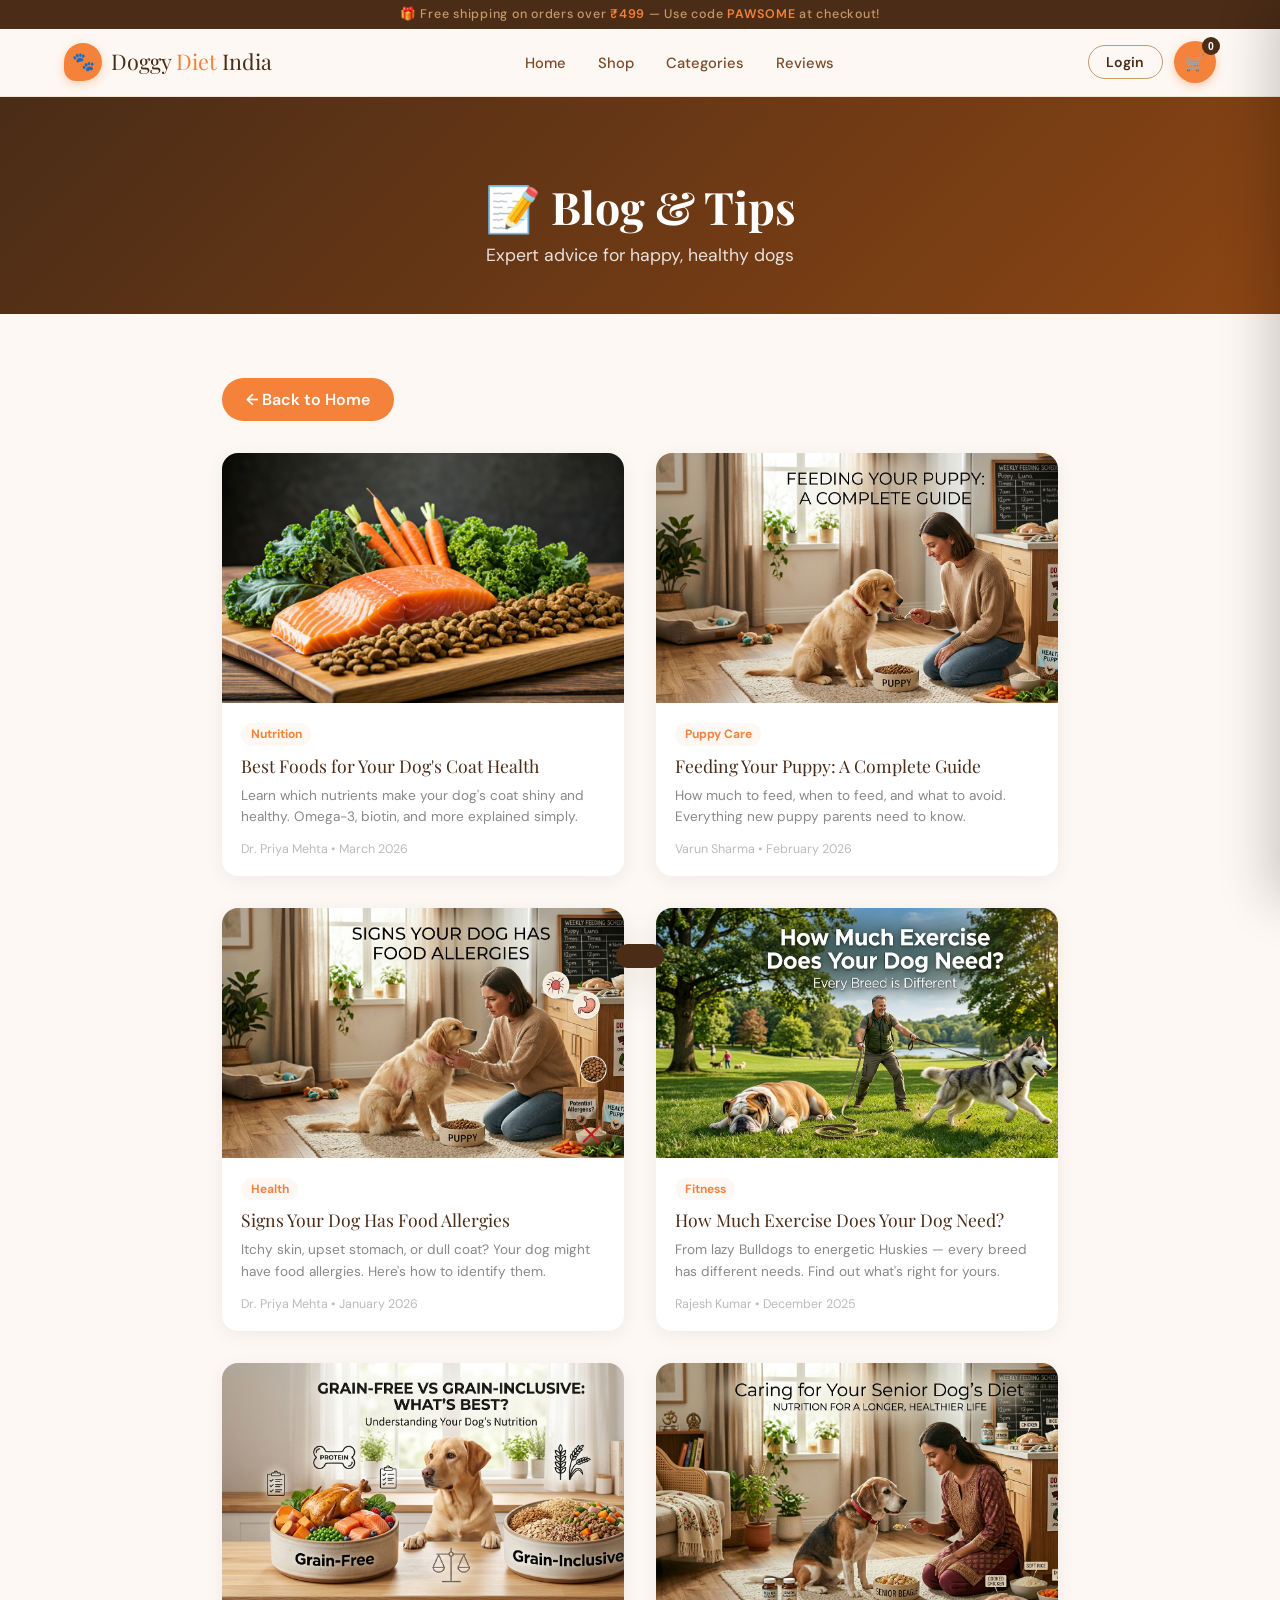
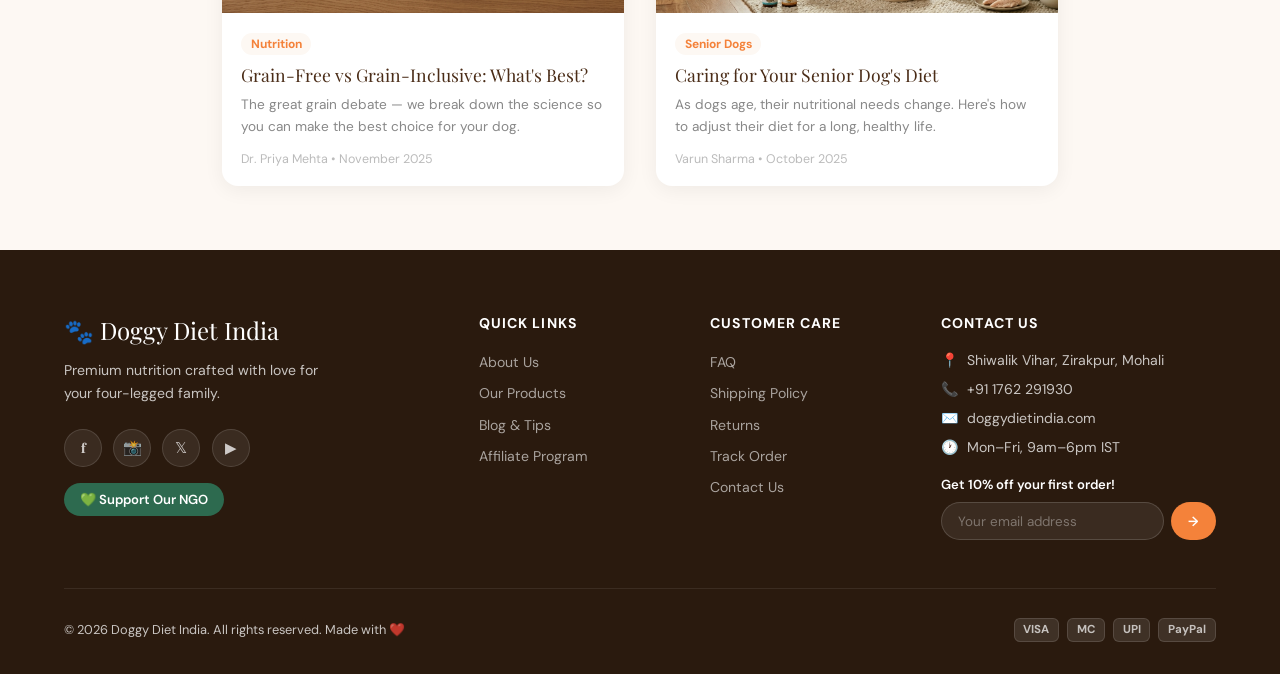
<file: blog.html>
<!DOCTYPE html>
<html lang="en">

<head>
  <meta charset="UTF-8">
  <meta name="viewport" content="width=device-width, initial-scale=1.0">
  <title>Blog & Tips — Doggy Diet India</title>
  <link
    href="https://fonts.googleapis.com/css2?family=Playfair+Display:wght@700;800&family=DM+Sans:wght@300;400;500;600&display=swap"
    rel="stylesheet" />
  <link rel="stylesheet" href="style.css">
  <style>
    .page-hero {
      background: linear-gradient(135deg, #4A2C17 0%, #8B4513 100%);
      padding: 5rem 2rem 3rem;
      text-align: center;
      color: white;
    }

    .page-hero h1 {
      font-family: 'Playfair Display', serif;
      font-size: 2.8rem;
      margin-bottom: .5rem;
    }

    .page-hero p {
      font-size: 1.1rem;
      opacity: .85;
    }

    .page-content {
      max-width: 900px;
      margin: 0 auto;
      padding: 4rem 2rem;
    }

    .back-btn {
      display: inline-flex;
      align-items: center;
      gap: .4rem;
      background: #F4823A;
      color: white;
      padding: .7rem 1.5rem;
      border-radius: 25px;
      text-decoration: none;
      font-weight: 600;
      margin-bottom: 2rem;
      transition: background .2s;
    }

    .back-btn:hover {
      background: #D96A22;
    }

    .blog-grid {
      display: grid;
      grid-template-columns: repeat(auto-fill, minmax(280px, 1fr));
      gap: 2rem;
    }

    .blog-card {
      background: white;
      border-radius: 16px;
      overflow: hidden;
      box-shadow: 0 4px 20px rgba(0, 0, 0, .06);
      transition: transform .2s;
      cursor: pointer;
    }

    .blog-card:hover {
      transform: translateY(-4px);
    }

    .blog-img-1 {
      background: #FDF8F3;
      height: 250px;
      display: flex;
      align-items: center;
      justify-content: center;
      font-size: 4rem;
      background-image: url('blog_images/blog1.png');
      background-size: cover;
      background-position: center;
      background-repeat: no-repeat;
    }

    .blog-img-2 {
      background: #FDF8F3;
      height: 250px;
      display: flex;
      align-items: center;
      justify-content: center;
      font-size: 4rem;
      background-image: url('blog_images/blog2.png');
      background-size: cover;
    }

    .blog-img-3 {
      background: #FDF8F3;
      height: 250px;
      display: flex;
      align-items: center;
      justify-content: center;
      font-size: 4rem;
      background-image: url('blog_images/blog3.png');
      background-size: cover;
    }

    .blog-img-4 {
      background: #FDF8F3;
      height: 250px;
      display: flex;
      align-items: center;
      justify-content: center;
      font-size: 4rem;
      background-image: url('blog_images/blog4.png');
      background-size: cover;
    }

    .blog-img-5 {
      background: #FDF8F3;
      height: 250px;
      display: flex;
      align-items: center;
      justify-content: center;
      font-size: 4rem;
      background-image: url('blog_images/blog5.png');
      background-size: cover;
    }

    .blog-img-6 {
      background: #FDF8F3;
      height: 250px;
      display: flex;
      align-items: center;
      justify-content: center;
      font-size: 4rem;
      background-image: url('blog_images/blog6.png');
      background-size: cover;
    }

    .blog-body {
      padding: 1.2rem;
    }

    .blog-tag {
      background: #FDF8F3;
      color: #F4823A;
      font-size: .75rem;
      font-weight: 700;
      padding: .2rem .6rem;
      border-radius: 20px;
      display: inline-block;
      margin-bottom: .5rem;
    }

    .blog-title {
      font-family: 'Playfair Display', serif;
      color: #4A2C17;
      font-size: 1.1rem;
      margin-bottom: .5rem;
    }

    .blog-excerpt {
      font-size: .85rem;
      color: #888;
      line-height: 1.6;
    }

    .blog-meta {
      font-size: .78rem;
      color: #bbb;
      margin-top: .8rem;
    }
  </style>
</head>

<body>
  <!-- TOP BAR -->
  <div class="topbar">
    🎁 Free shipping on orders over <span>₹499</span> —
    Use code <span>PAWSOME</span> at checkout!
  </div>

  <!-- NAV -->
  <nav id="mainNav">
    <a href="#" class="nav-logo">
      <div class="paw">🐾</div>
      <div class="brand">Doggy<em> Diet</em> India</div>
    </a>
    <ul class="nav-links">
      <li><a href="index.html">Home</a></li>
      <li><a href="product.html">Shop</a></li>
      <li><a href="categories.html">Categories</a></li>
      <li><a href="review.html">Reviews</a></li>
    </ul>
    <div class="nav-actions">
      <span id="navUsername" style="
      font-size:.85rem;
      font-weight:600;
      color:#4A2C17;
      display:none;
      margin-right:.5rem;">
      </span>
      <button class="btn-login" id="authBtn">Login</button>
      <button class="btn-cart" id="cartBtn" aria-label="Open cart">
        🛒
        <span class="cart-badge" id="cartCount">0</span>
      </button>
      <button class="hamburger" id="hamburgerBtn" aria-label="Open menu">
        <span></span><span></span><span></span>
      </button>
    </div>
  </nav>

  <!-- ✅ MOBILE MENU — Login button added -->
  <div class="mobile-menu" id="mobileMenu">
    <button class="mobile-close" id="mobileClose">✕</button>
    <a href="#home" onclick="closeMobile()">Home</a>
    <a href="#shop" onclick="closeMobile()">Shop</a>
    <a href="#categories" onclick="closeMobile()">Categories</a>
    <a href="#reviews" onclick="closeMobile()">Reviews</a>
    <div class="mobile-menu-divider"></div>
    <!-- Username shown when logged in -->
    <div id="mobileUsername" class="mobile-username" style="display:none;"></div>
    <!-- Auth button — login or logout -->
    <button class="mobile-auth-btn" id="mobileAuthBtn" onclick="mobileAuthAction()">
      🔑 Login
    </button>
  </div>


  <div class="page-hero">
    <h1>📝 Blog & Tips</h1>
    <p>Expert advice for happy, healthy dogs</p>
  </div>

  <div class="page-content">
    <a href="index.html" class="back-btn">← Back to Home</a>

    <div class="blog-grid">
      <div class="blog-card">
        <div class="blog-img-1" alt="blog1"></div>
        <div class="blog-body">
          <span class="blog-tag">Nutrition</span>
          <div class="blog-title">Best Foods for Your Dog's Coat Health</div>
          <div class="blog-excerpt">Learn which nutrients make your dog's coat shiny and healthy. Omega-3, biotin, and
            more explained simply.</div>
          <div class="blog-meta">Dr. Priya Mehta • March 2026</div>
        </div>
      </div>

      <div class="blog-card">
        <div class="blog-img-2" alt="blog2"></div>
        <div class="blog-body">
          <span class="blog-tag">Puppy Care</span>
          <div class="blog-title">Feeding Your Puppy: A Complete Guide</div>
          <div class="blog-excerpt">How much to feed, when to feed, and what to avoid. Everything new puppy parents need
            to know.</div>
          <div class="blog-meta">Varun Sharma • February 2026</div>
        </div>
      </div>

      <div class="blog-card">
        <div class="blog-img-3" alt="blog3"></div>
        <div class="blog-body">
          <span class="blog-tag">Health</span>
          <div class="blog-title">Signs Your Dog Has Food Allergies</div>
          <div class="blog-excerpt">Itchy skin, upset stomach, or dull coat? Your dog might have food allergies. Here's
            how to identify them.</div>
          <div class="blog-meta">Dr. Priya Mehta • January 2026</div>
        </div>
      </div>

      <div class="blog-card">
        <div class="blog-img-4" alt="blog4"></div>
        <div class="blog-body">
          <span class="blog-tag">Fitness</span>
          <div class="blog-title">How Much Exercise Does Your Dog Need?</div>
          <div class="blog-excerpt">From lazy Bulldogs to energetic Huskies — every breed has different needs. Find out
            what's right for yours.</div>
          <div class="blog-meta">Rajesh Kumar • December 2025</div>
        </div>
      </div>

      <div class="blog-card">
        <div class="blog-img-5" alt="blog5"></div>
        <div class="blog-body">
          <span class="blog-tag">Nutrition</span>
          <div class="blog-title">Grain-Free vs Grain-Inclusive: What's Best?</div>
          <div class="blog-excerpt">The great grain debate — we break down the science so you can make the best choice
            for your dog.</div>
          <div class="blog-meta">Dr. Priya Mehta • November 2025</div>
        </div>
      </div>

      <div class="blog-card">
        <div class="blog-img-6" alt="blog6"></div>
        <div class="blog-body">
          <span class="blog-tag">Senior Dogs</span>
          <div class="blog-title">Caring for Your Senior Dog's Diet</div>
          <div class="blog-excerpt">As dogs age, their nutritional needs change. Here's how to adjust their diet for a
            long, healthy life.</div>
          <div class="blog-meta">Varun Sharma • October 2025</div>
        </div>
      </div>
    </div>
  </div>
  <!-- FOOTER -->
  <footer>
    <div class="footer-grid">
      <div class="footer-brand">
        <div class="brand-name">🐾 Doggy Diet India</div>
        <p>Premium nutrition crafted with love for your four-legged family.</p>
        <div class="social-links">
          <a class="social-btn" href="#" title="Facebook">𝐟</a>
          <a class="social-btn" href="https://www.instagram.com/doggydietindia?igsh=Z2Q3N3h2NjV0aTZ6"
            title="Instagram">📸</a>
          <a class="social-btn" href="#" title="Twitter">𝕏</a>
          <a class="social-btn" href="https://youtube.com/@varunshamra-u6k?si=izHk07iB0OcBzfzO" title="YouTube">▶</a>
        </div>
        <div style="margin-top:1rem;">
          <a href="ngo.html" style="display:inline-flex;align-items:center;gap:.4rem;
                  background:#2d6a4f;color:white;padding:.5rem 1rem;
                  border-radius:20px;text-decoration:none;
                  font-size:.82rem;font-weight:600;">
            💚 Support Our NGO
          </a>
        </div>
      </div>
      <div class="footer-col">
        <h4>Quick Links</h4>
        <ul>
          <li><a href="about.html">About Us</a></li>
          <li><a href="product.html">Our Products</a></li>
          <li><a href="blog.html">Blog & Tips</a></li>
          <li><a href="affiliate.html">Affiliate Program</a></li>
        </ul>
      </div>
      <div class="footer-col">
        <h4>Customer Care</h4>
        <ul>
          <li><a href="faq.html">FAQ</a></li>
          <li><a href="shipping_policy.html">Shipping Policy</a></li>
          <li><a href="shipping_policy.html">Returns</a></li>
          <li><a href="track-order.html">Track Order</a></li>
          <li><a href="about.html">Contact Us</a></li>
        </ul>
      </div>
      <div class="footer-col footer-contact">
        <h4>Contact Us</h4>
        <p><span class="ic">📍</span> Shiwalik Vihar, Zirakpur, Mohali</p>
        <p><span class="ic">📞</span>+91 1762 291930</p>
        <p><span class="ic">✉️</span>doggydietindia.com</p>
        <p><span class="ic">🕐</span>Mon–Fri, 9am–6pm IST</p>
        <div class="newsletter">
          <div style="font-size:.82rem;font-weight:600;color:#fff;margin-bottom:.3rem;">
            Get 10% off your first order!
          </div>
          <div class="newsletter-form">
            <input type="email" placeholder="Your email address" id="emailInput" />
            <button onclick="subscribeEmail()">→</button>
          </div>
        </div>
      </div>
    </div>
    <div class="footer-bottom">
      <div>© 2026 Doggy Diet India. All rights reserved. Made with ❤️</div>
      <div class="pay-icons">
        <span class="pay-icon">VISA</span>
        <span class="pay-icon">MC</span>
        <span class="pay-icon">UPI</span>
        <span class="pay-icon">PayPal</span>
      </div>
    </div>
  </footer>

  <!-- CART OVERLAY & PANEL -->
  <div class="cart-overlay" id="cartOverlay" onclick="toggleCart()"></div>
  <div class="cart-panel" id="cartPanel">
      <div class="cart-head">
          <h3>🛒 Your Cart</h3>
          <button class="cart-close" onclick="toggleCart()">✕</button>
      </div>
      <div class="cart-items" id="cartItemsList"></div>
      <div class="cart-footer" id="cartFooter" style="display:none">
          <div class="cart-subtotal">
              <span>Subtotal</span>
              <span id="cartTotal">₹0.00</span>
          </div>
          <button class="btn-checkout" onclick="window.location.href='index.html#shop'">
              Go to Shop & Checkout →
          </button>
      </div>
  </div>

  <!-- TOAST -->
  <div class="toast" id="toast"></div>

  <script src="app.js"></script>
  <script>
      function mobileAuthAction() {
          if (localStorage.getItem("username")) { logout(); }
          else { window.location.href = "login.html"; }
      }
  </script>
</body>

</html>
</file>
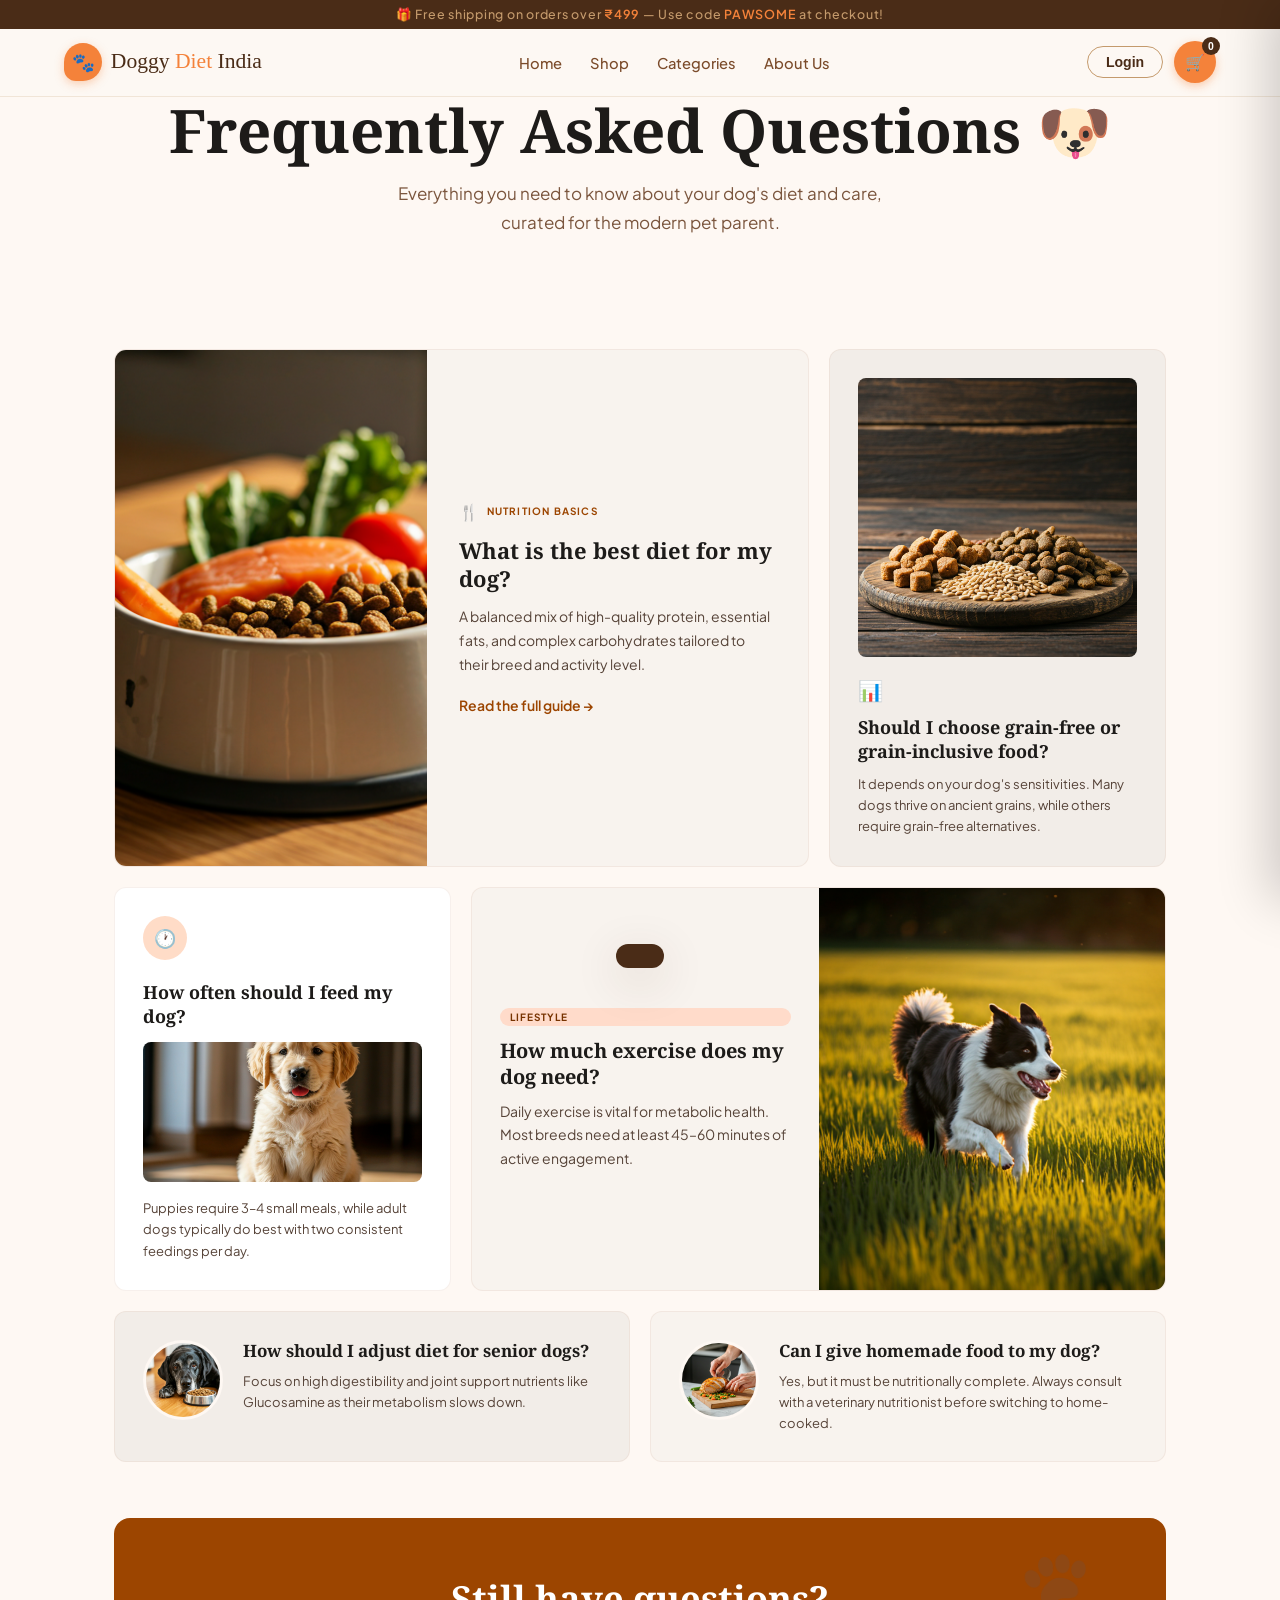
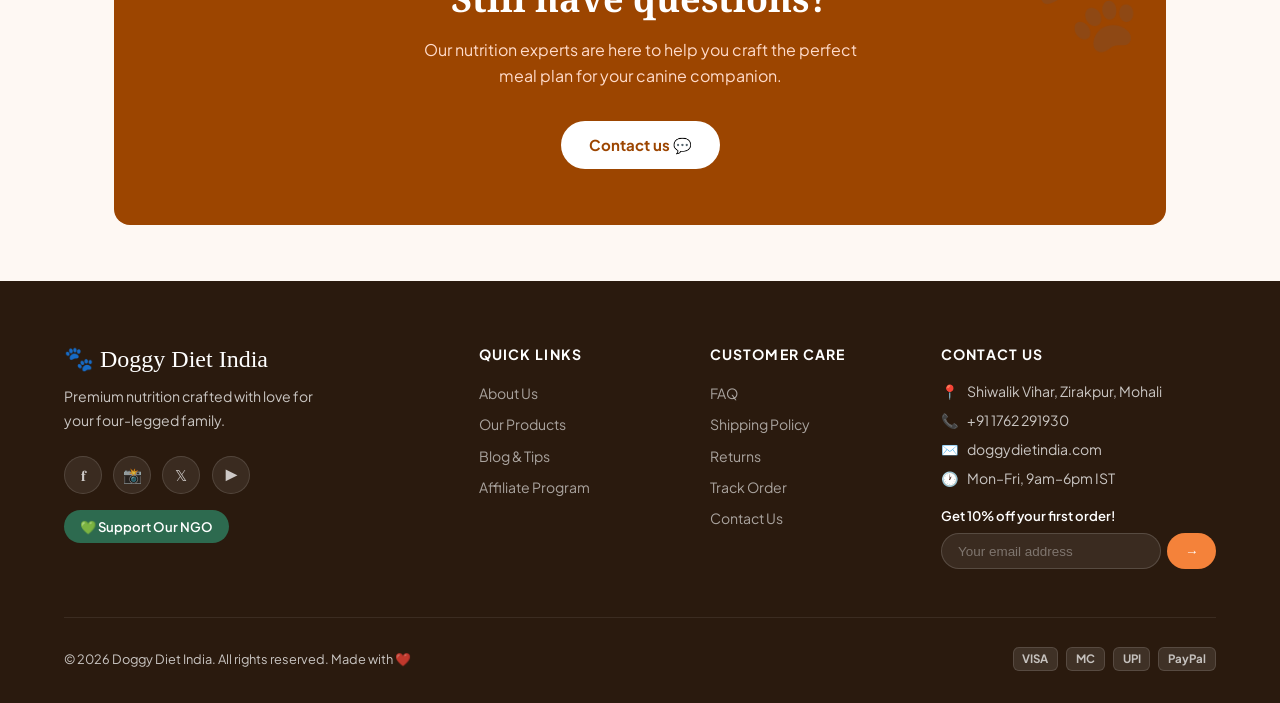
<file: faq.html>
<!DOCTYPE html>
<html lang="en">

<head>
    <meta charset="utf-8" />
    <meta content="width=device-width, initial-scale=1.0" name="viewport" />
    <title>Doggy Diet India - Frequently Asked Questions</title>
    <link
        href="https://fonts.googleapis.com/css2?family=Noto+Serif:ital,wght@0,400;0,700;1,400&family=Plus+Jakarta+Sans:wght@300;400;500;600;700&display=swap"
        rel="stylesheet" />
    <link rel="stylesheet" href="style.css" />
    <style>
        * {
            box-sizing: border-box;
            margin: 0;
            padding: 0;
        }

        body {
            font-family: 'Plus Jakarta Sans', sans-serif;
            background: #fef8f3;
            color: #1d1b19;
            min-height: 100vh;
        }

        h1,
        h2,
        h3 {
            font-family: 'Noto Serif', serif;
        }

        /* Nav */
        .nav {
            background: rgba(254, 248, 243, 0.92);
            backdrop-filter: blur(10px);
            border-bottom: 1px solid rgba(221, 193, 179, 0.3);
            padding: 16px 32px;
            display: flex;
            justify-content: space-between;
            align-items: center;
            position: sticky;
            top: 0;
            z-index: 50;
        }

        .nav-brand {
            font-family: 'Noto Serif', serif;
            font-style: italic;
            font-size: 22px;
            color: #9c4500;
        }

        .nav-links {
            display: flex;
            gap: 28px;
            align-items: center;
        }

        .nav-link {
            font-family: 'Noto Serif', serif;
            font-size: 15px;
            color: #7b563e;
            text-decoration: none;
            transition: color 0.2s;
        }

        .nav-link:hover {
            color: #9c4500;
        }

        .nav-link.active {
            color: #9c4500;
            border-bottom: 2px solid #9c4500;
            padding-bottom: 2px;
        }

        .nav-icons {
            display: flex;
            gap: 16px;
            color: #9c4500;
            font-size: 20px;
            cursor: pointer;
        }

        /* Main */
        .main {
            max-width: 1100px;
            margin: 0 auto;
            padding: 56px 24px;
        }

        /* Hero */
        .hero-faq {
            text-align: center;
            margin-bottom: 56px;
        }

        .hero-eyebrow {
            font-size: 11px;
            font-weight: 700;
            letter-spacing: 0.15em;
            text-transform: uppercase;
            color: #9c4500;
            margin-bottom: 12px;
        }

        .hero-faq h1 {
            font-size: clamp(36px, 6vw, 60px);
            color: #1d1b19;
            margin-bottom: 16px;
            line-height: 1.1;
        }

        .hero-faq p {
            font-size: 17px;
            color: #7b563e;
            max-width: 500px;
            margin: 0 auto;
            line-height: 1.7;
        }

        /* Bento Grid */
        .grid {
            display: grid;
            grid-template-columns: repeat(12, 1fr);
            gap: 20px;
        }

        /* Cards */
        .card {
            border-radius: 12px;
            overflow: hidden;
            transition: box-shadow 0.3s;
            border: 1px solid rgba(221, 193, 179, 0.25);
        }

        .card:hover {
            box-shadow: 0 8px 24px rgba(0, 0, 0, 0.08);
        }

        .card-light {
            background: #f8f3ee;
        }

        .card-mid {
            background: #f2ede8;
        }

        .card-white {
            background: #ffffff;
        }

        /* Card 1 — large featured */
        .c1 {
            grid-column: span 8;
            display: flex;
            min-height: 280px;
        }

        .c1-img {
            width: 45%;
            background: #e8dbd5;
            display: flex;
            align-items: center;
            justify-content: center;
            flex-shrink: 0;
            overflow: hidden;
        }

        .c1-img img {
            width: 100%;
            height: 100%;
            object-fit: cover;
            transition: transform 0.7s;
        }

        .c1:hover .c1-img img {
            transform: scale(1.05);
        }

        .c1-body {
            padding: 32px;
            display: flex;
            flex-direction: column;
            justify-content: center;
        }

        .tag-row {
            display: flex;
            align-items: center;
            gap: 8px;
            margin-bottom: 14px;
            color: #9c4500;
        }

        .tag-label {
            font-size: 10px;
            font-weight: 700;
            letter-spacing: 0.12em;
            text-transform: uppercase;
        }

        .c1 h3 {
            font-size: 22px;
            margin-bottom: 12px;
            color: #1d1b19;
            line-height: 1.3;
        }

        .c1 p {
            font-size: 14px;
            color: #564338;
            line-height: 1.7;
            margin-bottom: 20px;
        }

        .read-more {
            display: inline-flex;
            align-items: center;
            gap: 6px;
            color: #9c4500;
            font-weight: 600;
            font-size: 14px;
            cursor: pointer;
            background: none;
            border: none;
            padding: 0;
            font-family: 'Plus Jakarta Sans', sans-serif;
        }

        .read-more:hover {
            gap: 10px;
        }

        /* Card 2 — vertical */
        .c2 {
            grid-column: span 4;
            padding: 28px;
            display: flex;
            flex-direction: column;
        }

        .c2-img {
            width: 100%;
            aspect-ratio: 1;
            border-radius: 8px;
            background: #e8dbd5;
            overflow: hidden;
            margin-bottom: 20px;
        }

        .c2-img img {
            width: 100%;
            height: 100%;
            object-fit: cover;
        }

        .c2-icon {
            color: #9c4500;
            font-size: 20px;
            margin-bottom: 12px;
        }

        .c2 h3 {
            font-size: 18px;
            margin-bottom: 10px;
            color: #1d1b19;
            line-height: 1.35;
        }

        .c2 p {
            font-size: 13px;
            color: #564338;
            line-height: 1.65;
        }

        /* Card 3 — simple */
        .c3 {
            grid-column: span 4;
            padding: 28px;
        }

        .c3-icon {
            width: 44px;
            height: 44px;
            background: #ffdcc7;
            border-radius: 50%;
            display: flex;
            align-items: center;
            justify-content: center;
            margin-bottom: 20px;
            font-size: 18px;
        }

        .c3 h3 {
            font-size: 18px;
            margin-bottom: 14px;
            color: #1d1b19;
        }

        .c3-img {
            width: 100%;
            height: 140px;
            border-radius: 8px;
            background: #e8dbd5;
            overflow: hidden;
            margin-bottom: 16px;
        }

        .c3-img img {
            width: 100%;
            height: 100%;
            object-fit: cover;
        }

        .c3 p {
            font-size: 13px;
            color: #564338;
            line-height: 1.65;
        }

        /* Card 4 — wide */
        .c4 {
            grid-column: span 8;
            display: flex;
            min-height: 220px;
        }

        .c4-body {
            padding: 28px;
            width: 50%;
            display: flex;
            flex-direction: column;
            justify-content: center;
        }

        .pill {
            display: inline-block;
            padding: 3px 10px;
            border-radius: 999px;
            background: #ffdbca;
            color: #773300;
            font-size: 10px;
            font-weight: 700;
            letter-spacing: 0.1em;
            text-transform: uppercase;
            margin-bottom: 12px;
        }

        .c4 h3 {
            font-size: 20px;
            margin-bottom: 10px;
            color: #1d1b19;
            line-height: 1.3;
        }

        .c4 p {
            font-size: 14px;
            color: #564338;
            line-height: 1.65;
        }

        .c4-img {
            width: 50%;
            background: #d5c4ba;
            overflow: hidden;
        }

        .c4-img img {
            width: 100%;
            height: 100%;
            object-fit: cover;
        }

        /* Cards 5 & 6 — split */
        .c5,
        .c6 {
            grid-column: span 6;
            padding: 28px;
            display: flex;
            gap: 20px;
            align-items: flex-start;
        }

        .avatar {
            width: 80px;
            height: 80px;
            border-radius: 50%;
            background: #e8dbd5;
            border: 3px solid #fef8f3;
            flex-shrink: 0;
            overflow: hidden;
        }

        .avatar img {
            width: 100%;
            height: 100%;
            object-fit: cover;
        }

        .c5 h3,
        .c6 h3 {
            font-size: 17px;
            margin-bottom: 8px;
            color: #1d1b19;
            line-height: 1.35;
        }

        .c5 p,
        .c6 p {
            font-size: 13px;
            color: #564338;
            line-height: 1.6;
        }

        /* Image placeholder (shown when no src) */
        .img-placeholder {
            width: 100%;
            height: 100%;
            background: #e8dbd5;
            display: flex;
            flex-direction: column;
            align-items: center;
            justify-content: center;
            padding: 12px;
            text-align: center;
            min-height: 80px;
        }

        .img-placeholder span {
            font-size: 11px;
            color: #7b563e;
            font-style: italic;
            line-height: 1.4;
            opacity: 0.85;
        }

        /* CTA */
        .cta {
            margin-top: 56px;
            background: #9c4500;
            border-radius: 16px;
            padding: 56px 32px;
            text-align: center;
            position: relative;
            overflow: hidden;
        }

        .cta-bg {
            position: absolute;
            top: 12px;
            right: 24px;
            font-size: 100px;
            opacity: 0.1;
            color: white;
            pointer-events: none;
        }

        .cta h2 {
            font-family: 'Noto Serif', serif;
            font-size: clamp(26px, 4vw, 36px);
            color: white;
            margin-bottom: 14px;
            position: relative;
            z-index: 1;
        }

        .cta p {
            color: #ffdbca;
            font-size: 16px;
            margin-bottom: 32px;
            max-width: 440px;
            margin-left: auto;
            margin-right: auto;
            line-height: 1.6;
            position: relative;
            z-index: 1;
        }

        .cta-btn {
            display: inline-flex;
            align-items: center;
            gap: 8px;
            background: white;
            color: #9c4500;
            padding: 14px 28px;
            border-radius: 999px;
            font-weight: 700;
            font-size: 15px;
            cursor: pointer;
            border: none;
            font-family: 'Plus Jakarta Sans', sans-serif;
            transition: transform 0.2s;
            position: relative;
            z-index: 1;
            text-decoration: none;
        }

        .cta-btn:hover {
            transform: scale(1.04);
        }


        /* Responsive */
        @media (max-width: 768px) {
            .grid {
                grid-template-columns: 1fr;
            }

            .c1,
            .c2,
            .c3,
            .c4,
            .c5,
            .c6 {
                grid-column: span 1;
            }

            .c1,
            .c4 {
                flex-direction: column;
            }

            .c1-img {
                width: 100%;
                height: 220px;
            }

            .c4-img {
                width: 100%;
                height: 200px;
            }

            .c4-body {
                width: 100%;
            }

            .nav-links {
                display: none;
            }
        }
    </style>
</head>

<body>

    <!-- TOP BAR -->
    <div class="topbar">
        🎁 Free shipping on orders over <span>₹499</span> —
        Use code <span>PAWSOME</span> at checkout!
    </div>

    <!-- NAV -->
    <nav id="mainNav">
        <a href="#" class="nav-logo">
            <div class="paw">🐾</div>
            <div class="brand">Doggy<em> Diet</em> India</div>
        </a>
        <ul class="nav-links">
            <li><a href="index.html">Home</a></li>
            <li><a href="product.html">Shop</a></li>
            <li><a href="categories.html">Categories</a></li>
            <li><a href="about.html">About Us</a></li>
        </ul>
        <div class="nav-actions">
            <span id="navUsername" style="
      font-size:.85rem;
      font-weight:600;
      color:#4A2C17;
      display:none;
      margin-right:.5rem;">
            </span>
            <button class="btn-login" id="authBtn">Login</button>
            <button class="btn-cart" id="cartBtn" aria-label="Open cart">
                🛒
                <span class="cart-badge" id="cartCount">0</span>
            </button>
            <button class="hamburger" id="hamburgerBtn" aria-label="Open menu">
                <span></span><span></span><span></span>
            </button>
        </div>
    </nav>
    <!-- Hero -->
    <section class="hero-faq">
        <h1>Frequently Asked Questions 🐶</h1>
        <p>Everything you need to know about your dog's diet and care, curated for the modern pet parent.</p>
    </section>

    <main class="main">

        <!-- Bento Grid -->
        <div class="grid">

            <!-- Card 1: Large featured -->
            <div class="card card-light c1">
                <div class="c1-img">
                    <!-- image path -->
                    <img src="faq_images/faq1.png"
                        alt="Close-up of a premium ceramic dog bowl filled with fresh organic vegetables, salmon, and nutritious kibble in warm kitchen light"
                        onerror="this.style.display='none'; this.parentElement.querySelector('.img-placeholder').style.display='flex';" />
                    <div class="img-placeholder" style="display:none;">
                        <span>Close-up of a premium ceramic dog bowl filled with fresh organic vegetables, salmon,
                            and
                            nutritious kibble in warm kitchen light</span>
                    </div>
                </div>
                <div class="c1-body">
                    <div class="tag-row">
                        <span>🍴</span>
                        <span class="tag-label">Nutrition Basics</span>
                    </div>
                    <h3>What is the best diet for my dog?</h3>
                    <p>A balanced mix of high-quality protein, essential fats, and complex carbohydrates tailored to
                        their breed and activity level.</p>
                    <button class="read-more">Read the full guide →</button>
                </div>
            </div>

            <!-- Card 2: Vertical -->
            <div class="card card-mid c2">
                <div class="c2-img">
                    <!-- image path -->
                    <img src="faq_images/faq2.png"
                        alt="Side-by-side comparison of artisanal grain-free nuggets and whole grain-inclusive pet food on a rustic wooden board"
                        onerror="this.style.display='none'; this.parentElement.querySelector('.img-placeholder').style.display='flex';" />
                    <div class="img-placeholder" style="display:none;">
                        <span>Side-by-side comparison of artisanal grain-free nuggets and whole grain-inclusive pet
                            food
                            on a rustic wooden board</span>
                    </div>
                </div>
                <div class="c2-icon">📊</div>
                <h3>Should I choose grain-free or grain-inclusive food?</h3>
                <p>It depends on your dog's sensitivities. Many dogs thrive on ancient grains, while others require
                    grain-free alternatives.</p>
            </div>

            <!-- Card 3: Simple -->
            <div class="card card-white c3">
                <div class="c3-icon">🕐</div>
                <h3>How often should I feed my dog?</h3>
                <div class="c3-img">
                    <!-- image path -->
                    <img src="faq_images/faq3.png"
                        alt="Adorable golden retriever puppy sitting patiently in front of an empty bowl in a bright sunlit morning room"
                        onerror="this.style.display='none'; this.parentElement.querySelector('.img-placeholder').style.display='flex';" />
                    <div class="img-placeholder" style="display:none;">
                        <span>Adorable golden retriever puppy sitting patiently in front of an empty bowl in a
                            bright
                            sunlit morning room</span>
                    </div>
                </div>
                <p>Puppies require 3–4 small meals, while adult dogs typically do best with two consistent feedings
                    per
                    day.</p>
            </div>

            <!-- Card 4: Wide -->
            <div class="card card-light c4">
                <div class="c4-body">
                    <span class="pill">Lifestyle</span>
                    <h3>How much exercise does my dog need?</h3>
                    <p>Daily exercise is vital for metabolic health. Most breeds need at least 45–60 minutes of
                        active
                        engagement.</p>
                </div>
                <div class="c4-img">
                    <!-- image path -->
                    <img src="faq_images/faq4.png"
                        alt="Energetic border collie running through a lush green field at sunset with golden light catching its fur"
                        onerror="this.style.display='none'; this.parentElement.querySelector('.img-placeholder').style.display='flex';" />
                    <div class="img-placeholder" style="display:none;">
                        <span>Energetic border collie running through a lush green field at sunset with golden light
                            catching its fur</span>
                    </div>
                </div>
            </div>

            <!-- Card 5: Split -->
            <div class="card card-mid c5">
                <div class="avatar">
                    <!-- image path -->
                    <img src="faq_images/faq5.png"
                        alt="Gentle senior black labrador resting its head on paws next to a bowl of specialized senior health food"
                        onerror="this.style.display='none'; this.parentElement.querySelector('.img-placeholder').style.display='flex';" />
                    <div class="img-placeholder" style="display:none;">
                        <span style="font-size:9px;">Senior labrador with senior food</span>
                    </div>
                </div>
                <div>
                    <h3>How should I adjust diet for senior dogs?</h3>
                    <p>Focus on high digestibility and joint support nutrients like Glucosamine as their metabolism
                        slows down.</p>
                </div>
            </div>

            <!-- Card 6: Split -->
            <div class="card card-light c6">
                <div class="avatar">
                    <!--  image path -->
                    <img src="faq_images/faq6.png"
                        alt="Hands of a pet owner carefully preparing a fresh meal of cooked chicken, carrots, and peas for a dog"
                        onerror="this.style.display='none'; this.parentElement.querySelector('.img-placeholder').style.display='flex';" />
                    <div class="img-placeholder" style="display:none;">
                        <span style="font-size:9px;">Hands preparing homemade dog food</span>
                    </div>
                </div>
                <div>
                    <h3>Can I give homemade food to my dog?</h3>
                    <p>Yes, but it must be nutritionally complete. Always consult with a veterinary nutritionist
                        before
                        switching to home-cooked.</p>
                </div>
            </div>

        </div><!-- end .grid -->

        <!-- CTA Section -->
        <section class="cta">
            <div class="cta-bg">🐾</div>
            <h2>Still have questions?</h2>
            <p>Our nutrition experts are here to help you craft the perfect meal plan for your canine companion.</p>
            <a href="#" class="cta-btn">Contact us 💬</a>
        </section>

    </main>

    <!-- FOOTER -->
    <footer>
        <div class="footer-grid">
            <div class="footer-brand">
                <div class="brand-name">🐾 Doggy Diet India</div>
                <p>Premium nutrition crafted with love for your four-legged family.</p>
                <div class="social-links">
                    <a class="social-btn" href="#" title="Facebook">𝐟</a>
                    <a class="social-btn" href="https://www.instagram.com/doggydietindia?igsh=Z2Q3N3h2NjV0aTZ6"
                        title="Instagram">📸</a>
                    <a class="social-btn" href="#" title="Twitter">𝕏</a>
                    <a class="social-btn" href="https://youtube.com/@varunshamra-u6k?si=izHk07iB0OcBzfzO"
                        title="YouTube">▶</a>
                </div>
                <div style="margin-top:1rem;">
                    <a href="ngo.html" style="display:inline-flex;align-items:center;gap:.4rem;
                  background:#2d6a4f;color:white;padding:.5rem 1rem;
                  border-radius:20px;text-decoration:none;
                  font-size:.82rem;font-weight:600;">
                        💚 Support Our NGO
                    </a>
                </div>
            </div>
            <div class="footer-col">
                <h4>Quick Links</h4>
                <ul>
                    <li><a href="about.html">About Us</a></li>
                    <li><a href="product.html">Our Products</a></li>
                    <li><a href="blog.html">Blog & Tips</a></li>
                    <li><a href="affiliate.html">Affiliate Program</a></li>
                </ul>
            </div>
            <div class="footer-col">
                <h4>Customer Care</h4>
                <ul>
                    <li><a href="faq.html">FAQ</a></li>
                    <li><a href="shipping_policy.html">Shipping Policy</a></li>
                    <li><a href="shipping_policy.html">Returns</a></li>
                    <li><a href="track-order.html">Track Order</a></li>
                    <li><a href="about.html">Contact Us</a></li>
                </ul>
            </div>
            <div class="footer-col footer-contact">
                <h4>Contact Us</h4>
                <p><span class="ic">📍</span> Shiwalik Vihar, Zirakpur, Mohali</p>
                <p><span class="ic">📞</span>+91 1762 291930</p>
                <p><span class="ic">✉️</span>doggydietindia.com</p>
                <p><span class="ic">🕐</span>Mon–Fri, 9am–6pm IST</p>
                <div class="newsletter">
                    <div style="font-size:.82rem;font-weight:600;color:#fff;margin-bottom:.3rem;">
                        Get 10% off your first order!
                    </div>
                    <div class="newsletter-form">
                        <input type="email" placeholder="Your email address" id="emailInput" />
                        <button onclick="subscribeEmail()">→</button>
                    </div>
                </div>
            </div>
        </div>
        <div class="footer-bottom">
            <div>© 2026 Doggy Diet India. All rights reserved. Made with ❤️</div>
            <div class="pay-icons">
                <span class="pay-icon">VISA</span>
                <span class="pay-icon">MC</span>
                <span class="pay-icon">UPI</span>
                <span class="pay-icon">PayPal</span>
            </div>
        </div>
    </footer>

    <!-- CART OVERLAY & PANEL -->
    <div class="cart-overlay" id="cartOverlay" onclick="toggleCart()"></div>
    <div class="cart-panel" id="cartPanel">
        <div class="cart-head">
            <h3>🛒 Your Cart</h3>
            <button class="cart-close" onclick="toggleCart()">✕</button>
        </div>
        <div class="cart-items" id="cartItemsList"></div>
        <div class="cart-footer" id="cartFooter" style="display:none">
            <div class="cart-subtotal">
                <span>Subtotal</span>
                <span id="cartTotal">₹0.00</span>
            </div>
            <button class="btn-checkout" onclick="window.location.href='index.html#shop'">
                Go to Shop & Checkout →
            </button>
        </div>
    </div>

    <!-- TOAST -->
    <div class="toast" id="toast"></div>

    <script src="app.js"></script>
    <script>
        function mobileAuthAction() {
            if (localStorage.getItem("username")) { logout(); }
            else { window.location.href = "login.html"; }
        }
    </script>
</body>

</html>
</file>
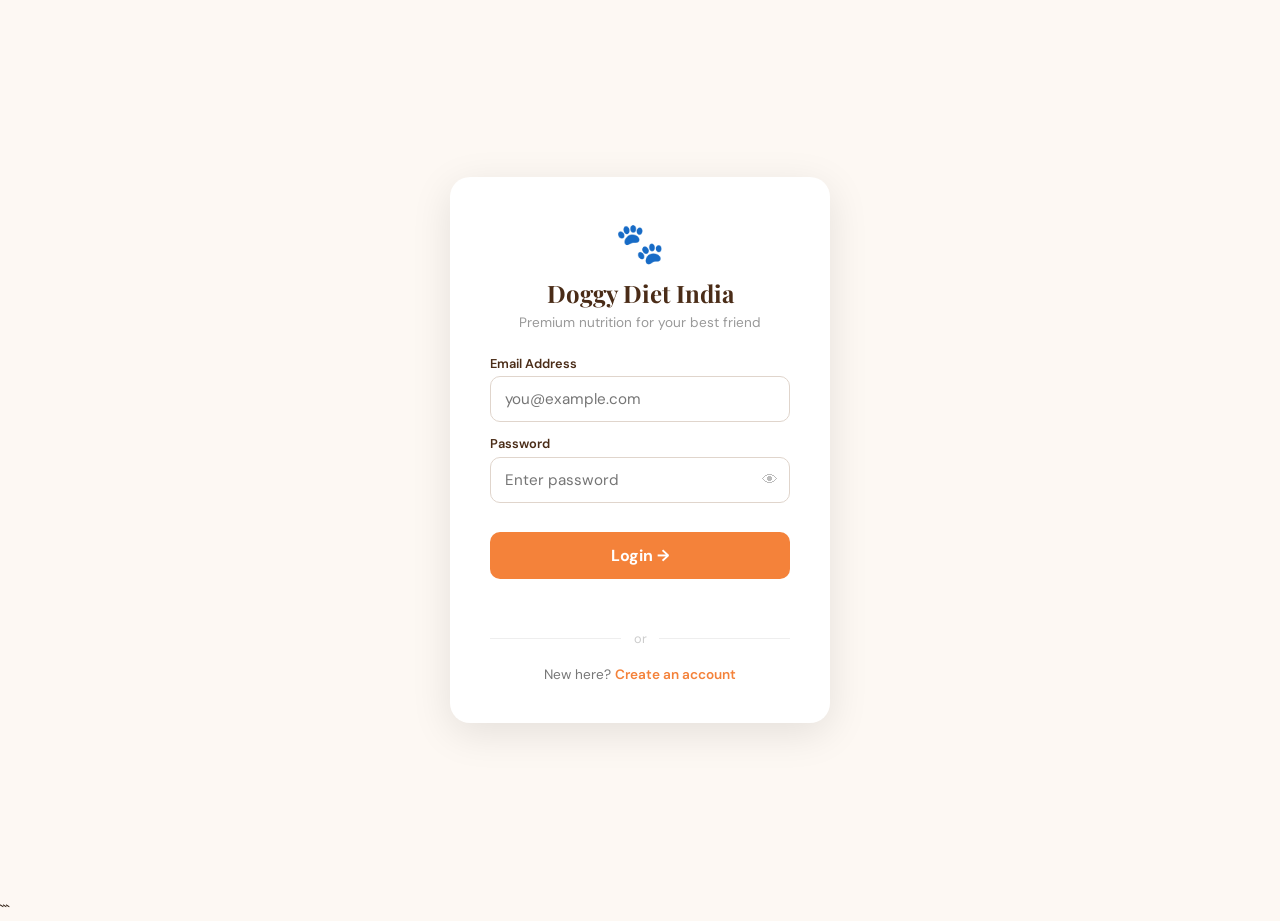
<file: login.html>
<!DOCTYPE html>
<html lang="en">
<head>
  <meta charset="UTF-8">
  <meta name="viewport" content="width=device-width, initial-scale=1.0">
  <title>Login - Doggy Diet India</title>
  <link rel="stylesheet" href="style.css">
  <link href="https://fonts.googleapis.com/css2?family=Playfair+Display:wght@700;800&family=DM+Sans:wght@300;400;500;600&display=swap" rel="stylesheet"/>
  <style>
    .login-container {
      min-height: 100vh;
      display: flex;
      justify-content: center;
      align-items: center;
      background: #FDF8F3;
    }

    .login-box {
      background: white;
      padding: 2.5rem;
      border-radius: 20px;
      width: 380px;
      box-shadow: 0 10px 40px rgba(0,0,0,0.1);
      text-align: center;
    }

    .login-logo {
      font-size: 2.5rem;
      margin-bottom: .5rem;
    }

    .login-box h2 {
      margin-bottom: .3rem;
      color: #4A2C17;
      font-family: 'Playfair Display', serif;
    }

    .login-sub {
      font-size: .85rem;
      color: #999;
      margin-bottom: 1.5rem;
    }

    .input-group {
      position: relative;
      margin: .8rem 0;
      text-align: left;
    }

    .input-group label {
      font-size: .8rem;
      font-weight: 600;
      color: #4A2C17;
      display: block;
      margin-bottom: .3rem;
    }

    .input-group input {
      width: 100%;
      padding: 12px 14px;
      border-radius: 10px;
      border: 1.5px solid #e0d5cc;
      font-size: .95rem;
      font-family: 'DM Sans', sans-serif;
      transition: border .2s;
      box-sizing: border-box;
      outline: none;
    }

    .input-group input:focus {
      border-color: #F4823A;
    }

    .login-btn {
      width: 100%;
      padding: 13px;
      background: #F4823A;
      border: none;
      color: white;
      border-radius: 10px;
      cursor: pointer;
      font-weight: 700;
      font-size: 1rem;
      margin-top: 1rem;
      font-family: 'DM Sans', sans-serif;
      transition: background .2s, transform .1s;
    }

    .login-btn:hover  { background: #D96A22; }
    .login-btn:active { transform: scale(.98); }

    .login-btn:disabled {
      background: #ccc;
      cursor: not-allowed;
    }

    .error-msg {
      color: #e53935;
      font-size: .82rem;
      margin-top: .8rem;
      min-height: 1.2rem;
      font-weight: 500;
    }

    .success-msg {
      color: #2e7d32;
      font-size: .82rem;
      margin-top: .8rem;
      font-weight: 500;
    }

    .divider {
      display: flex;
      align-items: center;
      gap: .8rem;
      margin: 1.2rem 0;
      color: #ccc;
      font-size: .8rem;
    }

    .divider::before,
    .divider::after {
      content: '';
      flex: 1;
      height: 1px;
      background: #eee;
    }

    .register-link {
      font-size: .85rem;
      color: #777;
      margin-top: 1rem;
    }

    .register-link a {
      color: #F4823A;
      font-weight: 600;
      text-decoration: none;
      cursor: pointer;
    }

    .register-link a:hover { text-decoration: underline; }

    .register-form { display: none; }
    .register-form.active { display: block; }
    .login-form.hidden { display: none; }

    /* ── Show/Hide Password ── */
    .pw-wrap {
      position: relative;
    }
    .pw-wrap input {
      padding-right: 44px !important;
    }
    .pw-toggle {
      position: absolute;
      right: 12px;
      top: 50%;
      transform: translateY(-50%);
      background: none;
      border: none;
      cursor: pointer;
      font-size: 1rem;
      color: #bbb;
      padding: 0;
      line-height: 1;
      transition: color .2s;
    }
    .pw-toggle:hover { color: #F4823A; }
  </style>
</head>
<body>

<div class="login-container">
  <div class="login-box">

    <div class="login-logo">🐾</div>
    <h2>Doggy Diet India</h2>
    <p class="login-sub">Premium nutrition for your best friend</p>

    <!-- ── LOGIN FORM ── -->
    <div class="login-form" id="loginForm">
      <div class="input-group">
        <label>Email Address</label>
        <input type="email" id="loginEmail"
               placeholder="you@example.com" />
      </div>
      <div class="input-group">
        <label>Password</label>
        <div class="pw-wrap">
          <input type="password" id="loginPassword"
                 placeholder="Enter password" />
          <button type="button" class="pw-toggle"
                  onclick="togglePw('loginPassword', this)"
                  title="Show/Hide password">👁</button>
        </div>
      </div>

      <button class="login-btn" id="loginBtn" onclick="login()">
        Login →
      </button>

      <div class="error-msg"   id="loginError"></div>
      <div class="success-msg" id="loginSuccess"></div>

      <div class="divider">or</div>

      <div class="register-link">
        New here?
        <a onclick="showRegister()">Create an account</a>
      </div>
    </div>

    <!-- ── REGISTER FORM ── -->
    <div class="register-form" id="registerForm">
      <div class="input-group">
        <label>Full Name</label>
        <input type="text" id="regName"
               placeholder="Your name" />
      </div>
      <div class="input-group">
        <label>Email Address</label>
        <input type="email" id="regEmail"
               placeholder="you@example.com" />
      </div>
      <div class="input-group">
        <label>Password</label>
        <div class="pw-wrap">
          <input type="password" id="regPassword"
                 placeholder="Min 6 characters" />
          <button type="button" class="pw-toggle"
                  onclick="togglePw('regPassword', this)"
                  title="Show/Hide password">👁</button>
        </div>
      </div>

      <button class="login-btn" id="registerBtn"
              onclick="register()">
        Create Account →
      </button>

      <div class="error-msg"   id="registerError"></div>
      <div class="success-msg" id="registerSuccess"></div>

      <div class="divider">or</div>

      <div class="register-link">
        Already have an account?
        <a onclick="showLogin()">Login here</a>
      </div>
    </div>

  </div>
</div>

<script>
  const BASE_URL = "";

  // ── LOGIN ──────────────────────────────────────────
  async function login() {
    const email     = document.getElementById("loginEmail").value.trim();
    const password  = document.getElementById("loginPassword").value.trim();
    const errorEl   = document.getElementById("loginError");
    const successEl = document.getElementById("loginSuccess");
    const btn       = document.getElementById("loginBtn");

    errorEl.textContent   = "";
    successEl.textContent = "";

    if (!email || !password) {
      errorEl.textContent = "Please fill in all fields!";
      return;
    }

    btn.disabled    = true;
    btn.textContent = "Logging in...";

    try {
      const res = await fetch(`${BASE_URL}/api/auth/login`, {
        method:      "POST",
        headers:     { "Content-Type": "application/json" },
        credentials: "include",
        body: JSON.stringify({ email, password })
      });

      const data = await res.json();
      console.log("Login response:", data);

      if (res.ok) {
        // ✅ Token + user info save karo
        localStorage.setItem("token",    data.token);
        localStorage.setItem("username", data.username);
        localStorage.setItem("email",    data.email);
        localStorage.setItem("roles",    JSON.stringify(data.roles));

        successEl.textContent = "✅ Login successful! Redirecting...";

        // ✅ Role check karke redirect karo
        const roles = data.roles || [];
        setTimeout(() => {
          if (roles.includes("ROLE_ADMIN")) {
            window.location.href = "admin.html"; // 👑 Admin panel
          } else {
            window.location.href = "index.html"; // 🛍 Normal user
          }
        }, 1000);

      } else {
        errorEl.textContent = data || "Invalid email or password!";
      }

    } catch (err) {
      errorEl.textContent = "Server error! Please try again.";
      console.error(err);
    } finally {
      btn.disabled    = false;
      btn.textContent = "Login →";
    }
  }

  // ── REGISTER ───────────────────────────────────────
  async function register() {
    const username  = document.getElementById("regName").value.trim();
    const email     = document.getElementById("regEmail").value.trim();
    const password  = document.getElementById("regPassword").value.trim();
    const errorEl   = document.getElementById("registerError");
    const successEl = document.getElementById("registerSuccess");
    const btn       = document.getElementById("registerBtn");

    errorEl.textContent   = "";
    successEl.textContent = "";

    if (!username || !email || !password) {
      errorEl.textContent = "Please fill in all fields!";
      return;
    }

    if (password.length < 6) {
      errorEl.textContent = "Password must be at least 6 characters!";
      return;
    }

    btn.disabled    = true;
    btn.textContent = "Creating account...";

    try {
      const res = await fetch(`${BASE_URL}/api/auth/register`, {
        method:      "POST",
        headers:     { "Content-Type": "application/json" },
        credentials: "include",
        body: JSON.stringify({ username, email, password })
      });

      const text = await res.text();

      if (res.ok) {
        successEl.textContent = "✅ Account created! Please login.";
        setTimeout(() => showLogin(), 1500);
      } else {
        errorEl.textContent = text || "Registration failed!";
      }

    } catch (err) {
      errorEl.textContent = "Server error! Please try again.";
      console.error(err);
    } finally {
      btn.disabled    = false;
      btn.textContent = "Create Account →";
    }
  }

  // ── TOGGLE PASSWORD VISIBILITY ─────────────────────
  function togglePw(inputId, btn) {
    const inp = document.getElementById(inputId);
    if (inp.type === 'password') {
      inp.type = 'text';
      btn.textContent = '🙈';
      btn.style.color = '#F4823A';
    } else {
      inp.type = 'password';
      btn.textContent = '👁';
      btn.style.color = '#bbb';
    }
  }

  // ── TOGGLE FORMS ───────────────────────────────────
  function showRegister() {
    document.getElementById("loginForm")
            .classList.add("hidden");
    document.getElementById("registerForm")
            .classList.add("active");
  }

  function showLogin() {
    document.getElementById("registerForm")
            .classList.remove("active");
    document.getElementById("loginForm")
            .classList.remove("hidden");
  }

  // ── ENTER KEY ──────────────────────────────────────
  document.addEventListener("keydown", e => {
    if (e.key === "Enter") {
      const isRegister = document.getElementById("registerForm")
                          .classList.contains("active");
      isRegister ? register() : login();
    }
  });

  // ── Already logged in? ─────────────────────────────
  if (localStorage.getItem("username")) {
    const roles = JSON.parse(
      localStorage.getItem("roles") || "[]");
    if (roles.includes("ROLE_ADMIN")) {
      window.location.href = "admin.html";
    } else {
      window.location.href = "index.html";
    }
  }
</script>

</body>
</html>
```
</file>
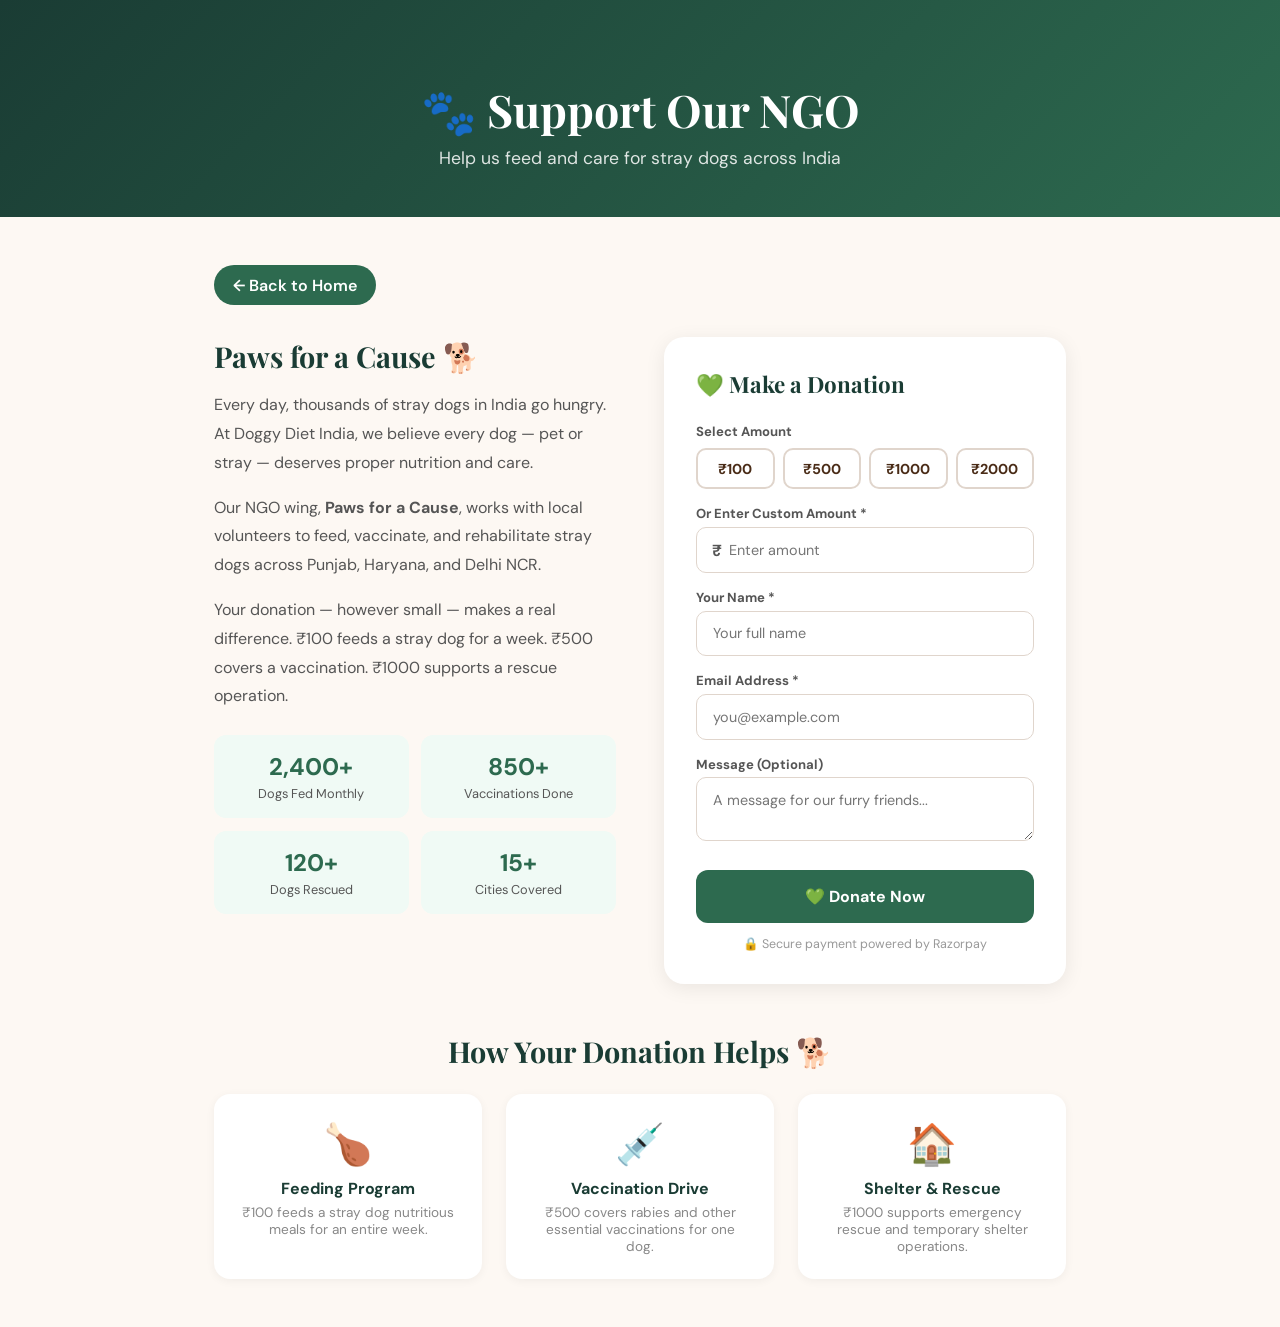
<file: ngo.html>
<!DOCTYPE html>
<html lang="en">
<head>
  <meta charset="UTF-8">
  <meta name="viewport" content="width=device-width, initial-scale=1.0">
  <title>Support Our NGO — Doggy Diet India</title>
  <link href="https://fonts.googleapis.com/css2?family=Playfair+Display:wght@700;800&family=DM+Sans:wght@300;400;500;600&display=swap" rel="stylesheet"/>
  <link rel="stylesheet" href="style.css">
  <script src="https://checkout.razorpay.com/v1/checkout.js"></script>
  <style>
    body { background: #FDF8F3; font-family: 'DM Sans', sans-serif; }
    .page-hero {
      background: linear-gradient(135deg, #1a3c34 0%, #2d6a4f 100%);
      padding: 5rem 2rem 3rem;
      text-align: center;
      color: white;
    }
    .page-hero h1 {
      font-family: 'Playfair Display', serif;
      font-size: 2.8rem;
      margin-bottom: .5rem;
    }
    .page-hero p { font-size: 1.1rem; opacity: .85; }
    .content {
      max-width: 900px;
      margin: 0 auto;
      padding: 3rem 1.5rem;
    }
    .back-btn {
      display: inline-flex;
      align-items: center;
      gap: .4rem;
      background: #2d6a4f;
      color: white;
      padding: .6rem 1.2rem;
      border-radius: 20px;
      text-decoration: none;
      font-weight: 600;
      margin-bottom: 2rem;
    }
    .back-btn:hover { background: #1a3c34; }
    .ngo-grid {
      display: grid;
      grid-template-columns: 1fr 1fr;
      gap: 3rem;
      align-items: start;
      margin-bottom: 3rem;
    }
    @media(max-width:768px) {
      .ngo-grid { grid-template-columns: 1fr; }
      .page-hero h1 { font-size: 2rem; }
    }
    .ngo-info h2 {
      font-family: 'Playfair Display', serif;
      color: #1a3c34;
      font-size: 1.8rem;
      margin-bottom: 1rem;
    }
    .ngo-info p {
      color: #555;
      line-height: 1.8;
      margin-bottom: 1rem;
    }
    .impact-grid {
      display: grid;
      grid-template-columns: 1fr 1fr;
      gap: .8rem;
      margin-top: 1.5rem;
    }
    .impact-card {
      background: #f0faf5;
      border-radius: 12px;
      padding: 1rem;
      text-align: center;
    }
    .impact-card .num {
      font-size: 1.5rem;
      font-weight: 700;
      color: #2d6a4f;
    }
    .impact-card .lbl {
      font-size: .8rem;
      color: #555;
      margin-top: .2rem;
    }
    .donation-card {
      background: white;
      border-radius: 20px;
      padding: 2rem;
      box-shadow: 0 4px 20px rgba(0,0,0,.08);
    }
    .donation-card h3 {
      font-family: 'Playfair Display', serif;
      color: #1a3c34;
      font-size: 1.4rem;
      margin-bottom: 1.5rem;
    }
    .preset-amounts {
      display: grid;
      grid-template-columns: repeat(4, 1fr);
      gap: .5rem;
      margin-bottom: 1rem;
    }
    .preset-btn {
      padding: .6rem;
      border: 2px solid #e0d5cc;
      border-radius: 10px;
      background: white;
      cursor: pointer;
      font-weight: 700;
      font-family: 'DM Sans', sans-serif;
      color: #4A2C17;
      transition: all .2s;
      font-size: .9rem;
    }
    .preset-btn:hover,
    .preset-btn.active {
      border-color: #2d6a4f;
      background: #f0faf5;
      color: #2d6a4f;
    }
    .form-group {
      margin-bottom: 1rem;
    }
    .form-group label {
      font-size: .82rem;
      font-weight: 700;
      color: #555;
      display: block;
      margin-bottom: .3rem;
    }
    .form-group input,
    .form-group textarea {
      width: 100%;
      padding: .8rem 1rem;
      border: 1.5px solid #e0d5cc;
      border-radius: 10px;
      font-family: 'DM Sans', sans-serif;
      font-size: .9rem;
      outline: none;
      box-sizing: border-box;
      transition: border .2s;
    }
    .form-group input:focus,
    .form-group textarea:focus { border-color: #2d6a4f; }
    .amount-input {
      position: relative;
    }
    .amount-input .rupee {
      position: absolute;
      left: 1rem;
      top: 50%;
      transform: translateY(-50%);
      font-weight: 700;
      color: #555;
    }
    .amount-input input { padding-left: 2rem; }
    .btn-donate {
      width: 100%;
      padding: 1rem;
      background: #2d6a4f;
      color: white;
      border: none;
      border-radius: 12px;
      font-size: 1rem;
      font-weight: 700;
      cursor: pointer;
      font-family: 'DM Sans', sans-serif;
      transition: background .2s;
      margin-top: .5rem;
    }
    .btn-donate:hover  { background: #1a3c34; }
    .btn-donate:disabled {
      background: #ccc;
      cursor: not-allowed;
    }
    .secure-note {
      text-align: center;
      font-size: .78rem;
      color: #999;
      margin-top: .8rem;
    }
    .success-box {
      display: none;
      text-align: center;
      padding: 2rem;
    }
    .success-box.show { display: block; }
    .success-box .icon { font-size: 4rem; margin-bottom: 1rem; }
    .success-box h3 {
      font-family: 'Playfair Display', serif;
      color: #2d6a4f;
      font-size: 1.5rem;
    }
    .how-we-use {
      margin-top: 3rem;
    }
    .how-we-use h2 {
      font-family: 'Playfair Display', serif;
      color: #1a3c34;
      font-size: 1.8rem;
      margin-bottom: 1.5rem;
      text-align: center;
    }
    .use-grid {
      display: grid;
      grid-template-columns: repeat(3, 1fr);
      gap: 1.5rem;
    }
    @media(max-width:768px) {
      .use-grid { grid-template-columns: 1fr; }
      .preset-amounts { grid-template-columns: repeat(2,1fr); }
    }
    .use-card {
      background: white;
      border-radius: 16px;
      padding: 1.5rem;
      text-align: center;
      box-shadow: 0 2px 10px rgba(0,0,0,.05);
    }
    .use-card .icon { font-size: 2.5rem; margin-bottom: .5rem; }
    .use-card h4 { color: #1a3c34; margin-bottom: .3rem; }
    .use-card p { color: #888; font-size: .85rem; }
  </style>
</head>
<body>

<div class="page-hero">
  <h1>🐾 Support Our NGO</h1>
  <p>Help us feed and care for stray dogs across India</p>
</div>

<div class="content">
  <a href="index.html" class="back-btn">← Back to Home</a>

  <div class="ngo-grid">

    <!-- NGO Info -->
    <div class="ngo-info">
      <h2>Paws for a Cause 🐕</h2>
      <p>Every day, thousands of stray dogs in India go hungry. At Doggy Diet India, we believe every dog — pet or stray — deserves proper nutrition and care.</p>
      <p>Our NGO wing, <strong>Paws for a Cause</strong>, works with local volunteers to feed, vaccinate, and rehabilitate stray dogs across Punjab, Haryana, and Delhi NCR.</p>
      <p>Your donation — however small — makes a real difference. ₹100 feeds a stray dog for a week. ₹500 covers a vaccination. ₹1000 supports a rescue operation.</p>

      <div class="impact-grid">
        <div class="impact-card">
          <div class="num">2,400+</div>
          <div class="lbl">Dogs Fed Monthly</div>
        </div>
        <div class="impact-card">
          <div class="num">850+</div>
          <div class="lbl">Vaccinations Done</div>
        </div>
        <div class="impact-card">
          <div class="num">120+</div>
          <div class="lbl">Dogs Rescued</div>
        </div>
        <div class="impact-card">
          <div class="num">15+</div>
          <div class="lbl">Cities Covered</div>
        </div>
      </div>
    </div>

    <!-- Donation Form -->
    <div class="donation-card">

      <div id="donationForm">
        <h3>💚 Make a Donation</h3>

        <!-- Preset Amounts -->
        <div style="margin-bottom:1rem;">
          <label style="font-size:.82rem;font-weight:700;
                        color:#555;display:block;margin-bottom:.5rem;">
            Select Amount
          </label>
          <div class="preset-amounts">
            <button class="preset-btn"
                    onclick="setAmount(100, this)">₹100</button>
            <button class="preset-btn"
                    onclick="setAmount(500, this)">₹500</button>
            <button class="preset-btn"
                    onclick="setAmount(1000, this)">₹1000</button>
            <button class="preset-btn"
                    onclick="setAmount(2000, this)">₹2000</button>
          </div>
        </div>

        <!-- Custom Amount -->
        <div class="form-group">
          <label>Or Enter Custom Amount *</label>
          <div class="amount-input">
            <span class="rupee">₹</span>
            <input type="number" id="donationAmount"
                   placeholder="Enter amount"
                   min="5" oninput="clearPreset()"/>
          </div>
        </div>

        <div class="form-group">
          <label>Your Name *</label>
          <input type="text" id="donorName"
                 placeholder="Your full name"/>
        </div>

        <div class="form-group">
          <label>Email Address *</label>
          <input type="email" id="donorEmail"
                 placeholder="you@example.com"/>
        </div>

        <div class="form-group">
          <label>Message (Optional)</label>
          <textarea id="donorMessage"
                    placeholder="A message for our furry friends..."
                    rows="2"></textarea>
        </div>

        <div style="color:#e53935;font-size:.82rem;
                    margin-bottom:.5rem;" id="donateError">
        </div>

        <button class="btn-donate" id="donateBtn"
                onclick="processDonation()">
          💚 Donate Now
        </button>
        <div class="secure-note">
          🔒 Secure payment powered by Razorpay
        </div>
      </div>

      <!-- Success Message -->
      <div class="success-box" id="successBox">
        <div class="icon">🎉</div>
        <h3>Thank You!</h3>
        <p style="color:#555;margin:.5rem 0;">
          Your donation of
          <strong id="successAmount"></strong>
          has been received.
        </p>
        <p style="color:#888;font-size:.85rem;">
          A confirmation has been sent to your email.
          Together we're making a difference! 🐾
        </p>
        <button onclick="resetDonation()"
                style="margin-top:1rem;padding:.7rem 1.5rem;
                       background:#2d6a4f;color:white;border:none;
                       border-radius:20px;cursor:pointer;
                       font-weight:700;">
          Donate Again
        </button>
      </div>

    </div>
  </div>

  <!-- How We Use Donations -->
  <div class="how-we-use">
    <h2>How Your Donation Helps 🐕</h2>
    <div class="use-grid">
      <div class="use-card">
        <div class="icon">🍗</div>
        <h4>Feeding Program</h4>
        <p>₹100 feeds a stray dog nutritious meals for an entire week.</p>
      </div>
      <div class="use-card">
        <div class="icon">💉</div>
        <h4>Vaccination Drive</h4>
        <p>₹500 covers rabies and other essential vaccinations for one dog.</p>
      </div>
      <div class="use-card">
        <div class="icon">🏠</div>
        <h4>Shelter & Rescue</h4>
        <p>₹1000 supports emergency rescue and temporary shelter operations.</p>
      </div>
    </div>
  </div>
</div>

<script>
const BASE_URL = "";
// ✅ Apni Razorpay Key ID daalo
const RAZORPAY_KEY = "rzp_live_STOZUFBqZWYlgd";

function setAmount(amount, btn) {
  document.getElementById("donationAmount").value = amount;
  document.querySelectorAll('.preset-btn')
    .forEach(b => b.classList.remove('active'));
  btn.classList.add('active');
}

function clearPreset() {
  document.querySelectorAll('.preset-btn')
    .forEach(b => b.classList.remove('active'));
}

async function processDonation() {
  const amount  = document.getElementById("donationAmount").value;
  const name    = document.getElementById("donorName").value.trim();
  const email   = document.getElementById("donorEmail").value.trim();
  const message = document.getElementById("donorMessage").value.trim();
  const errorEl = document.getElementById("donateError");
  const btn     = document.getElementById("donateBtn");

  errorEl.textContent = "";

  if (!amount || amount < 10) {
    errorEl.textContent = "⚠️ Minimum donation is ₹10!";
    return;
  }
  if (!name) {
    errorEl.textContent = "⚠️ Please enter your name!";
    return;
  }
  if (!email || !email.includes("@")) {
    errorEl.textContent = "⚠️ Please enter valid email!";
    return;
  }

  btn.disabled    = true;
  btn.textContent = "Processing...";

  // ✅ Razorpay Checkout open karo
  const options = {
    key:         RAZORPAY_KEY,
    amount:      amount * 100, // paise mein
    currency:    "INR",
    name:        "Doggy Diet India NGO",
    description: "Donation for Paws for a Cause 🐾",
    prefill:     { name, email },
    theme:       { color: "#2d6a4f" },

    handler: async function(response) {
      // ✅ Backend mein save karo
      try {
        const res = await fetch(
          `${BASE_URL}/api/public/donate`,
          {
            method:  "POST",
            headers: { "Content-Type": "application/json" },
            body: JSON.stringify({
              donorName:     name,
              donorEmail:    email,
              amount:        parseFloat(amount),
              message:       message,
              paymentMethod: "RAZORPAY",
              paymentId:     response.razorpay_payment_id
            })
          }
        );

        if (res.ok) {
          // ✅ Success dikhao
          document.getElementById("donationForm")
            .style.display = "none";
          document.getElementById("successAmount")
            .textContent = "₹" + amount;
          document.getElementById("successBox")
            .classList.add("show");
        }
      } catch(e) {
        errorEl.textContent = "❌ Error saving donation!";
      }
    },

    modal: {
      ondismiss: function() {
        btn.disabled    = false;
        btn.textContent = "💚 Donate Now";
      }
    }
  };

  const rzp = new Razorpay(options);
  rzp.open();

  btn.disabled    = false;
  btn.textContent = "💚 Donate Now";
}

function resetDonation() {
  document.getElementById("donationForm").style.display = "block";
  document.getElementById("successBox").classList.remove("show");
  document.getElementById("donationAmount").value = "";
  document.getElementById("donorName").value      = "";
  document.getElementById("donorEmail").value     = "";
  document.getElementById("donorMessage").value   = "";
  document.querySelectorAll('.preset-btn')
    .forEach(b => b.classList.remove('active'));
}
</script>

</body>
</html>
</file>
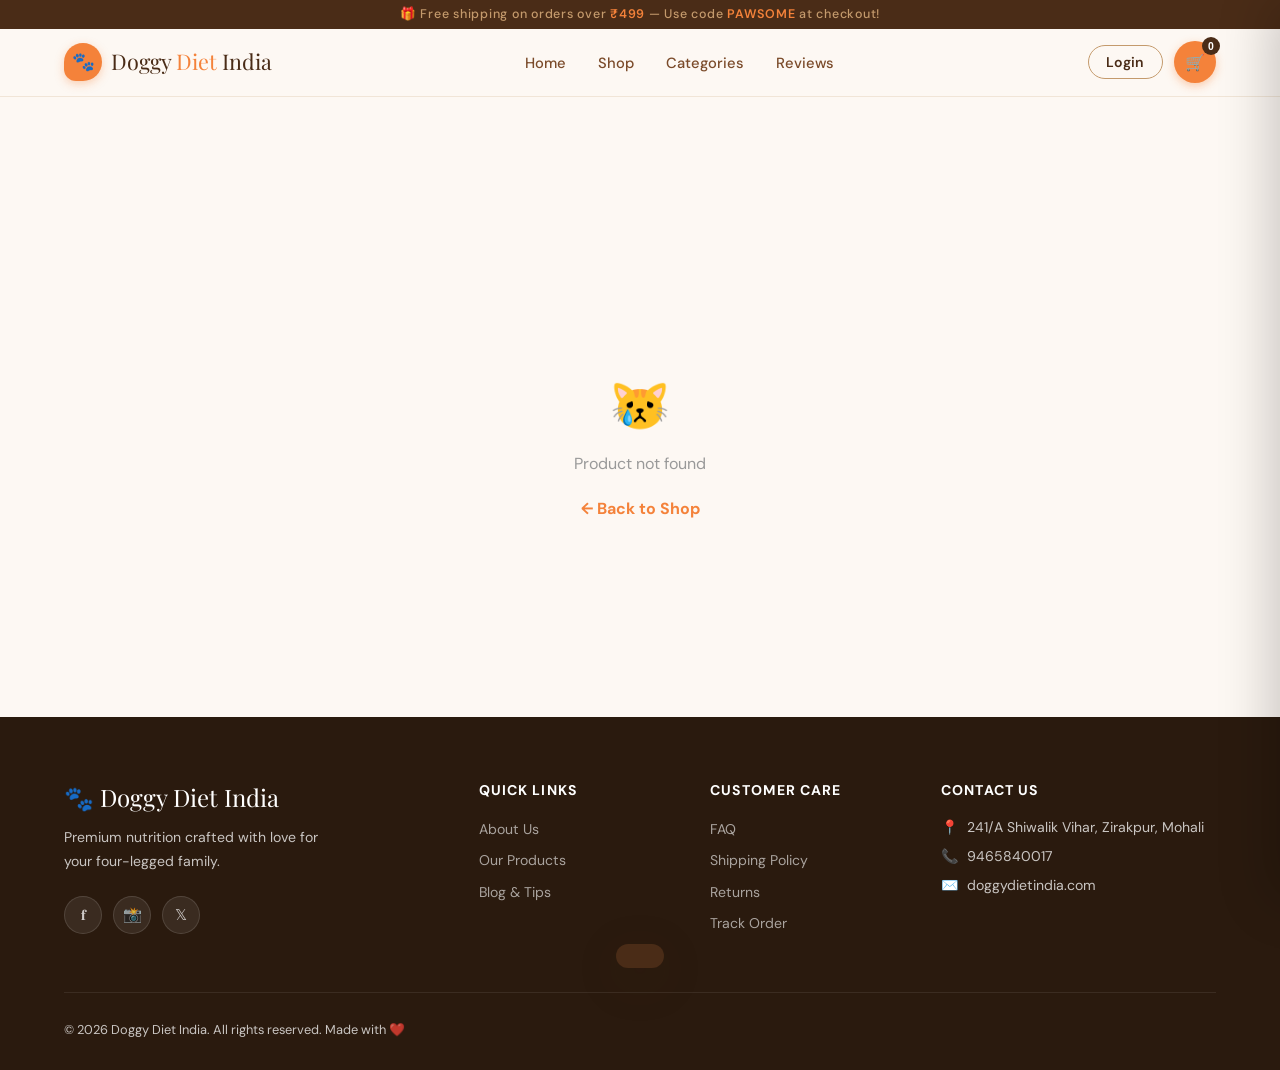
<file: product-detail.html>
<!DOCTYPE html>
<html lang="en">

<head>
  <meta charset="UTF-8" />
  <meta name="viewport" content="width=device-width, initial-scale=1.0" />
  <title id="pageTitle">Product — Doggy Diet India</title>
  <meta name="description" content="Premium dog food product details — Doggy Diet India" />
  <link
    href="https://fonts.googleapis.com/css2?family=Playfair+Display:wght@700;800&family=DM+Sans:wght@300;400;500;600&display=swap"
    rel="stylesheet" />
  <script src="https://checkout.razorpay.com/v1/checkout.js"></script>
  <link rel="stylesheet" href="style.css" />
  <style>
    /* ══ PRODUCT DETAIL PAGE ══════════════════════════════ */
    * {
      margin: 0;
      padding: 0;
      box-sizing: border-box;
    }

    .pd-wrap {
      max-width: 1140px;
      margin: 0 auto;
      padding: 2rem 5%;
    }

    /* Breadcrumb */
    .pd-breadcrumb {
      display: flex;
      align-items: center;
      gap: .4rem;
      font-size: .82rem;
      color: #999;
      margin-bottom: 1.8rem;
      flex-wrap: wrap;
    }

    .pd-breadcrumb a,
    .pd-breadcrumb span.link {
      color: #7B4B2A;
      cursor: pointer;
      text-decoration: none;
      transition: color .2s;
    }

    .pd-breadcrumb a:hover,
    .pd-breadcrumb span.link:hover {
      color: #F4823A;
    }

    .pd-breadcrumb .sep {
      color: #ccc;
    }

    /* Main Grid */
    .pd-grid {
      display: grid;
      grid-template-columns: 1fr 1fr;
      gap: 3.5rem;
      align-items: flex-start;
    }

    /* Left — Image */
    .pd-img-box {
      position: relative;
      background: linear-gradient(145deg, #fff8f3, #fef3e8);
      border-radius: 24px;
      padding: 2rem;
      display: flex;
      align-items: center;
      justify-content: center;
      min-height: 400px;
      overflow: hidden;
      border: 1.5px solid #f0e6da;
      box-shadow: 0 8px 32px rgba(74, 44, 23, .08);
    }

    .pd-img-box:hover .pd-img {
      transform: scale(1.06);
    }

    .pd-img {
      width: 100%;
      max-height: 380px;
      object-fit: contain;
      border-radius: 16px;
      transition: transform .4s ease;
    }

    .pd-emoji {
      font-size: 9rem;
      transition: transform .4s;
    }

    .pd-img-box:hover .pd-emoji {
      transform: scale(1.1);
    }

    .pd-disc-badge {
      position: absolute;
      top: 16px;
      left: 16px;
      background: #e53935;
      color: white;
      font-size: .78rem;
      font-weight: 700;
      padding: .35rem .8rem;
      border-radius: 20px;
      letter-spacing: .02em;
      box-shadow: 0 4px 12px rgba(229, 57, 53, .35);
    }

    .pd-wish-btn {
      position: absolute;
      top: 14px;
      right: 14px;
      width: 42px;
      height: 42px;
      background: white;
      border: 1.5px solid #f0e6da;
      border-radius: 50%;
      font-size: 1.2rem;
      cursor: pointer;
      display: flex;
      align-items: center;
      justify-content: center;
      box-shadow: 0 2px 10px rgba(0, 0, 0, .08);
      transition: all .2s;
    }

    .pd-wish-btn:hover {
      transform: scale(1.1);
      border-color: #F4823A;
    }

    /* Zoom hint */
    .pd-zoom-hint {
      position: absolute;
      bottom: 14px;
      right: 14px;
      font-size: .7rem;
      color: #bbb;
      display: flex;
      align-items: center;
      gap: .3rem;
    }

    /* Right — Info */
    .pd-right {
      display: flex;
      flex-direction: column;
      gap: 1.2rem;
    }

    .pd-category-tag {
      display: inline-block;
      background: #fff3ea;
      color: #F4823A;
      border: 1.5px solid #F4823A;
      font-size: .72rem;
      font-weight: 700;
      letter-spacing: .08em;
      text-transform: uppercase;
      padding: .3rem .9rem;
      border-radius: 50px;
    }

    .pd-title {
      font-family: 'Playfair Display', serif;
      font-size: clamp(1.4rem, 2.5vw, 2rem);
      color: #1a1a2e;
      line-height: 1.25;
      font-weight: 800;
    }

    /* Pricing */
    .pd-price-box {
      background: linear-gradient(135deg, #fff8f3 0%, #fff3ea 100%);
      border: 1.5px solid #f0e6da;
      border-radius: 18px;
      padding: 1.3rem 1.5rem;
    }

    .pd-mrp-row {
      display: flex;
      align-items: center;
      gap: .8rem;
      margin-bottom: .4rem;
    }

    .pd-mrp-label {
      font-size: .82rem;
      color: #999;
      font-weight: 600;
    }

    .pd-mrp {
      font-size: .92rem;
      color: #bbb;
      text-decoration: line-through;
    }

    .pd-sp-row {
      display: flex;
      align-items: center;
      gap: 1rem;
      flex-wrap: wrap;
    }

    .pd-sp {
      font-family: 'Playfair Display', serif;
      font-size: 2rem;
      font-weight: 800;
      color: #F4823A;
    }

    .pd-off-badge {
      background: #e53935;
      color: white;
      font-size: .75rem;
      font-weight: 700;
      padding: .3rem .75rem;
      border-radius: 20px;
      letter-spacing: .03em;
    }

    .pd-you-save {
      font-size: .82rem;
      color: #2e7d32;
      margin-top: .5rem;
      font-weight: 600;
    }

    .pd-tax-note {
      font-size: .75rem;
      color: #bbb;
      margin-top: .5rem;
    }

    /* Stock badge */
    .pd-stock-badge {
      display: inline-flex;
      align-items: center;
      gap: .45rem;
      font-size: .82rem;
      font-weight: 700;
      padding: .4rem 1rem;
      border-radius: 20px;
    }

    .pd-stock-in {
      background: #e8f5e9;
      color: #2e7d32;
    }

    .pd-stock-out {
      background: #ffebee;
      color: #c62828;
    }

    /* Delivery */
    .pd-delivery {
      background: white;
      border: 1.5px solid #f0e6da;
      border-radius: 16px;
      padding: 1rem 1.2rem;
      display: flex;
      align-items: center;
      gap: 1rem;
    }

    .pd-delivery .del-icon {
      font-size: 1.6rem;
    }

    .pd-delivery .del-text {
      font-size: .85rem;
      color: #666;
    }

    .pd-delivery .del-date {
      font-weight: 700;
      color: #1a1a2e;
    }

    /* Pincode */
    .pd-pincode-wrap {
      display: flex;
      gap: .6rem;
    }

    .pd-pincode-inp {
      flex: 1;
      padding: .7rem 1rem;
      border: 1.5px solid #e0d5cc;
      border-radius: 10px;
      font-family: 'DM Sans', sans-serif;
      font-size: .9rem;
      outline: none;
      transition: border .2s;
    }

    .pd-pincode-inp:focus {
      border-color: #F4823A;
    }

    .pd-pincode-btn {
      padding: .7rem 1.4rem;
      background: #1a1a2e;
      color: white;
      border: none;
      border-radius: 10px;
      font-family: 'DM Sans', sans-serif;
      font-weight: 700;
      font-size: .9rem;
      cursor: pointer;
      transition: all .2s;
    }

    .pd-pincode-btn:hover {
      background: #2d2d50;
      transform: translateY(-1px);
    }

    .pd-pincode-msg {
      font-size: .78rem;
      color: #4CAF50;
      margin-top: .3rem;
    }

    /* Add to Cart */
    .pd-cart-btn {
      width: 100%;
      padding: 1rem 2rem;
      background: linear-gradient(135deg, #F4823A 0%, #D96A22 100%);
      color: white;
      border: none;
      border-radius: 14px;
      font-family: 'DM Sans', sans-serif;
      font-weight: 700;
      font-size: 1.05rem;
      cursor: pointer;
      transition: all .25s;
      box-shadow: 0 6px 20px rgba(244, 130, 58, .35);
      display: flex;
      align-items: center;
      justify-content: center;
      gap: .6rem;
    }

    .pd-cart-btn:hover {
      transform: translateY(-2px);
      box-shadow: 0 10px 28px rgba(244, 130, 58, .45);
    }

    .pd-cart-btn:disabled {
      opacity: .5;
      cursor: not-allowed;
      transform: none;
    }

    /* Tags */
    .pd-tags {
      display: flex;
      flex-wrap: wrap;
      gap: .5rem;
    }

    .pd-tag {
      background: #fff8f3;
      border: 1.5px solid #f0e6da;
      color: #7B4B2A;
      font-size: .78rem;
      font-weight: 600;
      padding: .35rem .9rem;
      border-radius: 50px;
    }

    /* Description */
    .pd-desc-title {
      font-weight: 700;
      color: #1a1a2e;
      margin-bottom: .5rem;
      font-size: .95rem;
    }

    .pd-desc {
      font-size: .9rem;
      color: #666;
      line-height: 1.75;
    }

    /* Trust strip on page */
    .pd-trust {
      display: flex;
      flex-wrap: wrap;
      gap: .8rem;
      padding-top: .8rem;
      border-top: 1px solid #f0e6da;
    }

    .pd-trust-item {
      display: flex;
      align-items: center;
      gap: .4rem;
      font-size: .78rem;
      color: #666;
      font-weight: 600;
    }

    /* Related Products */
    .pd-related {
      margin-top: 4rem;
    }

    .pd-related-title {
      font-family: 'Playfair Display', serif;
      font-size: 1.6rem;
      color: #1a1a2e;
      margin-bottom: 1.5rem;
      font-weight: 800;
    }

    .pd-related-title span {
      color: #F4823A;
    }

    .pd-related-grid {
      display: grid;
      grid-template-columns: repeat(auto-fill, minmax(200px, 1fr));
      gap: 1.2rem;
    }

    .pd-related-card {
      background: white;
      border: 1.5px solid #f0e6da;
      border-radius: 18px;
      overflow: hidden;
      cursor: pointer;
      transition: all .25s;
    }

    .pd-related-card:hover {
      transform: translateY(-4px);
      box-shadow: 0 12px 30px rgba(74, 44, 23, .12);
      border-color: #F4823A;
    }

    .pd-related-img {
      background: linear-gradient(145deg, #fff8f3, #fef3e8);
      display: flex;
      align-items: center;
      justify-content: center;
      height: 130px;
      font-size: 4rem;
      position: relative;
      overflow: hidden;
    }

    .pd-related-img img {
      width: 100%;
      height: 100%;
      object-fit: cover;
    }

    .pd-related-body {
      padding: .9rem 1rem;
    }

    .pd-related-name {
      font-size: .85rem;
      font-weight: 700;
      color: #1a1a2e;
      margin-bottom: .4rem;
      line-height: 1.3;
    }

    .pd-related-price {
      font-size: .9rem;
      font-weight: 700;
      color: #F4823A;
    }

    .pd-related-mrp {
      font-size: .75rem;
      color: #bbb;
      text-decoration: line-through;
      margin-left: .4rem;
    }

    .pd-related-disc {
      font-size: .7rem;
      background: #e53935;
      color: white;
      padding: .15rem .5rem;
      border-radius: 10px;
      margin-left: .3rem;
      font-weight: 700;
    }

    .pd-related-add {
      margin-top: .6rem;
      width: 100%;
      padding: .45rem;
      background: #F4823A;
      color: white;
      border: none;
      border-radius: 8px;
      font-family: 'DM Sans', sans-serif;
      font-weight: 700;
      font-size: .8rem;
      cursor: pointer;
      transition: background .2s;
    }

    .pd-related-add:hover {
      background: #D96A22;
    }

    /* Loading state */
    .pd-loading {
      display: flex;
      flex-direction: column;
      align-items: center;
      justify-content: center;
      min-height: 60vh;
      gap: 1rem;
      color: #999;
    }

    .pd-loading .spin {
      font-size: 3rem;
      animation: spin 1.2s linear infinite;
    }

    @keyframes spin {
      to {
        transform: rotate(360deg);
      }
    }

    /* Responsive */
    @media (max-width: 768px) {
      .pd-grid {
        grid-template-columns: 1fr;
        gap: 2rem;
      }

      .pd-img-box {
        min-height: 280px;
      }

      .pd-sp {
        font-size: 1.6rem;
      }

      .pd-related-grid {
        grid-template-columns: 1fr 1fr;
      }
    }

    @media (max-width: 480px) {
      .pd-related-grid {
        grid-template-columns: 1fr;
      }
    }

    /* ── VARIANT SELECTOR ─────────────────────────────── */
    .pd-variants-wrap {
      display: flex;
      flex-wrap: wrap;
      gap: .7rem;
    }

    .pd-variant-btn {
      border: 2px solid #e0d5cc;
      background: white;
      border-radius: 12px;
      padding: .6rem 1.1rem;
      cursor: pointer;
      font-family: 'DM Sans', sans-serif;
      font-size: .82rem;
      transition: all .2s;
      text-align: center;
      min-width: 80px;
    }

    .pd-variant-btn .v-label {
      font-weight: 700;
      color: #1a1a2e;
      font-size: .88rem;
      display: block;
    }

    .pd-variant-btn .v-price {
      font-weight: 700;
      color: #F4823A;
      font-size: .82rem;
      display: block;
      margin-top: .15rem;
    }

    .pd-variant-btn .v-mrp {
      font-size: .7rem;
      color: #bbb;
      text-decoration: line-through;
      display: block;
    }

    .pd-variant-btn .v-disc {
      font-size: .68rem;
      color: #e53935;
      font-weight: 700;
      display: block;
    }

    .pd-variant-btn:hover {
      border-color: #F4823A;
      background: #fff8f3;
    }

    .pd-variant-btn.active {
      border-color: #F4823A;
      background: #fff3ea;
      box-shadow: 0 0 0 3px rgba(244, 130, 58, .15);
    }
  </style>
</head>

<body>

  <!-- TOP BAR -->
  <div class="topbar">
    🎁 Free shipping on orders over <span>₹499</span> —
    Use code <span>PAWSOME</span> at checkout!
  </div>

  <!-- NAV -->
  <nav id="mainNav">
    <a href="index.html" class="nav-logo">
      <div class="paw">🐾</div>
      <div class="brand">Doggy<em> Diet</em> India</div>
    </a>
    <ul class="nav-links">
      <li><a href="index.html#home">Home</a></li>
      <li><a href="index.html#shop">Shop</a></li>
      <li><a href="index.html#categories">Categories</a></li>
      <li><a href="index.html#reviews">Reviews</a></li>
    </ul>
    <div class="nav-actions">
      <span id="navUsername"
        style="font-size:.85rem;font-weight:600;color:#4A2C17;display:none;margin-right:.5rem;"></span>
      <button class="btn-login" id="authBtn">Login</button>
      <button class="btn-cart" id="cartBtn" aria-label="Open cart">
        🛒
        <span class="cart-badge" id="cartCount">0</span>
      </button>
      <button class="hamburger" id="hamburgerBtn" aria-label="Open menu">
        <span></span><span></span><span></span>
      </button>
    </div>
  </nav>

  <!-- MOBILE MENU -->
  <div class="mobile-menu" id="mobileMenu">
    <button class="mobile-close" id="mobileClose">✕</button>
    <a href="index.html#home">Home</a>
    <a href="index.html#shop">Shop</a>
    <a href="index.html#categories">Categories</a>
    <a href="index.html#reviews">Reviews</a>
  </div>

  <!-- MAIN CONTENT -->
  <div id="pdContent" style="min-height:60vh;padding-top:80px;">
    <div class="pd-loading" id="pdLoading">
      <div class="spin">🐾</div>
      <div>Loading product...</div>
    </div>
    <div id="pdMain" style="display:none;">
      <div class="pd-wrap">
        <!-- BREADCRUMB -->
        <nav class="pd-breadcrumb" id="pdBreadcrumb"></nav>

        <!-- PRODUCT GRID -->
        <div class="pd-grid">
          <!-- LEFT: IMAGE -->
          <div class="pd-left">
            <div class="pd-img-box" id="pdImgBox">
              <div id="pdDiscBadge" class="pd-disc-badge" style="display:none;"></div>
              <button class="pd-wish-btn" id="pdWishBtn" onclick="toggleWishDetail()">🤍</button>
              <div id="pdImgContent"></div>
              <div class="pd-zoom-hint">🔍 Hover to zoom</div>
            </div>
          </div>

          <!-- RIGHT: DETAILS -->
          <div class="pd-right" id="pdRight">
            <span class="pd-category-tag" id="pdCategory">Category</span>
            <h1 class="pd-title" id="pdTitle">Product Name</h1>

            <!-- Pricing -->
            <div class="pd-price-box" id="pdPriceBox"></div>

            <!-- Stock -->
            <div id="pdStock"></div>

            <!-- Delivery -->
            <div class="pd-delivery">
              <div class="del-icon">🚚</div>
              <div>
                <div class="del-text">Expected Delivery</div>
                <div class="del-date" id="pdDelivery">Calculating...</div>
              </div>
            </div>

            <!-- Pincode check -->
            <div>
              <div style="font-size:.82rem;font-weight:700;color:#1a1a2e;margin-bottom:.5rem;">📍 Check Delivery at Your
                Pincode</div>
              <div class="pd-pincode-wrap">
                <input type="text" class="pd-pincode-inp" id="pincodeInput" placeholder="Enter Pincode" maxlength="6"
                  oninput="this.value=this.value.replace(/\D/g,'')" />
                <button class="pd-pincode-btn" onclick="checkPincode()">Check</button>
              </div>
              <div class="pd-pincode-msg" id="pincodeMsg"></div>
            </div>

            <!-- Tags -->
            <div class="pd-tags" id="pdTags"></div>

            <!-- Description -->
            <div>
              <div class="pd-desc-title">About this Product</div>
              <p class="pd-desc" id="pdDesc">Loading...</p>
            </div>

            <!-- Add to Cart -->
            <button class="pd-cart-btn" id="pdCartBtn" onclick="addToCartDetail()">
              🛒 Add to Cart
            </button>

            <!-- Trust -->
            <div class="pd-trust">
              <div class="pd-trust-item">🚚 Free shipping over ₹499</div>
              <div class="pd-trust-item">🔄 30-day returns</div>
              <div class="pd-trust-item">✅ Vet Approved</div>
              <div class="pd-trust-item">🔒 Secure Payment</div>
            </div>
          </div>
        </div>

        <!-- RELATED PRODUCTS -->
        <div class="pd-related" id="pdRelated" style="display:none;">
          <h2 class="pd-related-title">You May Also <span>Like</span></h2>
          <div class="pd-related-grid" id="pdRelatedGrid"></div>
        </div>
      </div>
    </div>
  </div>

  <!-- FOOTER -->
  <footer>
    <div class="footer-grid">
      <div class="footer-brand">
        <div class="brand-name">🐾 Doggy Diet India</div>
        <p>Premium nutrition crafted with love for your four-legged family.</p>
        <div class="social-links">
          <a class="social-btn" href="#" title="Facebook">𝐟</a>
          <a class="social-btn" href="https://www.instagram.com/doggydietindia" title="Instagram">📸</a>
          <a class="social-btn" href="#" title="Twitter">𝕏</a>
        </div>
      </div>
      <div class="footer-col">
        <h4>Quick Links</h4>
        <ul>
          <li><a href="about.html">About Us</a></li>
          <li><a href="index.html#shop">Our Products</a></li>
          <li><a href="blog.html">Blog &amp; Tips</a></li>
        </ul>
      </div>
      <div class="footer-col">
        <h4>Customer Care</h4>
        <ul>
          <li><a href="#">FAQ</a></li>
          <li><a href="#">Shipping Policy</a></li>
          <li><a href="#">Returns</a></li>
          <li><a href="track-order.html">Track Order</a></li>
        </ul>
      </div>
      <div class="footer-col footer-contact">
        <h4>Contact Us</h4>
        <p><span class="ic">📍</span>241/A Shiwalik Vihar, Zirakpur, Mohali</p>
        <p><span class="ic">📞</span>9465840017</p>
        <p><span class="ic">✉️</span>doggydietindia.com</p>
      </div>
    </div>
    <div class="footer-bottom">
      <div>© 2026 Doggy Diet India. All rights reserved. Made with ❤️</div>
    </div>
  </footer>

  <!-- CART OVERLAY & PANEL -->
  <div class="cart-overlay" id="cartOverlay" onclick="toggleCart()"></div>
  <div class="cart-panel" id="cartPanel">
    <div class="cart-head">
      <h3>🛒 Your Cart</h3>
      <button class="cart-close" onclick="toggleCart()">✕</button>
    </div>
    <div class="cart-items" id="cartItemsList"></div>
    <div class="cart-footer" id="cartFooter" style="display:none">
      <div class="cart-subtotal">
        <span>Subtotal</span>
        <span id="cartTotal">₹0.00</span>
      </div>
      <button class="btn-checkout" onclick="window.location.href='index.html'">
        Continue Shopping →
      </button>
    </div>
  </div>

  <!-- TOAST -->
  <div class="toast" id="toast"></div>

  <script src="app.js"></script>
  <script>
    const BASE_URL_PD = "";
    let currentProduct = null;
    let wished_pd = new Set();

    // ── helpers ──────────────────────────────────────
    function getDiscountPD(mrp, sp) {
      if (!mrp || !sp || mrp <= sp) return 0;
      return Math.round(((mrp - sp) / mrp) * 100);
    }

    function getDeliveryDate() {
      const d = new Date();
      d.setDate(d.getDate() + 4);
      return d.toLocaleDateString('en-IN', { weekday: 'long', day: 'numeric', month: 'short' });
    }

    // ── Load product ──────────────────────────────────
    async function loadProductDetail() {
      const params = new URLSearchParams(window.location.search);
      const id = params.get('id');
      if (!id) {
        showNotFound();
        return;
      }

      try {
        // Try fetching by productId
        const res = await fetch(`${BASE_URL_PD}/api/public/products?page=0&size=100`);
        const data = await res.json();
        const products = data.products || [];
        const p = products.find(x => String(x.productId) === String(id));
        if (!p) { showNotFound(); return; }
        currentProduct = p;
        renderDetail(p, products);
      } catch (e) {
        showNotFound();
      }
    }

    function showNotFound() {
      document.getElementById('pdLoading').innerHTML = `
        <div style="font-size:3rem;">😿</div>
        <div>Product not found</div>
        <a href="index.html" style="color:#F4823A;font-weight:700;text-decoration:none;margin-top:.5rem;">← Back to Shop</a>`;
    }

    function renderDetail(p, allProducts) {
      // Page title & meta
      document.title = `${p.name} — Doggy Diet India`;

      const mrp = p.mrp || p.price || 0;
      const sp = p.specialPrice || p.price || 0;
      const disc = getDiscountPD(mrp, sp);
      const savings = mrp > sp ? (mrp - sp).toFixed(2) : '0';

      // Breadcrumb
      document.getElementById('pdBreadcrumb').innerHTML = `
        <a href="index.html">Home</a>
        <span class="sep">›</span>
        <span class="link" onclick="window.location.href='index.html#shop'">Shop</span>
        <span class="sep">›</span>
        ${p.categoryName ? `<span class="link" onclick="window.location.href='index.html#shop'">${p.categoryName}</span><span class="sep">›</span>` : ''}
        <span style="color:#4A2C17;font-weight:600;">${p.name}</span>
      `;

      // Category tag
      document.getElementById('pdCategory').textContent = p.categoryName || 'Product';
      // Title
      document.getElementById('pdTitle').textContent = p.name;

      // Discount badge
      if (disc > 0) {
        const badge = document.getElementById('pdDiscBadge');
        badge.textContent = disc + '% OFF';
        badge.style.display = 'block';
      }

      // Image
      const imgContent = document.getElementById('pdImgContent');
      if (p.imageUrl) {
        imgContent.innerHTML = `
          <img src="${p.imageUrl}" alt="${p.name}" class="pd-img"
               onerror="this.style.display='none';document.getElementById('pdEmojiBack').style.display='flex'"/>
          <div id="pdEmojiBack" style="display:none;font-size:9rem;align-items:center;justify-content:center;">🐾</div>`;
      } else {
        imgContent.innerHTML = `<div class="pd-emoji">🐾</div>`;
      }

      // Pricing — will be re-rendered by updatePriceBox()
      // placeholder, actual rendering in updatePriceBox()

      // helper — update price box (called on load + variant select)
      function updatePriceBox(aMrp, aSp) {
        const aDisc = getDiscountPD(aMrp, aSp);
        const aSavings = aMrp > aSp ? (aMrp - aSp).toFixed(2) : '0';
        const priceBox = document.getElementById('pdPriceBox');
        if (aDisc > 0) {
          priceBox.innerHTML = `
            <div class="pd-mrp-row">
              <span class="pd-mrp-label">MRP:</span>
              <span class="pd-mrp">₹${aMrp.toFixed(2)}</span>
            </div>
            <div class="pd-sp-row">
              <span class="pd-sp">₹${aSp.toFixed(2)}</span>
              <span class="pd-off-badge">${aDisc}% OFF</span>
            </div>
            <div class="pd-you-save">🎉 You save ₹${aSavings} on this order!</div>
            <div class="pd-tax-note">Incl. of all taxes. Shipping calculated at checkout.</div>`;
        } else {
          priceBox.innerHTML = `
            <div class="pd-sp-row">
              <span class="pd-sp">₹${aSp.toFixed(2)}</span>
            </div>
            <div class="pd-tax-note">Incl. of all taxes. Shipping calculated at checkout.</div>`;
        }
        // Update disc badge on image
        const badge = document.getElementById('pdDiscBadge');
        if (badge) {
          if (aDisc > 0) { badge.textContent = aDisc + '% OFF'; badge.style.display = 'block'; }
          else badge.style.display = 'none';
        }
      }

      // Stock
      const stockEl = document.getElementById('pdStock');
      if (p.quantity > 0) {
        stockEl.innerHTML = `
          <span class="pd-stock-badge pd-stock-in">
            ✅ In Stock (${p.quantity} units available)
          </span>`;
      } else {
        stockEl.innerHTML = `<span class="pd-stock-badge pd-stock-out">❌ Out of Stock</span>`;
        document.getElementById('pdCartBtn').disabled = true;
        document.getElementById('pdCartBtn').textContent = '😞 Out of Stock';
      }

      // Delivery
      document.getElementById('pdDelivery').textContent = getDeliveryDate();

      // Tags
      const tags = [];
      if (p.categoryName) tags.push(`🐾 ${p.categoryName}`);
      tags.push(`📦 Free Returns`);
      tags.push(`✅ Vet Approved`);
      document.getElementById('pdTags').innerHTML =
        tags.map(t => `<span class="pd-tag">${t}</span>`).join('');

      // Description — strip variants data
      let rawDesc = p.description || '';
      let variants = [];
      if (rawDesc.includes('||VARIANTS||')) {
        const parts = rawDesc.split('||VARIANTS||');
        rawDesc = parts[0];
        try { variants = JSON.parse(parts[1]); } catch (e) { variants = []; }
      }
      document.getElementById('pdDesc').textContent =
        rawDesc || "Premium quality product carefully curated for your dog's health and happiness.";

      // ── Variant selector ───────────────────────────
      const variantWrap = document.createElement('div');
      if (variants.length > 0) {
        variantWrap.innerHTML = `<div style="font-size:.82rem;font-weight:700;color:#1a1a2e;margin-bottom:.5rem;">📦 Select Size / Quantity</div>`;
        const wrap = document.createElement('div');
        wrap.className = 'pd-variants-wrap';
        variants.forEach((v, i) => {
          const vDisc = getDiscountPD(v.mrp, v.sp);
          const btn = document.createElement('button');
          btn.className = 'pd-variant-btn' + (i === 0 ? ' active' : '');
          btn.innerHTML = `
            <span class="v-label">${v.label}</span>
            <span class="v-price">₹${v.sp.toFixed(2)}</span>
            ${vDisc > 0 ? `
              <span class="v-mrp">₹${v.mrp.toFixed(2)}</span>
              <span class="v-disc">${vDisc}% OFF</span>` : ''}
          `;
          btn.onclick = () => {
            document.querySelectorAll('.pd-variant-btn').forEach(b => b.classList.remove('active'));
            btn.classList.add('active');
            updatePriceBox(v.mrp, v.sp);
          };
          wrap.appendChild(btn);
        });
        variantWrap.appendChild(wrap);
        // Insert after title, before price box
        const priceBoxEl = document.getElementById('pdPriceBox');
        priceBoxEl.parentNode.insertBefore(variantWrap, priceBoxEl);
        // Auto-select first variant pricing
        updatePriceBox(variants[0].mrp, variants[0].sp);
      } else {
        // No variants — show default pricing
        updatePriceBox(mrp, sp);
      }

      // Show main content
      document.getElementById('pdLoading').style.display = 'none';
      document.getElementById('pdMain').style.display = 'block';

      // Related products (same category, exclude current)
      const related = allProducts
        .filter(x => x.categoryName === p.categoryName && x.productId !== p.productId)
        .slice(0, 4);

      if (related.length > 0) {
        const relEl = document.getElementById('pdRelated');
        relEl.style.display = 'block';
        document.getElementById('pdRelatedGrid').innerHTML = related.map(r => {
          const rMrp = r.mrp || r.price || 0;
          const rSp = r.specialPrice || r.price || 0;
          const rDisc = getDiscountPD(rMrp, rSp);
          const imgHtml = r.imageUrl
            ? `<img src="${r.imageUrl}" alt="${r.name}" class="pd-img"
                    style="width:100%;height:130px;object-fit:cover;"
                    onerror="this.style.display='none';this.nextElementSibling.style.display='flex'"/>
               <div style="display:none;font-size:4rem;align-items:center;justify-content:center;height:130px;">🐾</div>`
            : `<div style="font-size:4rem;display:flex;align-items:center;justify-content:center;height:130px;">🐾</div>`;
          return `
            <div class="pd-related-card"
                 onclick="window.location.href='product-detail.html?id=${r.productId}'">
              <div class="pd-related-img">${imgHtml}</div>
              <div class="pd-related-body">
                <div class="pd-related-name">${r.name}</div>
                <div class="pd-related-price">
                  ₹${rSp.toFixed(2)}
                  ${rDisc > 0
              ? `<span class="pd-related-mrp">₹${rMrp.toFixed(2)}</span>
                       <span class="pd-related-disc">${rDisc}% OFF</span>`
              : ''}
                </div>
                <button class="pd-related-add"
                        onclick="event.stopPropagation();addToCartFromDetail(${r.productId}, this)">
                  + Add to Cart
                </button>
              </div>
            </div>`;
        }).join('');
      }
    }

    // ── Wishlist ──────────────────────────────────────
    function toggleWishDetail() {
      if (!currentProduct) return;
      const id = currentProduct.productId;
      const btn = document.getElementById('pdWishBtn');
      if (wished_pd.has(id)) {
        wished_pd.delete(id);
        btn.textContent = '🤍';
        showToast('💔 Removed from wishlist');
      } else {
        wished_pd.add(id);
        btn.textContent = '❤️';
        showToast('❤️ Added to wishlist!');
      }
    }

    // ── Cart ──────────────────────────────────────────
    async function addToCartDetail() {
      if (!currentProduct) return;
      const btn = document.getElementById('pdCartBtn');
      btn.disabled = true;
      btn.textContent = '⏳ Adding...';

      if (!localStorage.getItem('username')) {
        showToast('⚠️ Please login to add items!');
        setTimeout(() => window.location.href = 'login.html', 1500);
        btn.disabled = false;
        btn.innerHTML = '🛒 Add to Cart';
        return;
      }

      try {
        // ✅ Use OLD working endpoint: /api/cart/add/{productId}
        const activeVariantBtn = document.querySelector('.pd-variant-btn.active');
        let url = `${BASE_URL_PD}/api/cart/add/${currentProduct.productId}`;

        if (activeVariantBtn) {
          // Extract variant special price from the active button's v-price element
          const vPriceEl = activeVariantBtn.querySelector('.v-price');
          if (vPriceEl) {
            const priceText = vPriceEl.textContent.replace('₹', '').replace(',', '').trim();
            const variantPrice = parseFloat(priceText);
            if (!isNaN(variantPrice) && variantPrice > 0) {
              url += `?variantPrice=${variantPrice}`;
            }
          }
        }

        const res = await fetch(url, {
          method: 'POST',
          headers: authHeaders(),
          credentials: 'include'
        });
        if (res.ok) {
          const cart = await res.json();
          updateCartUI(cart);
          showToast('🛒 Added to cart!');
          btn.textContent = '✅ Added!';
          setTimeout(() => {
            btn.textContent = '🛒 Add to Cart';
            btn.disabled = false;
          }, 2000);
        } else if (res.status === 401) {
          showToast('⚠️ Please login first!');
          window.location.href = 'login.html';
        } else {
          const errText = await res.text();
          showToast('❌ ' + (errText || 'Could not add to cart'));
          btn.disabled = false;
          btn.textContent = '🛒 Add to Cart';
        }
      } catch (e) {
        showToast('❌ Server error!');
        btn.disabled = false;
        btn.textContent = '🛒 Add to Cart';
      }
    }

    async function addToCartFromDetail(productId, btn) {
      if (!localStorage.getItem('username')) {
        showToast('⚠️ Please login to add items!');
        setTimeout(() => window.location.href = 'login.html', 1500);
        return;
      }
      btn.disabled = true;
      btn.textContent = 'Adding...';
      try {
        const res = await fetch(
          `${BASE_URL_PD}/api/cart/add/${productId}`,
          { method: 'POST', headers: authHeaders(), credentials: 'include' }
        );
        if (res.ok) {
          const cart = await res.json();
          updateCartUI(cart);
          showToast('🛒 Added to cart!');
          btn.textContent = '✓ Added';
          setTimeout(() => { btn.textContent = '+ Add to Cart'; btn.disabled = false; }, 2000);
        } else {
          showToast('❌ Could not add to cart');
          btn.disabled = false;
          btn.textContent = '+ Add to Cart';
        }
      } catch (e) {
        showToast('❌ Server error!');
        btn.disabled = false;
        btn.textContent = '+ Add to Cart';
      }
    }

    // ── Pincode check ─────────────────────────────────
    function checkPincode() {
      const pin = document.getElementById('pincodeInput').value.trim();
      const msg = document.getElementById('pincodeMsg');
      if (!/^\d{6}$/.test(pin)) {
        msg.style.color = '#e53935';
        msg.textContent = '⚠️ Please enter a valid 6-digit pincode';
        return;
      }
      // Simulate check
      const validPins = ['110001', '160001', '122001', '302001', '400001', '600001'];
      const isValid = validPins.includes(pin) || (parseInt(pin) % 3 === 0);
      if (isValid) {
        msg.style.color = '#2e7d32';
        msg.textContent = `✅ Delivery available! Expected by ${getDeliveryDate()}`;
      } else {
        msg.style.color = '#ff6f00';
        msg.textContent = '⚠️ Delivery available with extra charges for this pincode';
      }
    }

    // ── Auth (reuse from app.js) ──────────────────────
    function checkAuthPD() {
      const username = localStorage.getItem('username');
      const authBtn = document.getElementById('authBtn');
      const nameEl = document.getElementById('navUsername');
      if (username) {
        authBtn.textContent = 'Logout';
        nameEl.textContent = '👋 ' + username;
        nameEl.style.display = 'inline';
      } else {
        authBtn.textContent = 'Login';
        nameEl.style.display = 'none';
      }
    }

    document.getElementById('authBtn').addEventListener('click', () => {
      if (localStorage.getItem('username')) {
        localStorage.removeItem('username');
        localStorage.removeItem('token');
        localStorage.removeItem('roles');
        location.reload();
      } else {
        window.location.href = 'login.html';
      }
    });

    document.getElementById('cartBtn').addEventListener('click', toggleCart);
    document.getElementById('hamburgerBtn').addEventListener('click', () => {
      document.getElementById('mobileMenu').classList.add('open');
    });
    document.getElementById('mobileClose').addEventListener('click', () => {
      document.getElementById('mobileMenu').classList.remove('open');
    });
    window.addEventListener('scroll', () => {
      document.getElementById('mainNav').classList.toggle('scrolled', scrollY > 30);
    });

    // ── INIT ─────────────────────────────────────────
    checkAuthPD();
    fetchCart();
    loadProductDetail();
  </script>
</body>

</html>
</file>
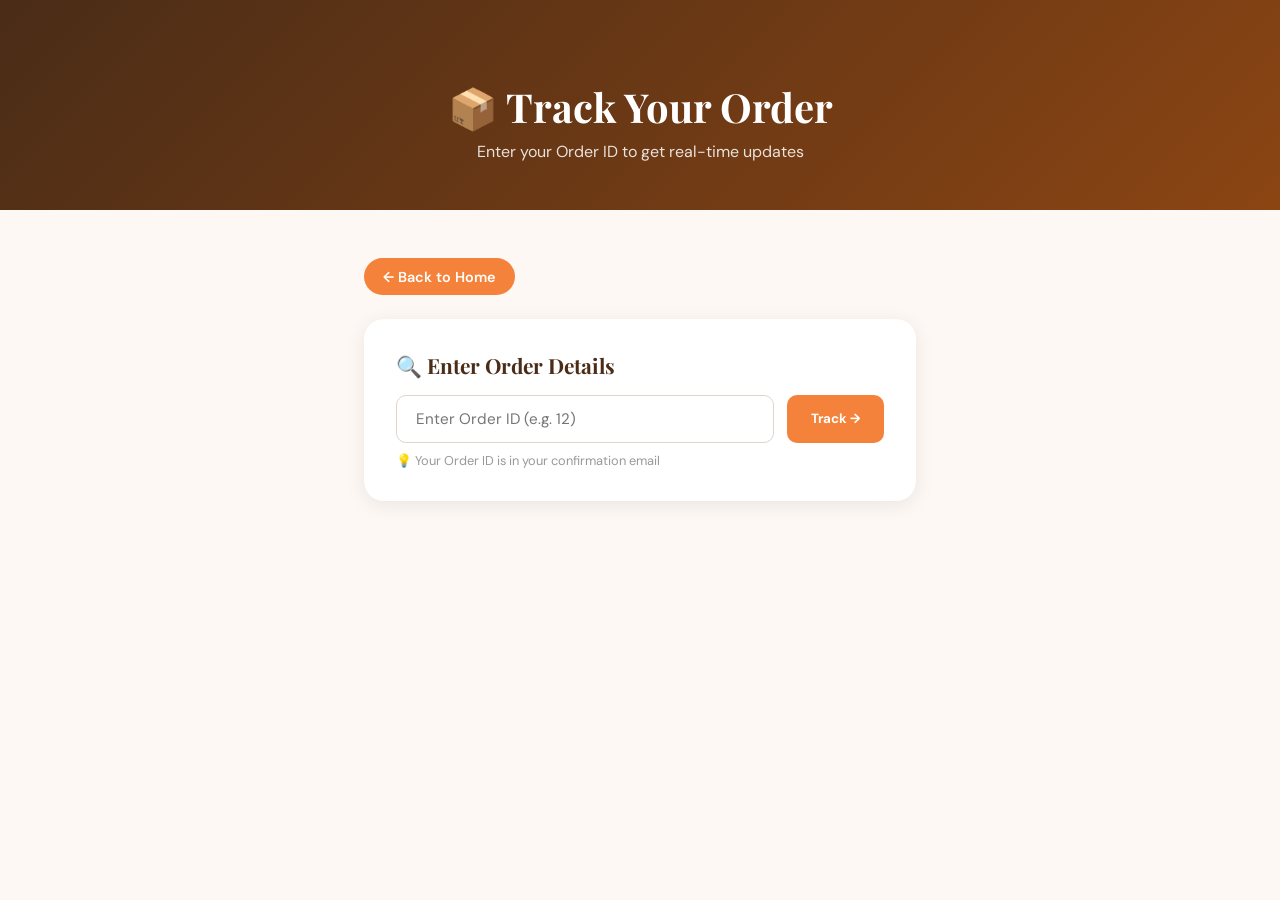
<file: track-order.html>
<!DOCTYPE html>
<html lang="en">
<head>
  <meta charset="UTF-8">
  <meta name="viewport" content="width=device-width, initial-scale=1.0">
  <title>Track Order — Doggy Diet India</title>
  <link href="https://fonts.googleapis.com/css2?family=Playfair+Display:wght@700;800&family=DM+Sans:wght@300;400;500;600&display=swap" rel="stylesheet"/>
  <link rel="stylesheet" href="style.css">
  <style>
    body { background: #FDF8F3; font-family: 'DM Sans', sans-serif; }
    .page-hero {
      background: linear-gradient(135deg, #4A2C17, #8B4513);
      padding: 5rem 2rem 3rem;
      text-align: center;
      color: white;
    }
    .page-hero h1 {
      font-family: 'Playfair Display', serif;
      font-size: 2.5rem;
    }
    .page-hero p { opacity: .85; margin-top: .5rem; }
    .content {
      max-width: 600px;
      margin: 3rem auto;
      padding: 0 1.5rem;
    }
    .search-box {
      background: white;
      border-radius: 20px;
      padding: 2rem;
      box-shadow: 0 4px 20px rgba(0,0,0,.08);
      margin-bottom: 2rem;
    }
    .search-box h2 {
      font-family: 'Playfair Display', serif;
      color: #4A2C17;
      margin-bottom: 1rem;
      font-size: 1.3rem;
    }
    .input-row {
      display: flex;
      gap: .8rem;
    }
    .input-row input {
      flex: 1;
      padding: .8rem 1.2rem;
      border: 1.5px solid #e0d5cc;
      border-radius: 10px;
      font-family: 'DM Sans', sans-serif;
      font-size: .95rem;
      outline: none;
    }
    .input-row input:focus { border-color: #F4823A; }
    .btn-track {
      padding: .8rem 1.5rem;
      background: #F4823A;
      color: white;
      border: none;
      border-radius: 10px;
      font-weight: 700;
      cursor: pointer;
      font-family: 'DM Sans', sans-serif;
      transition: background .2s;
    }
    .btn-track:hover { background: #D96A22; }
    .result-box {
      background: white;
      border-radius: 20px;
      padding: 2rem;
      box-shadow: 0 4px 20px rgba(0,0,0,.08);
      display: none;
    }
    .result-box.show { display: block; }
    .order-status {
      display: flex;
      align-items: center;
      gap: 1rem;
      margin-bottom: 1.5rem;
    }
    .status-icon { font-size: 3rem; }
    .status-text h3 {
      font-family: 'Playfair Display', serif;
      color: #4A2C17;
      font-size: 1.3rem;
    }
    .badge {
      padding: .3rem .8rem;
      border-radius: 20px;
      font-size: .8rem;
      font-weight: 700;
    }
    .badge-confirmed  { background: #e8f5e9; color: #2e7d32; }
    .badge-shipped    { background: #e3f2fd; color: #1565c0; }
    .badge-delivered  { background: #e8f5e9; color: #2e7d32; }
    .badge-cancelled  { background: #ffebee; color: #c62828; }
    .badge-pending    { background: #fff8e1; color: #f57f17; }
    .info-grid {
      display: grid;
      grid-template-columns: 1fr 1fr;
      gap: 1rem;
      margin-bottom: 1.5rem;
    }
    .info-item label {
      font-size: .75rem;
      font-weight: 700;
      color: #999;
      text-transform: uppercase;
      letter-spacing: .5px;
    }
    .info-item p {
      color: #4A2C17;
      font-weight: 600;
      margin-top: .2rem;
    }
    .tracking-section {
      background: #FDF8F3;
      border-radius: 12px;
      padding: 1.2rem;
      margin-top: 1rem;
    }
    .tracking-section h4 {
      color: #4A2C17;
      margin-bottom: .8rem;
    }
    .tracking-id {
      font-family: monospace;
      font-size: 1rem;
      color: #F4823A;
      font-weight: 700;
      letter-spacing: 1px;
    }
    .btn-track-link {
      display: inline-flex;
      align-items: center;
      gap: .5rem;
      background: #F4823A;
      color: white;
      padding: .7rem 1.5rem;
      border-radius: 25px;
      text-decoration: none;
      font-weight: 600;
      margin-top: 1rem;
      transition: background .2s;
    }
    .btn-track-link:hover { background: #D96A22; }
    .no-tracking {
      color: #999;
      font-size: .9rem;
      font-style: italic;
    }
    .steps {
      display: flex;
      justify-content: space-between;
      margin: 1.5rem 0;
      position: relative;
    }
    .steps::before {
      content: '';
      position: absolute;
      top: 20px;
      left: 10%;
      right: 10%;
      height: 2px;
      background: #e0d5cc;
      z-index: 0;
    }
    .step {
      display: flex;
      flex-direction: column;
      align-items: center;
      gap: .4rem;
      z-index: 1;
    }
    .step-dot {
      width: 40px;
      height: 40px;
      border-radius: 50%;
      background: #e0d5cc;
      display: flex;
      align-items: center;
      justify-content: center;
      font-size: 1.2rem;
    }
    .step.active .step-dot { background: #F4823A; }
    .step.done .step-dot   { background: #4CAF50; }
    .step-label {
      font-size: .72rem;
      color: #999;
      text-align: center;
      font-weight: 600;
    }
    .step.active .step-label { color: #F4823A; }
    .step.done .step-label   { color: #4CAF50; }
    .error-msg {
      color: #e53935;
      font-size: .85rem;
      margin-top: .5rem;
    }
    .back-btn {
      display: inline-flex;
      align-items: center;
      gap: .4rem;
      background: #F4823A;
      color: white;
      padding: .6rem 1.2rem;
      border-radius: 20px;
      text-decoration: none;
      font-weight: 600;
      margin-bottom: 1.5rem;
      font-size: .9rem;
    }
  </style>
</head>
<body>

<div class="page-hero">
  <h1>📦 Track Your Order</h1>
  <p>Enter your Order ID to get real-time updates</p>
</div>

<div class="content">
  <a href="index.html" class="back-btn">← Back to Home</a>

  <!-- Search Box -->
  <div class="search-box">
    <h2>🔍 Enter Order Details</h2>
    <div class="input-row">
      <input type="number" id="orderIdInput"
             placeholder="Enter Order ID (e.g. 12)"/>
      <button class="btn-track" onclick="trackOrder()">
        Track →
      </button>
    </div>
    <div class="error-msg" id="trackError"></div>
    <div style="font-size:.8rem;color:#999;margin-top:.6rem;">
      💡 Your Order ID is in your confirmation email
    </div>
  </div>

  <!-- Result Box -->
  <div class="result-box" id="resultBox">

    <!-- Status Header -->
    <div class="order-status">
      <div class="status-icon" id="statusIcon">📦</div>
      <div class="status-text">
        <h3>Order #<span id="resultOrderId"></span></h3>
        <span class="badge" id="statusBadge"></span>
      </div>
    </div>

    <!-- Progress Steps -->
    <div class="steps" id="stepsContainer">
      <div class="step" id="step-confirmed">
        <div class="step-dot">✓</div>
        <div class="step-label">Confirmed</div>
      </div>
      <div class="step" id="step-shipped">
        <div class="step-dot">🚚</div>
        <div class="step-label">Shipped</div>
      </div>
      <div class="step" id="step-delivered">
        <div class="step-dot">🎉</div>
        <div class="step-label">Delivered</div>
      </div>
    </div>

    <!-- Info Grid -->
    <div class="info-grid">
      <div class="info-item">
        <label>Order Date</label>
        <p id="resultDate">—</p>
      </div>
      <div class="info-item">
        <label>Delivery To</label>
        <p id="resultCity">—</p>
      </div>
    </div>

    <!-- Tracking Section -->
    <div class="tracking-section">
      <h4>📍 Shipment Tracking</h4>
      <div id="trackingContent">
        <div class="no-tracking">
          ⏳ Tracking details will appear once your order is shipped.
        </div>
      </div>
    </div>

  </div>
</div>

<script>
const BASE_URL = "";

async function trackOrder() {
  const orderId  = document.getElementById("orderIdInput").value.trim();
  const errorEl  = document.getElementById("trackError");
  const resultBox = document.getElementById("resultBox");

  errorEl.textContent = "";
  resultBox.classList.remove("show");

  if (!orderId) {
    errorEl.textContent = "Please enter an Order ID!";
    return;
  }

  try {
    const res  = await fetch(
      `${BASE_URL}/api/public/orders/track/${orderId}`
    );

    if (!res.ok) {
      errorEl.textContent = "❌ Order not found! Check your Order ID.";
      return;
    }

    const data = await res.json();
    showResult(data);

  } catch(e) {
    errorEl.textContent = "❌ Server error! Try again.";
  }
}

function showResult(data) {
  const resultBox = document.getElementById("resultBox");
  resultBox.classList.add("show");

  // Order ID
  document.getElementById("resultOrderId").textContent =
    data.orderId;

  // Date
  document.getElementById("resultDate").textContent =
    data.orderDate
      ? new Date(data.orderDate).toLocaleDateString('en-IN', {
          day: 'numeric', month: 'long', year: 'numeric'
        })
      : '—';

  // City
  document.getElementById("resultCity").textContent =
    data.deliveryCity || '—';

  // Status Badge + Icon
  const statusMap = {
    CONFIRMED: { badge: 'badge-confirmed', icon: '✅', text: 'Confirmed' },
    SHIPPED:   { badge: 'badge-shipped',   icon: '🚚', text: 'Shipped' },
    DELIVERED: { badge: 'badge-delivered', icon: '🎉', text: 'Delivered' },
    CANCELLED: { badge: 'badge-cancelled', icon: '❌', text: 'Cancelled' },
    PENDING:   { badge: 'badge-pending',   icon: '⏳', text: 'Pending' },
  };

  const s = statusMap[data.orderStatus] || statusMap['PENDING'];
  document.getElementById("statusIcon").textContent    = s.icon;
  document.getElementById("statusBadge").textContent   = s.text;
  document.getElementById("statusBadge").className     =
    `badge ${s.badge}`;

  // Progress Steps
  const steps = ['confirmed', 'shipped', 'delivered'];
  const currentIdx = {
    CONFIRMED: 0,
    SHIPPED:   1,
    DELIVERED: 2,
    CANCELLED: -1
  }[data.orderStatus] ?? 0;

  steps.forEach((step, idx) => {
    const el = document.getElementById(`step-${step}`);
    el.className = 'step';
    if (idx < currentIdx)  el.classList.add('done');
    if (idx === currentIdx) el.classList.add('active');
  });

  // Tracking Section
  const trackingContent =
    document.getElementById("trackingContent");

  if (data.trackingId) {
    trackingContent.innerHTML = `
      <div style="margin-bottom:.5rem;">
        <label style="font-size:.75rem;color:#999;
                      font-weight:700;text-transform:uppercase;">
          Courier
        </label>
        <p style="color:#4A2C17;font-weight:600;margin-top:.2rem;">
          ${data.trackingCompany || 'Courier Partner'}
        </p>
      </div>
      <div>
        <label style="font-size:.75rem;color:#999;
                      font-weight:700;text-transform:uppercase;">
          Tracking ID
        </label>
        <p class="tracking-id">${data.trackingId}</p>
      </div>
      ${data.trackingUrl ? `
        <a href="${data.trackingUrl}" target="_blank"
           class="btn-track-link">
          🔍 Track on ${data.trackingCompany || 'Website'} →
        </a>
      ` : ''}
    `;
  } else {
    trackingContent.innerHTML = `
      <div class="no-tracking">
        ⏳ Tracking details will appear once your order is shipped.
        <br><br>
        <span style="color:#4A2C17;font-weight:600;">
          Current Status: ${data.orderStatus}
        </span>
      </div>
    `;
  }
}

// Enter key support
document.getElementById("orderIdInput")
  .addEventListener("keydown", e => {
    if (e.key === "Enter") trackOrder();
  });
</script>

</body>
</html>
</file>
<file: style.css>
/* ── RESET & ROOT ──────────────────────────────────── */
*,
*::before,
*::after {
  box-sizing: border-box;
  margin: 0;
  padding: 0;
}

:root {
  --orange: #F4823A;
  --orange-dk: #D96A22;
  --orange-lt: #FFF0E6;
  --brown: #4A2C17;
  --brown-md: #7B4B2A;
  --brown-lt: #C49A6C;
  --cream: #FDF8F3;
  --white: #FFFFFF;
  --gray: #6B6B6B;
  --gray-lt: #F2EEEA;
  --text: #2A1A0E;
  --shadow: 0 4px 24px rgba(74, 44, 23, .10);
  --shadow-lg: 0 12px 48px rgba(74, 44, 23, .16);
}

html {
  scroll-behavior: smooth;
}

body {
  font-family: 'DM Sans', sans-serif;
  background: var(--cream);
  color: var(--text);
  overflow-x: hidden;
}

/* ── SCROLLBAR ─────────────────────────────────────── */
::-webkit-scrollbar {
  width: 6px;
}

::-webkit-scrollbar-track {
  background: var(--cream);
}

::-webkit-scrollbar-thumb {
  background: var(--brown-lt);
  border-radius: 3px;
}

/* ── TOP BAR ───────────────────────────────────────── */
.topbar {
  background: var(--brown);
  color: var(--brown-lt);
  font-size: .78rem;
  letter-spacing: .06em;
  text-align: center;
  padding: .4rem 1rem;
  font-weight: 500;
}

.topbar span {
  color: var(--orange);
  font-weight: 600;
}

/* ── NAV ────────────────────────────────────────────── */
nav {
  position: sticky;
  top: 0;
  z-index: 999;
  background: rgba(253, 248, 243, .95);
  backdrop-filter: blur(14px);
  border-bottom: 1px solid rgba(196, 154, 108, .2);
  padding: 0 5%;
  display: flex;
  align-items: center;
  justify-content: space-between;
  height: 68px;
  transition: box-shadow .3s;
}

nav.scrolled {
  box-shadow: var(--shadow);
}

.nav-logo {
  display: flex;
  align-items: center;
  gap: .55rem;
  text-decoration: none;
}

.nav-logo .paw {
  width: 38px;
  height: 38px;
  background: var(--orange);
  border-radius: 50% 50% 50% 12px;
  display: grid;
  place-items: center;
  font-size: 1.15rem;
  box-shadow: 0 3px 10px rgba(244, 130, 58, .35);
  transition: transform .25s;
}

.nav-logo:hover .paw {
  transform: rotate(-10deg) scale(1.08);
}

.nav-logo .brand {
  font-family: 'Playfair Display', serif;
  font-size: 1.35rem;
  color: var(--brown);
  line-height: 1;
}

.nav-logo .brand em {
  color: var(--orange);
  font-style: normal;
}

.nav-links {
  display: flex;
  align-items: center;
  gap: 2rem;
  list-style: none;
}

.nav-links a {
  text-decoration: none;
  color: var(--brown-md);
  font-size: .92rem;
  font-weight: 500;
  position: relative;
  padding-bottom: 3px;
  transition: color .2s;
}

.nav-links a::after {
  content: '';
  position: absolute;
  bottom: 0;
  left: 0;
  width: 0;
  height: 2px;
  background: var(--orange);
  border-radius: 1px;
  transition: width .25s;
}

.nav-links a:hover {
  color: var(--orange);
}

.nav-links a:hover::after {
  width: 100%;
}

.nav-actions {
  display: flex;
  align-items: center;
  gap: .7rem;
}

.btn-login {
  background: transparent;
  border: 1.5px solid var(--brown-lt);
  color: var(--brown);
  padding: .45rem 1.1rem;
  border-radius: 50px;
  font-size: .88rem;
  font-weight: 600;
  cursor: pointer;
  font-family: 'DM Sans', sans-serif;
  transition: all .2s;
}

.btn-login:hover {
  border-color: var(--orange);
  color: var(--orange);
}

.btn-cart {
  background: var(--orange);
  border: none;
  color: #fff;
  width: 42px;
  height: 42px;
  border-radius: 50%;
  display: grid;
  place-items: center;
  font-size: 1rem;
  cursor: pointer;
  position: relative;
  box-shadow: 0 3px 10px rgba(244, 130, 58, .4);
  transition: transform .2s, box-shadow .2s;
}

.btn-cart:hover {
  transform: scale(1.08);
  box-shadow: 0 5px 16px rgba(244, 130, 58, .5);
}

.cart-badge {
  position: absolute;
  top: -4px;
  right: -4px;
  background: var(--brown);
  color: #fff;
  font-size: .65rem;
  font-weight: 700;
  width: 18px;
  height: 18px;
  border-radius: 50%;
  display: grid;
  place-items: center;
}

.hamburger {
  display: none;
  flex-direction: column;
  gap: 5px;
  cursor: pointer;
  background: none;
  border: none;
  padding: 4px;
}

.hamburger span {
  display: block;
  width: 24px;
  height: 2px;
  background: var(--brown);
  border-radius: 2px;
  transition: all .3s;
}

/* ── HERO ───────────────────────────────────────────── */
.hero {
  min-height: 92vh;
  display: grid;
  grid-template-columns: 1fr 1fr;
  align-items: center;
  padding: 4rem 5% 3rem;
  gap: 3rem;
  position: relative;
  overflow: hidden;
  background: url('images/start.png') center/cover no-repeat;
}

.hero::before {
  content: '';
  position: absolute;
  inset: 0;
  background: linear-gradient(135deg,
      rgba(42, 26, 14, .55) 0%,
      rgba(42, 26, 14, .35) 35%,
      rgba(42, 26, 14, .18) 60%,
      transparent 100%);
  pointer-events: none;
  z-index: 0;
}

.hero::after {
  content: '';
  position: absolute;
  bottom: 0;
  left: 0;
  right: 0;
  height: 120px;
  background: linear-gradient(to top, var(--cream) 0%, transparent 100%);
  pointer-events: none;
  z-index: 0;
}

.hero-content {
  z-index: 1;
  background: rgba(253, 248, 243, .45);
  backdrop-filter: blur(18px);
  -webkit-backdrop-filter: blur(18px);
  border: 1px solid rgba(255, 255, 255, .45);
  border-radius: 28px;
  padding: 2.5rem 2.8rem;
  box-shadow:
    0 8px 32px rgba(74, 44, 23, .12),
    inset 0 1px 0 rgba(255, 255, 255, .6);
  max-width: 580px;
  animation: glassReveal .8s cubic-bezier(.4, 0, .2, 1) both;
}

.hero-badge {
  display: inline-flex;
  align-items: center;
  gap: .4rem;
  background: rgba(255, 240, 230, .7);
  backdrop-filter: blur(8px);
  -webkit-backdrop-filter: blur(8px);
  color: var(--orange-dk);
  font-size: .8rem;
  font-weight: 600;
  letter-spacing: .08em;
  text-transform: uppercase;
  padding: .35rem .9rem;
  border-radius: 50px;
  margin-bottom: 1.4rem;
  border: 1px solid rgba(244, 130, 58, .3);
  animation: fadeUp .6s ease both;
  box-shadow: 0 2px 12px rgba(244, 130, 58, .15);
}

.hero-title {
  font-family: 'Playfair Display', serif;
  font-size: clamp(2.4rem, 5vw, 3.8rem);
  line-height: 1.1;
  color: var(--brown);
  margin-bottom: 1.2rem;
  animation: fadeUp .6s .1s ease both;
}

.hero-title .accent {
  color: var(--orange);
}

.hero-desc {
  font-size: 1.05rem;
  color: var(--gray);
  line-height: 1.7;
  max-width: 440px;
  margin-bottom: 2.2rem;
  animation: fadeUp .6s .2s ease both;
}

.hero-cta {
  display: flex;
  gap: 1rem;
  flex-wrap: wrap;
  animation: fadeUp .6s .3s ease both;
}

.btn-primary {
  background: var(--orange);
  color: #fff;
  border: none;
  padding: .85rem 2rem;
  border-radius: 50px;
  font-size: .95rem;
  font-weight: 600;
  cursor: pointer;
  font-family: 'DM Sans', sans-serif;
  box-shadow: 0 6px 20px rgba(244, 130, 58, .4);
  transition: all .25s;
  display: inline-flex;
  align-items: center;
  gap: .5rem;
}

.btn-primary:hover {
  background: var(--orange-dk);
  transform: translateY(-2px);
  box-shadow: 0 10px 28px rgba(244, 130, 58, .5);
}

.btn-secondary {
  background: transparent;
  color: var(--brown);
  border: 2px solid var(--brown-lt);
  padding: .85rem 2rem;
  border-radius: 50px;
  font-size: .95rem;
  font-weight: 600;
  cursor: pointer;
  font-family: 'DM Sans', sans-serif;
  transition: all .25s;
  display: inline-flex;
  align-items: center;
  gap: .5rem;
}

.btn-secondary:hover {
  border-color: var(--orange);
  color: var(--orange);
  transform: translateY(-2px);
}

.hero-stats {
  display: flex;
  gap: 1.2rem;
  margin-top: 2.5rem;
  animation: fadeUp .6s .4s ease both;
}

.stat {
  text-align: center;
  background: rgba(255, 255, 255, .5);
  backdrop-filter: blur(10px);
  -webkit-backdrop-filter: blur(10px);
  border: 1px solid rgba(255, 255, 255, .5);
  border-radius: 16px;
  padding: .8rem 1.2rem;
  box-shadow: 0 4px 16px rgba(74, 44, 23, .08);
  transition: transform .25s, box-shadow .25s;
}

.stat:hover {
  transform: translateY(-3px);
  box-shadow: 0 8px 24px rgba(74, 44, 23, .14);
}

.stat .num {
  font-family: 'Playfair Display', serif;
  font-size: 1.7rem;
  color: var(--brown);
  line-height: 1;
}

.stat .lbl {
  font-size: .78rem;
  color: var(--gray);
  font-weight: 500;
  letter-spacing: .05em;
  text-transform: uppercase;
  margin-top: .2rem;
}

.hero-img-wrap {
  position: relative;
  display: flex;
  align-items: center;
  justify-content: center;
  animation: fadeIn .8s .2s ease both;
  z-index: 1;
}

.hero-img-blob {
  width: min(520px, 90%);
  aspect-ratio: 1;
  background: linear-gradient(135deg, #FDE8D4 0%, #F4C49A 55%, #E8A46A 100%);
  border-radius: 60% 40% 55% 45% / 50% 60% 40% 50%;
  display: flex;
  align-items: center;
  justify-content: center;
  position: relative;
  animation: morph 10s ease-in-out infinite;
  box-shadow: var(--shadow-lg);
}

.hero-dog-emoji {
  font-size: clamp(8rem, 16vw, 13rem);
  line-height: 1;
  filter: drop-shadow(0 20px 30px rgba(74, 44, 23, .2));
  animation: float 4s ease-in-out infinite;
}

.hero-float-tag {
  position: absolute;
  background: #fff;
  border-radius: 16px;
  padding: .65rem 1rem;
  box-shadow: var(--shadow-lg);
  display: flex;
  align-items: center;
  gap: .55rem;
  font-size: .82rem;
  font-weight: 600;
  color: var(--brown);
}

.hero-float-tag .icon {
  font-size: 1.2rem;
}

.tag-1 {
  top: 8%;
  left: -2%;
  animation: floatTag1 5s ease-in-out infinite;
}

.tag-2 {
  bottom: 14%;
  right: -4%;
  animation: floatTag2 6s 1s ease-in-out infinite;
}

.tag-3 {
  top: 42%;
  left: -8%;
  animation: floatTag1 4s 2s ease-in-out infinite;
}

/* ── SECTIONS ───────────────────────────────────────── */
.section {
  padding: 5rem 5%;
}

.section-header {
  text-align: center;
  margin-bottom: 3rem;
}

.section-label {
  display: inline-block;
  font-size: .78rem;
  font-weight: 600;
  letter-spacing: .12em;
  text-transform: uppercase;
  color: var(--orange);
  margin-bottom: .7rem;
}

.section-title {
  font-family: 'Playfair Display', serif;
  font-size: clamp(1.8rem, 4vw, 2.6rem);
  color: var(--brown);
  line-height: 1.2;
}

.section-sub {
  color: var(--gray);
  font-size: .98rem;
  margin-top: .6rem;
  max-width: 500px;
  margin-inline: auto;
  line-height: 1.65;
}

/* ── CATEGORIES ─────────────────────────────────────── */
.categories-grid {
  display: grid;
  grid-template-columns: repeat(3, 1fr);
  gap: 1.6rem;
}

.cat-card {
  background: var(--white);
  border-radius: 24px;
  padding: 2.5rem 2rem;
  text-align: center;
  cursor: pointer;
  border: 2px solid transparent;
  box-shadow: var(--shadow);
  transition: all .3s;
  position: relative;
  overflow: hidden;
}

.cat-card::before {
  content: '';
  position: absolute;
  inset: 0;
  background: linear-gradient(135deg, rgba(244, 130, 58, .06) 0%, transparent 60%);
  opacity: 0;
  transition: opacity .3s;
}

.cat-card:hover {
  border-color: var(--orange);
  transform: translateY(-6px);
  box-shadow: var(--shadow-lg);
}

.cat-card:hover::before {
  opacity: 1;
}

.cat-icon {
  font-size: 3.8rem;
  display: block;
  margin-bottom: 1rem;
  transition: transform .3s;
}

.cat-card:hover .cat-icon {
  transform: scale(1.15) rotate(-5deg);
}

.cat-name {
  font-family: 'Playfair Display', serif;
  font-size: 1.25rem;
  color: var(--brown);
  margin-bottom: .45rem;
}

.cat-desc {
  font-size: .86rem;
  color: var(--gray);
  line-height: 1.55;
}

.cat-badge {
  display: inline-block;
  background: var(--orange-lt);
  color: var(--orange-dk);
  font-size: .72rem;
  font-weight: 700;
  padding: .25rem .75rem;
  border-radius: 50px;
  margin-top: .9rem;
  letter-spacing: .04em;
}

/* ── PRODUCTS ───────────────────────────────────────── */
.products-bg {
  background: var(--gray-lt);
}

.product-filters {
  display: flex;
  gap: .7rem;
  justify-content: center;
  flex-wrap: wrap;
  margin-bottom: 2.5rem;
}

.filter-btn {
  background: var(--white);
  border: 1.5px solid rgba(196, 154, 108, .3);
  color: var(--brown-md);
  padding: .5rem 1.3rem;
  border-radius: 50px;
  font-size: .86rem;
  font-weight: 600;
  cursor: pointer;
  font-family: 'DM Sans', sans-serif;
  transition: all .2s;
}

.filter-btn.active,
.filter-btn:hover {
  background: var(--orange);
  border-color: var(--orange);
  color: #fff;
}

.products-grid {
  display: grid;
  grid-template-columns: repeat(auto-fill, minmax(260px, 1fr));
  gap: 1.8rem;
}

.product-card {
  background: var(--white);
  border-radius: 20px;
  overflow: hidden;
  box-shadow: var(--shadow);
  transition: all .3s;
  position: relative;
}

.product-card:hover {
  transform: translateY(-6px);
  box-shadow: var(--shadow-lg);
}

.product-img {
  background: linear-gradient(135deg, #FDE8D4 0%, #F9D4AD 100%);
  height: 200px;
  display: flex;
  align-items: center;
  justify-content: center;
  font-size: 6rem;
  position: relative;
  overflow: hidden;
  transition: background .3s;
}

.product-card:hover .product-img {
  background: linear-gradient(135deg, #F4C49A 0%, #E8A46A 100%);
}

.product-badge {
  position: absolute;
  top: 12px;
  left: 12px;
  background: var(--orange);
  color: #fff;
  font-size: .7rem;
  font-weight: 700;
  padding: .25rem .65rem;
  border-radius: 50px;
  letter-spacing: .05em;
}

.product-badge.sale {
  background: #E05252;
}

.product-badge.new {
  background: var(--brown-md);
}

.product-wishlist {
  position: absolute;
  top: 10px;
  right: 10px;
  background: rgba(255, 255, 255, .85);
  backdrop-filter: blur(4px);
  border: none;
  cursor: pointer;
  width: 34px;
  height: 34px;
  border-radius: 50%;
  display: grid;
  place-items: center;
  font-size: .95rem;
  transition: all .2s;
  color: var(--gray);
}

.product-wishlist:hover {
  background: #fff;
  color: #E05252;
  transform: scale(1.1);
}

.product-wishlist.loved {
  color: #E05252;
}

.product-body {
  padding: 1.2rem 1.3rem 1.4rem;
}

.product-meta {
  font-size: .75rem;
  color: var(--brown-lt);
  font-weight: 600;
  letter-spacing: .06em;
  text-transform: uppercase;
  margin-bottom: .3rem;
}

.product-name {
  font-family: 'Playfair Display', serif;
  font-size: 1.05rem;
  color: var(--brown);
  margin-bottom: .5rem;
  line-height: 1.3;
}

.product-rating {
  display: flex;
  align-items: center;
  gap: .3rem;
  margin-bottom: .7rem;
}

.stars {
  color: var(--orange);
  font-size: .88rem;
  letter-spacing: .05em;
}

.rating-count {
  font-size: .78rem;
  color: var(--gray);
}

.product-price-row {
  display: flex;
  align-items: center;
  justify-content: space-between;
}

.product-price {
  font-size: 1.3rem;
  font-weight: 700;
  color: var(--brown);
}

.product-price .old {
  font-size: .82rem;
  font-weight: 400;
  color: var(--gray);
  text-decoration: line-through;
  margin-left: .35rem;
}

.btn-add-cart {
  background: var(--orange);
  color: #fff;
  border: none;
  padding: .55rem 1.1rem;
  border-radius: 50px;
  font-size: .84rem;
  font-weight: 600;
  cursor: pointer;
  font-family: 'DM Sans', sans-serif;
  display: flex;
  align-items: center;
  gap: .4rem;
  box-shadow: 0 3px 10px rgba(244, 130, 58, .35);
  transition: all .25s;
}

.btn-add-cart:hover {
  background: var(--orange-dk);
  transform: scale(1.05);
}

.btn-add-cart.added {
  background: #3DAA6D;
  box-shadow: 0 3px 10px rgba(61, 170, 109, .35);
}

/* ── PROMO BANNER ───────────────────────────────────── */
.promo-banner {
  background: linear-gradient(135deg, var(--brown) 0%, var(--brown-md) 100%);
  padding: 4.5rem 5%;
  display: grid;
  grid-template-columns: 1fr auto;
  align-items: center;
  gap: 2rem;
  position: relative;
  overflow: hidden;
}

.promo-banner::before {
  content: '🐾🐾🐾';
  position: absolute;
  right: 5%;
  bottom: -10px;
  font-size: 8rem;
  opacity: .07;
  letter-spacing: 1rem;
}

.promo-tag {
  display: inline-block;
  background: var(--orange);
  color: #fff;
  font-size: .75rem;
  font-weight: 700;
  letter-spacing: .1em;
  text-transform: uppercase;
  padding: .3rem .85rem;
  border-radius: 50px;
  margin-bottom: 1rem;
}

.promo-title {
  font-family: 'Playfair Display', serif;
  font-size: clamp(1.6rem, 3.5vw, 2.4rem);
  color: #fff;
  margin-bottom: .8rem;
  line-height: 1.2;
}

.promo-title .highlight {
  color: var(--orange);
}

.promo-sub {
  color: rgba(255, 255, 255, .65);
  font-size: .96rem;
  line-height: 1.6;
}

.btn-promo {
  background: var(--orange);
  color: #fff;
  border: none;
  padding: 1rem 2.2rem;
  border-radius: 50px;
  font-size: 1rem;
  font-weight: 700;
  cursor: pointer;
  font-family: 'DM Sans', sans-serif;
  white-space: nowrap;
  box-shadow: 0 6px 20px rgba(244, 130, 58, .4);
  transition: all .25s;
}

.btn-promo:hover {
  transform: translateY(-2px) scale(1.03);
  box-shadow: 0 10px 28px rgba(244, 130, 58, .5);
}

/* ── TRUST STRIP ────────────────────────────────────── */
.trust-strip {
  background: var(--brown);
  padding: 2rem 5%;
  display: grid;
  grid-template-columns: repeat(4, 1fr);
  gap: 1rem;
}

.trust-item {
  display: flex;
  align-items: center;
  gap: .9rem;
  color: rgba(255, 255, 255, .85);
}

.trust-icon {
  font-size: 1.8rem;
  flex-shrink: 0;
}

.trust-title {
  font-size: .88rem;
  font-weight: 700;
  color: #fff;
}

.trust-sub {
  font-size: .75rem;
  color: rgba(255, 255, 255, .55);
  margin-top: .15rem;
}

/* ── REVIEWS ────────────────────────────────────────── */
.reviews-grid {
  display: grid;
  grid-template-columns: repeat(auto-fill, minmax(300px, 1fr));
  gap: 1.6rem;
}

.review-card {
  background: var(--white);
  border-radius: 20px;
  padding: 1.8rem;
  box-shadow: var(--shadow);
  transition: transform .3s;
  position: relative;
}

.review-card:hover {
  transform: translateY(-4px);
}

.review-card::after {
  content: '"';
  position: absolute;
  top: 1rem;
  right: 1.5rem;
  font-family: 'Playfair Display', serif;
  font-size: 5rem;
  line-height: 1;
  color: var(--orange-lt);
}

.reviewer {
  display: flex;
  align-items: center;
  gap: .9rem;
  margin-bottom: 1rem;
}

.reviewer-avatar {
  width: 48px;
  height: 48px;
  border-radius: 50%;
  background: linear-gradient(135deg, var(--orange-lt), #F4C49A);
  display: grid;
  place-items: center;
  font-size: 1.4rem;
  flex-shrink: 0;
}

.reviewer-name {
  font-weight: 700;
  font-size: .96rem;
  color: var(--brown);
}

.reviewer-dog {
  font-size: .8rem;
  color: var(--gray);
  margin-top: .15rem;
}

.review-stars {
  color: var(--orange);
  font-size: .88rem;
  margin-bottom: .8rem;
}

.review-text {
  font-size: .9rem;
  color: var(--gray);
  line-height: 1.65;
}

.review-product {
  margin-top: 1rem;
  padding-top: 1rem;
  border-top: 1px solid var(--gray-lt);
  font-size: .78rem;
  color: var(--brown-lt);
  font-weight: 600;
}

/* ── FOOTER ─────────────────────────────────────────── */
footer {
  background: var(--text);
  color: rgba(255, 255, 255, .75);
  padding: 4rem 5% 2rem;
}

.footer-grid {
  display: grid;
  grid-template-columns: 2fr 1fr 1fr 1.5fr;
  gap: 3rem;
  margin-bottom: 3rem;
}

.footer-brand .brand-name {
  font-family: 'Playfair Display', serif;
  font-size: 1.5rem;
  color: #fff;
  margin-bottom: .8rem;
  display: flex;
  align-items: center;
  gap: .5rem;
}

.footer-brand p {
  font-size: .88rem;
  line-height: 1.7;
  max-width: 280px;
  margin-bottom: 1.4rem;
}

.social-links {
  display: flex;
  gap: .7rem;
}

.social-btn {
  width: 38px;
  height: 38px;
  border-radius: 50%;
  background: rgba(255, 255, 255, .08);
  border: 1px solid rgba(255, 255, 255, .12);
  display: grid;
  place-items: center;
  font-size: .95rem;
  cursor: pointer;
  transition: all .2s;
  text-decoration: none;
  color: rgba(255, 255, 255, .75);
}

.social-btn:hover {
  background: var(--orange);
  border-color: var(--orange);
  color: #fff;
  transform: translateY(-2px);
}

.footer-col h4 {
  font-size: .88rem;
  font-weight: 700;
  color: #fff;
  letter-spacing: .08em;
  text-transform: uppercase;
  margin-bottom: 1.2rem;
}

.footer-col ul {
  list-style: none;
}

.footer-col ul li {
  margin-bottom: .65rem;
}

.footer-col ul a {
  color: rgba(255, 255, 255, .6);
  text-decoration: none;
  font-size: .88rem;
  transition: color .2s;
}

.footer-col ul a:hover {
  color: var(--orange);
}

.footer-contact p {
  font-size: .88rem;
  display: flex;
  align-items: flex-start;
  gap: .5rem;
  margin-bottom: .7rem;
}

.footer-contact .ic {
  color: var(--orange);
  flex-shrink: 0;
}

.newsletter {
  margin-top: 1.2rem;
}

.newsletter-form {
  display: flex;
  gap: .4rem;
  margin-top: .6rem;
}

.newsletter-form input {
  flex: 1;
  background: rgba(255, 255, 255, .08);
  border: 1px solid rgba(255, 255, 255, .15);
  border-radius: 50px;
  padding: .6rem 1rem;
  color: #fff;
  font-size: .84rem;
  font-family: 'DM Sans', sans-serif;
  outline: none;
  transition: border-color .2s;
}

.newsletter-form input::placeholder {
  color: rgba(255, 255, 255, .35);
}

.newsletter-form input:focus {
  border-color: var(--orange);
}

.newsletter-form button {
  background: var(--orange);
  border: none;
  color: #fff;
  padding: .6rem 1.1rem;
  border-radius: 50px;
  font-size: .84rem;
  font-weight: 600;
  cursor: pointer;
  font-family: 'DM Sans', sans-serif;
  transition: background .2s;
}

.newsletter-form button:hover {
  background: var(--orange-dk);
}

.footer-bottom {
  border-top: 1px solid rgba(255, 255, 255, .08);
  padding-top: 1.8rem;
  display: flex;
  align-items: center;
  justify-content: space-between;
  flex-wrap: wrap;
  gap: 1rem;
  font-size: .8rem;
}

.footer-bottom .pay-icons {
  display: flex;
  gap: .5rem;
}

.pay-icon {
  background: rgba(255, 255, 255, .1);
  border: 1px solid rgba(255, 255, 255, .12);
  border-radius: 6px;
  padding: .2rem .55rem;
  font-size: .72rem;
  font-weight: 700;
  color: rgba(255, 255, 255, .7);
}

/* ── CART PANEL ─────────────────────────────────────── */
cart-overlay {
  position: fixed;
  inset: 0;
  z-index: 1999;
  background: rgba(42, 26, 14, .5);
  backdrop-filter: blur(3px);
  opacity: 0;
  pointer-events: none;
  transition: opacity .3s;
}

.cart-overlay.open {
  opacity: 1;
  pointer-events: all;
}

.cart-panel {
  position: fixed;
  top: 0;
  right: 0;
  bottom: 0;
  z-index: 2000;
  width: min(400px, 95vw);
  background: var(--cream);
  box-shadow: -10px 0 50px rgba(0, 0, 0, .2);
  transform: translateX(100%);
  transition: transform .35s cubic-bezier(.4, 0, .2, 1);
  display: flex;
  flex-direction: column;
}

.cart-panel.open {
  transform: translateX(0);
}

.cart-head {
  padding: 1.3rem 1.5rem;
  background: var(--brown);
  color: #fff;
  display: flex;
  align-items: center;
  justify-content: space-between;
}

.cart-head h3 {
  font-family: 'Playfair Display', serif;
  font-size: 1.2rem;
}

.cart-close {
  background: rgba(255, 255, 255, .15);
  border: none;
  color: #fff;
  width: 34px;
  height: 34px;
  border-radius: 50%;
  cursor: pointer;
  font-size: 1.1rem;
  display: grid;
  place-items: center;
  transition: background .2s;
}

.cart-close:hover {
  background: rgba(255, 255, 255, .25);
}

.cart-items {
  flex: 1;
  overflow-y: auto;
  padding: 1rem 1.5rem;
}

.cart-item {
  display: flex;
  gap: 1rem;
  align-items: center;
  padding: .9rem 0;
  border-bottom: 1px solid rgba(196, 154, 108, .2);
}

.cart-item-img {
  width: 60px;
  height: 60px;
  background: linear-gradient(135deg, #FDE8D4, #F4C49A);
  border-radius: 12px;
  display: grid;
  place-items: center;
  font-size: 2rem;
  flex-shrink: 0;
}

.cart-item-name {
  font-size: .9rem;
  font-weight: 600;
  color: var(--brown);
}

.cart-item-price {
  font-size: .84rem;
  color: var(--orange);
  font-weight: 700;
}

.cart-item-qty {
  display: flex;
  align-items: center;
  gap: .4rem;
  margin-top: .3rem;
}

.qty-btn {
  width: 24px;
  height: 24px;
  border-radius: 50%;
  border: 1.5px solid var(--brown-lt);
  background: none;
  cursor: pointer;
  font-size: .9rem;
  font-weight: 700;
  color: var(--brown-md);
  display: grid;
  place-items: center;
  transition: all .2s;
}

.qty-btn:hover {
  background: var(--orange);
  border-color: var(--orange);
  color: #fff;
}

.qty-num {
  font-size: .88rem;
  font-weight: 600;
  color: var(--brown);
  min-width: 16px;
  text-align: center;
}

.cart-item-remove {
  margin-left: auto;
  background: none;
  border: none;
  cursor: pointer;
  color: var(--brown-lt);
  font-size: .9rem;
  transition: color .2s;
}

.cart-item-remove:hover {
  color: #E05252;
}

.cart-empty {
  text-align: center;
  padding: 3rem 1rem;
  color: var(--gray);
}

.cart-empty .empty-icon {
  font-size: 3.5rem;
  margin-bottom: .8rem;
}

.cart-footer {
  padding: 1.3rem 1.5rem;
  border-top: 1px solid rgba(196, 154, 108, .2);
  background: var(--white);
}

.cart-subtotal {
  display: flex;
  justify-content: space-between;
  font-weight: 700;
  font-size: 1.05rem;
  color: var(--brown);
  margin-bottom: 1rem;
}

.btn-checkout {
  width: 100%;
  background: var(--orange);
  color: #fff;
  border: none;
  padding: .95rem;
  border-radius: 50px;
  font-size: 1rem;
  font-weight: 700;
  cursor: pointer;
  font-family: 'DM Sans', sans-serif;
  box-shadow: 0 4px 16px rgba(244, 130, 58, .4);
  transition: all .25s;
}

.btn-checkout:hover {
  background: var(--orange-dk);
  transform: translateY(-1px);
}

/* ── TOAST ──────────────────────────────────────────── */
.toast {
  position: fixed;
  bottom: 2rem;
  left: 50%;
  z-index: 3000;
  transform: translateX(-50%) translateY(100px);
  background: var(--brown);
  color: #fff;
  padding: .75rem 1.5rem;
  border-radius: 50px;
  font-size: .9rem;
  font-weight: 600;
  display: flex;
  align-items: center;
  gap: .5rem;
  box-shadow: var(--shadow-lg);
  transition: transform .35s cubic-bezier(.4, 0, .2, 1);
  white-space: nowrap;
}

toast {
  position: fixed;
  bottom: 2rem;
  left: 50%;
  z-index: 3000;
  transform: translateX(-50%) translateY(100px);
  background: var(--brown);
  color: #fff;
  padding: .75rem 1.5rem;
  border-radius: 50px;
  font-size: .9rem;
  font-weight: 600;
  display: flex;
  align-items: center;
  gap: .5rem;
  box-shadow: var(--shadow-lg);
  transition: transform .35s cubic-bezier(.4, 0, .2, 1);
  white-space: nowrap;
}

.toast.show {
  transform: translateX(-50%) translateY(0);
}

/* ── MOBILE NAV ─────────────────────────────────────── */
.mobile-menu {
  position: fixed;
  inset: 0;
  z-index: 1500;
  background: var(--cream);
  transform: translateX(-100%);
  transition: transform .35s cubic-bezier(.4, 0, .2, 1);
  padding: 5rem 2rem 2rem;
  display: flex;
  flex-direction: column;
  gap: 1.5rem;
}

.mobile-menu.open {
  transform: translateX(0);
}

.mobile-menu a {
  font-family: 'Playfair Display', serif;
  font-size: 1.8rem;
  color: var(--brown);
  text-decoration: none;
  border-bottom: 1px solid rgba(196, 154, 108, .2);
  padding-bottom: 1rem;
  transition: color .2s;
}

.mobile-menu a:hover {
  color: var(--orange);
}

.mobile-close {
  position: absolute;
  top: 1.2rem;
  right: 1.2rem;
  background: none;
  border: none;
  font-size: 1.4rem;
  cursor: pointer;
  color: var(--brown);
}

/* ── ANIMATIONS ─────────────────────────────────────── */
@keyframes fadeUp {
  from {
    opacity: 0;
    transform: translateY(24px);
  }

  to {
    opacity: 1;
    transform: translateY(0);
  }
}

@keyframes fadeIn {
  from {
    opacity: 0;
  }

  to {
    opacity: 1;
  }
}

@keyframes glassReveal {
  from {
    opacity: 0;
    transform: translateY(30px) scale(.97);
    backdrop-filter: blur(0);
  }

  to {
    opacity: 1;
    transform: translateY(0) scale(1);
    backdrop-filter: blur(18px);
  }
}

@keyframes float {

  0%,
  100% {
    transform: translateY(0);
  }

  50% {
    transform: translateY(-16px);
  }
}

@keyframes floatTag1 {

  0%,
  100% {
    transform: translateY(0) rotate(-3deg);
  }

  50% {
    transform: translateY(-8px) rotate(2deg);
  }
}

@keyframes floatTag2 {

  0%,
  100% {
    transform: translateY(0) rotate(2deg);
  }

  50% {
    transform: translateY(-10px) rotate(-2deg);
  }
}

@keyframes morph {

  0%,
  100% {
    border-radius: 60% 40% 55% 45% / 50% 60% 40% 50%;
  }

  33% {
    border-radius: 40% 60% 45% 55% / 60% 40% 55% 45%;
  }

  66% {
    border-radius: 55% 45% 60% 40% / 45% 55% 50% 50%;
  }
}

/* ── RESPONSIVE ─────────────────────────────────────── */
@media (max-width: 1024px) {
  .footer-grid {
    grid-template-columns: 1fr 1fr;
  }

  .trust-strip {
    grid-template-columns: repeat(2, 1fr);
    gap: 1.5rem;
  }
}

@media (max-width: 768px) {

  .nav-links,
  .nav-actions .btn-login {
    display: none;
  }

  .hamburger {
    display: flex;
  }

  .hero {
    grid-template-columns: 1fr;
    min-height: auto;
    padding: 1.5rem 4% 3rem;
    text-align: center;
  }

  .hero::before {
    background: linear-gradient(180deg,
        rgba(42, 26, 14, .5) 0%,
        rgba(42, 26, 14, .35) 40%,
        rgba(42, 26, 14, .2) 70%,
        transparent 100%);
  }

  .hero-content {
    background: rgba(253, 248, 243, .55);
    backdrop-filter: blur(22px);
    -webkit-backdrop-filter: blur(22px);
    padding: 2rem 1.5rem;
    border-radius: 24px;
    max-width: 100%;
    border: 1px solid rgba(255, 255, 255, .5);
  }

  .hero-img-wrap {
    order: -1;
  }

  .hero-img-blob {
    width: min(320px, 80vw);
  }

  .hero-cta {
    justify-content: center;
  }

  .hero-stats {
    justify-content: center;
    flex-wrap: wrap;
  }

  .stat {
    flex: 1;
    min-width: 90px;
  }

  .hero-desc {
    margin-inline: auto;
  }

  .tag-3 {
    display: none;
  }

  .categories-grid {
    grid-template-columns: 1fr;
  }

  .promo-banner {
    grid-template-columns: 1fr;
  }

  .footer-grid {
    grid-template-columns: 1fr;
    gap: 2rem;
  }

  .trust-strip {
    grid-template-columns: 1fr 1fr;
  }

  .footer-bottom {
    flex-direction: column;
    text-align: center;
  }
}

@media (max-width: 480px) {
  .hero-stats {
    gap: 1.5rem;
  }

  .trust-strip {
    grid-template-columns: 1fr;
  }

  nav {
    padding: 0 4%;
  }
}

/* ── PAYMENT MODAL ───────────────────────────── */
.modal-overlay {
  position: fixed;
  inset: 0;
  background: rgba(0, 0, 0, 0.5);
  display: flex;
  align-items: center;
  justify-content: center;
  z-index: 9999;
  opacity: 0;
  pointer-events: none;
  transition: opacity .3s;
}

.modal-overlay.open {
  opacity: 1;
  pointer-events: all;
}

.modal-box {
  background: white;
  border-radius: 20px;
  padding: 2rem;
  width: 420px;
  max-width: 90vw;
  max-height: 90vh;
  overflow-y: auto;
  box-shadow: 0 20px 60px rgba(0, 0, 0, 0.2);
  transform: translateY(30px);
  transition: transform .3s;
}

.modal-overlay.open .modal-box {
  transform: translateY(0);
}

.modal-head {
  display: flex;
  justify-content: space-between;
  align-items: center;
  margin-bottom: 1.2rem;
}

.modal-head h3 {
  color: #4A2C17;
  font-size: 1.2rem;
}

.modal-close {
  background: none;
  border: none;
  font-size: 1.2rem;
  cursor: pointer;
  color: #999;
  transition: color .2s;
}

.modal-close:hover {
  color: #4A2C17;
}

.modal-summary {
  background: #FDF8F3;
  border-radius: 12px;
  padding: 1rem;
  margin-bottom: 1.2rem;
}

.modal-summary-item {
  display: flex;
  justify-content: space-between;
  align-items: center;
  padding: .4rem 0;
  font-size: .9rem;
  color: #4A2C17;
  border-bottom: 1px solid #f0e8e0;
}

.modal-summary-item:last-child {
  border-bottom: none;
  font-weight: 700;
  font-size: 1rem;
  color: #F4823A;
  margin-top: .3rem;
  padding-top: .6rem;
}

.modal-section {
  margin-bottom: 1.2rem;
}

.modal-label {
  font-size: .85rem;
  font-weight: 700;
  color: #4A2C17;
  margin-bottom: .6rem;
}

.payment-options {
  display: grid;
  grid-template-columns: 1fr 1fr;
  gap: .5rem;
}

.pay-option {
  display: flex;
  align-items: center;
  gap: .5rem;
  padding: .7rem 1rem;
  border: 1.5px solid #e0d5cc;
  border-radius: 10px;
  cursor: pointer;
  font-size: .9rem;
  color: #4A2C17;
  transition: all .2s;
}

.pay-option:hover {
  border-color: #F4823A;
  background: #FDF8F3;
}

.pay-option input[type="radio"] {
  accent-color: #F4823A;
}

.pay-option input[type="radio"]:checked+span {
  color: #F4823A;
  font-weight: 600;
}

.btn-place-order {
  width: 100%;
  padding: 14px;
  background: #F4823A;
  color: white;
  border: none;
  border-radius: 12px;
  font-size: 1rem;
  font-weight: 700;
  cursor: pointer;
  transition: background .2s, transform .1s;
  font-family: 'DM Sans', sans-serif;
}

.btn-place-order:hover {
  background: #D96A22;
}

.btn-place-order:active {
  transform: scale(.98);
}

.btn-place-order:disabled {
  background: #ccc;
  cursor: not-allowed;
}

/* ── MODAL ───────────────────────────────────────── */
.modal-overlay {
  position: fixed;
  inset: 0;
  background: rgba(0, 0, 0, 0.5);
  display: flex;
  align-items: center;
  justify-content: center;
  z-index: 9999;
  opacity: 0;
  pointer-events: none;
  transition: opacity .3s;
}

.modal-overlay.open {
  opacity: 1;
  pointer-events: all;
}

.modal-box {
  background: white;
  border-radius: 20px;
  padding: 2rem;
  width: 460px;
  max-width: 95vw;
  max-height: 90vh;
  overflow-y: auto;
  box-shadow: 0 20px 60px rgba(0, 0, 0, 0.2);
  transform: translateY(30px);
  transition: transform .3s;
}

.modal-overlay.open .modal-box {
  transform: translateY(0);
}

.modal-head {
  display: flex;
  justify-content: space-between;
  align-items: center;
  margin-bottom: 1rem;
}

.modal-head h3 {
  color: #4A2C17;
  font-size: 1.2rem;
}

.modal-close {
  background: none;
  border: none;
  font-size: 1.2rem;
  cursor: pointer;
  color: #999;
}

.modal-close:hover {
  color: #4A2C17;
}

.modal-summary {
  background: #FDF8F3;
  border-radius: 12px;
  padding: 1rem;
  margin-bottom: 1rem;
}

.modal-summary-item {
  display: flex;
  justify-content: space-between;
  padding: .35rem 0;
  font-size: .88rem;
  color: #4A2C17;
  border-bottom: 1px solid #f0e8e0;
}

.modal-summary-item:last-child {
  border-bottom: none;
  font-weight: 700;
  font-size: .95rem;
  color: #F4823A;
  padding-top: .5rem;
  margin-top: .2rem;
}

.modal-section {
  margin-bottom: 1rem;
}

.modal-label {
  font-size: .82rem;
  font-weight: 700;
  color: #4A2C17;
  margin-bottom: .5rem;
}

.payment-options {
  display: grid;
  grid-template-columns: 1fr 1fr;
  gap: .5rem;
}

.pay-option {
  display: flex;
  align-items: center;
  gap: .5rem;
  padding: .6rem .8rem;
  border: 1.5px solid #e0d5cc;
  border-radius: 10px;
  cursor: pointer;
  font-size: .88rem;
  color: #4A2C17;
  transition: all .2s;
}

.pay-option:hover {
  border-color: #F4823A;
  background: #FDF8F3;
}

.pay-option input[type="radio"] {
  accent-color: #F4823A;
}

.btn-place-order {
  width: 100%;
  padding: 13px;
  background: #F4823A;
  color: white;
  border: none;
  border-radius: 12px;
  font-size: 1rem;
  font-weight: 700;
  cursor: pointer;
  transition: background .2s;
  font-family: 'DM Sans', sans-serif;
}

.btn-place-order:hover {
  background: #D96A22;
}

.btn-place-order:disabled {
  background: #ccc;
  cursor: not-allowed;
}

/* ── REVIEWS LAYOUT ─────────────────────────────────── */

.reviews-layout {
  display: grid;
  grid-template-columns: 1fr 1fr;
  gap: 3rem;
  max-width: 1100px;
  margin: 0 auto;
  align-items: center;
}

.reviews-left {
  position: relative;
}

.rev_img {
  position: relative;
  background-image: url("./images/review.png");
  background-size: cover;
  background-position: center;
  background-repeat: no-repeat;
  width: 100%;
  aspect-ratio: 3/4;
  border-radius: 20px;
  box-shadow: 0 20px 60px rgba(74, 44, 23, .15);
  overflow: visible;
}

/* OVERLAY CARD */
.overlay-card {
  position: absolute;
  bottom: -30px;
  left: -20px;
  background: #f07c4a;
  color: white;
  padding: 1.5rem;
  border-radius: 18px;
  width: 280px;
  box-shadow: 0 12px 30px rgba(240, 124, 74, .35);
  z-index: 2;
}

.overlay-stars {
  font-size: 1.1rem;
  margin-bottom: .6rem;
  letter-spacing: 2px;
}

.overlay-card p {
  font-size: .9rem;
  font-style: italic;
  line-height: 1.6;
  margin-bottom: .6rem;
  opacity: .95;
}

.overlay-card span {
  font-size: .82rem;
  font-weight: 700;
  opacity: .9;
  display: block;
}

/* RIGHT: TESTIMONIAL CARDS */
.reviews-right {
  display: flex;
  flex-direction: column;
  gap: 2rem;
}

.testimonial-card {
  background: var(--white);
  border-radius: 18px;
  padding: 2rem 2.2rem;
  box-shadow: 0 4px 20px rgba(74, 44, 23, .08);
  border: 1px solid rgba(196, 154, 108, .12);
  transition: transform .3s, box-shadow .3s;
}

.testimonial-card:hover {
  transform: translateY(-4px);
  box-shadow: 0 10px 30px rgba(74, 44, 23, .12);
}

.testimonial-text {
  font-size: 1.05rem;
  color: var(--brown);
  line-height: 1.7;
  margin-bottom: 1rem;
  font-family: 'Playfair Display', serif;
}

.testimonial-author {
  font-size: .92rem;
  font-weight: 700;
  color: var(--orange);
  font-family: 'DM Sans', sans-serif;
}

@media (max-width: 768px) {
  .reviews-layout {
    grid-template-columns: 1fr;
    gap: 2.5rem;
  }

  .rev_img {
    max-width: 400px;
    margin: 0 auto;
  }

  .overlay-card {
    left: 10px;
    bottom: -20px;
    width: 240px;
  }
}
</file>
